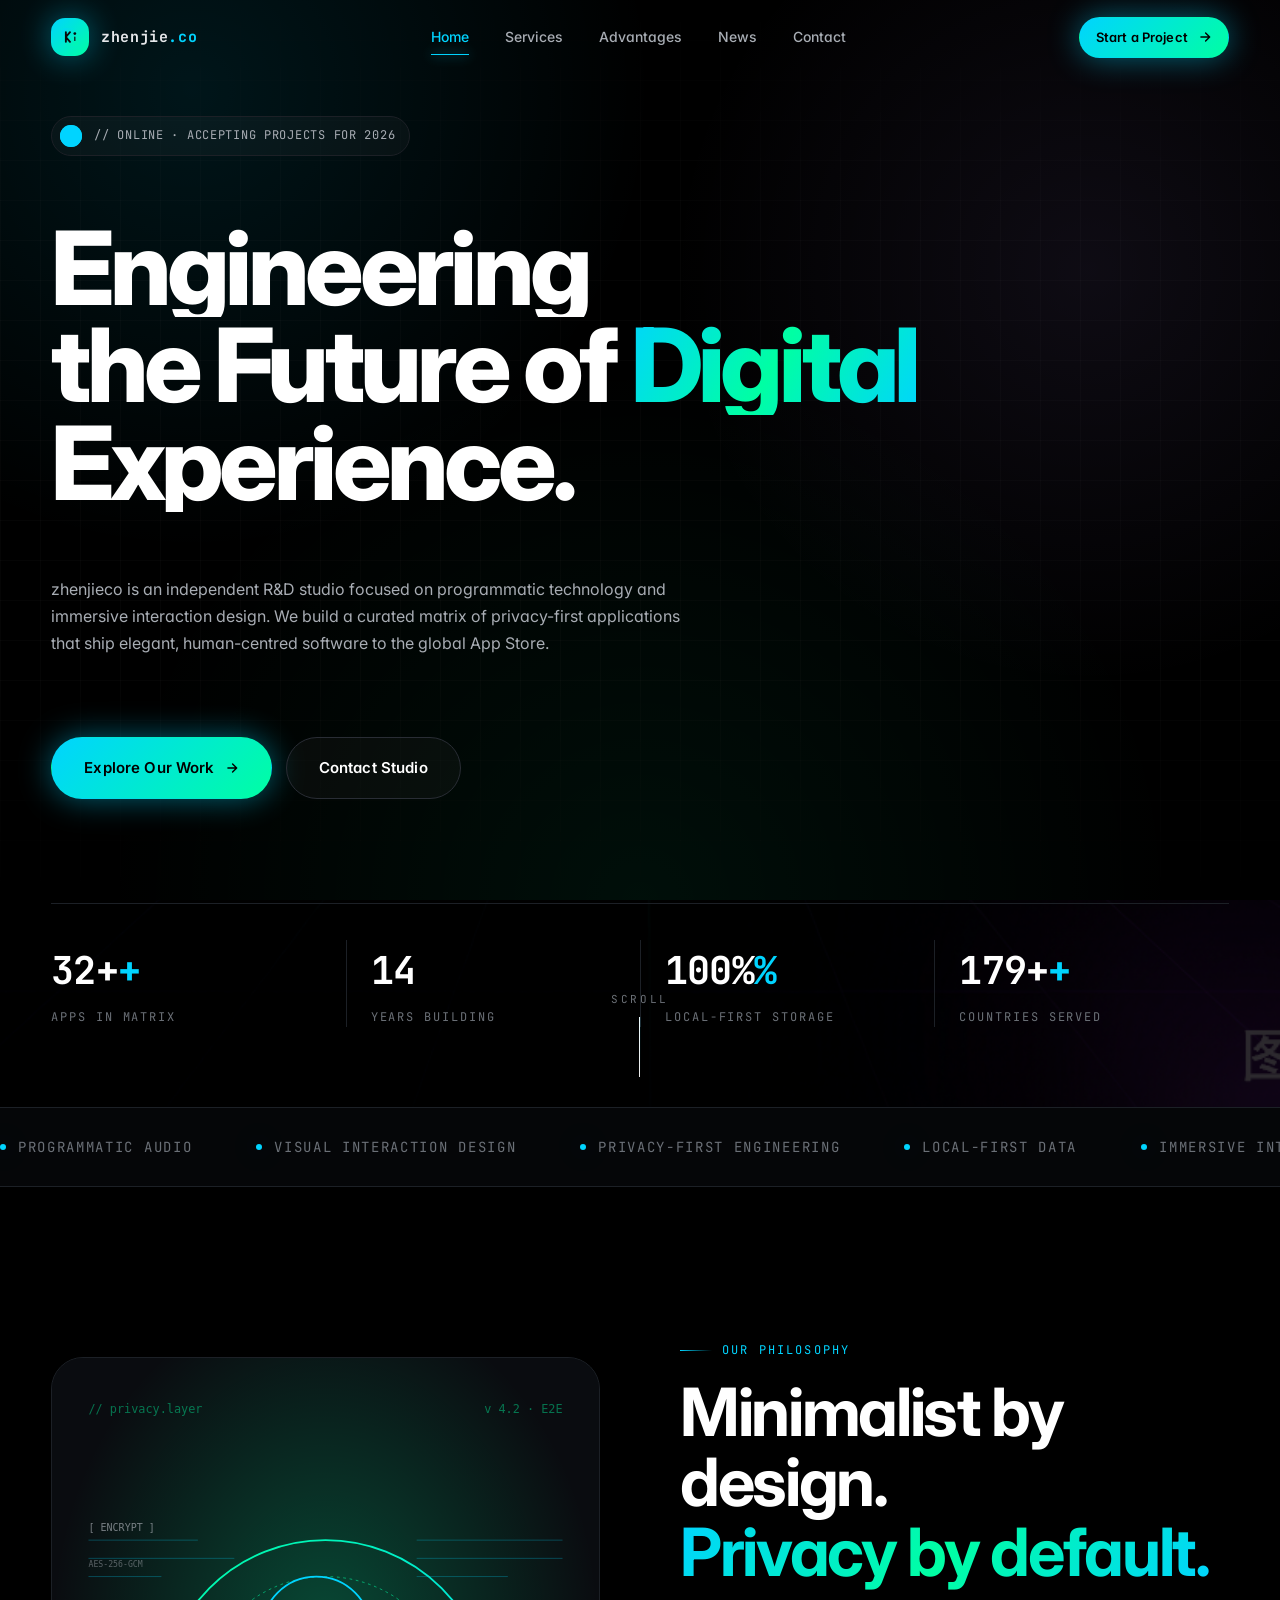
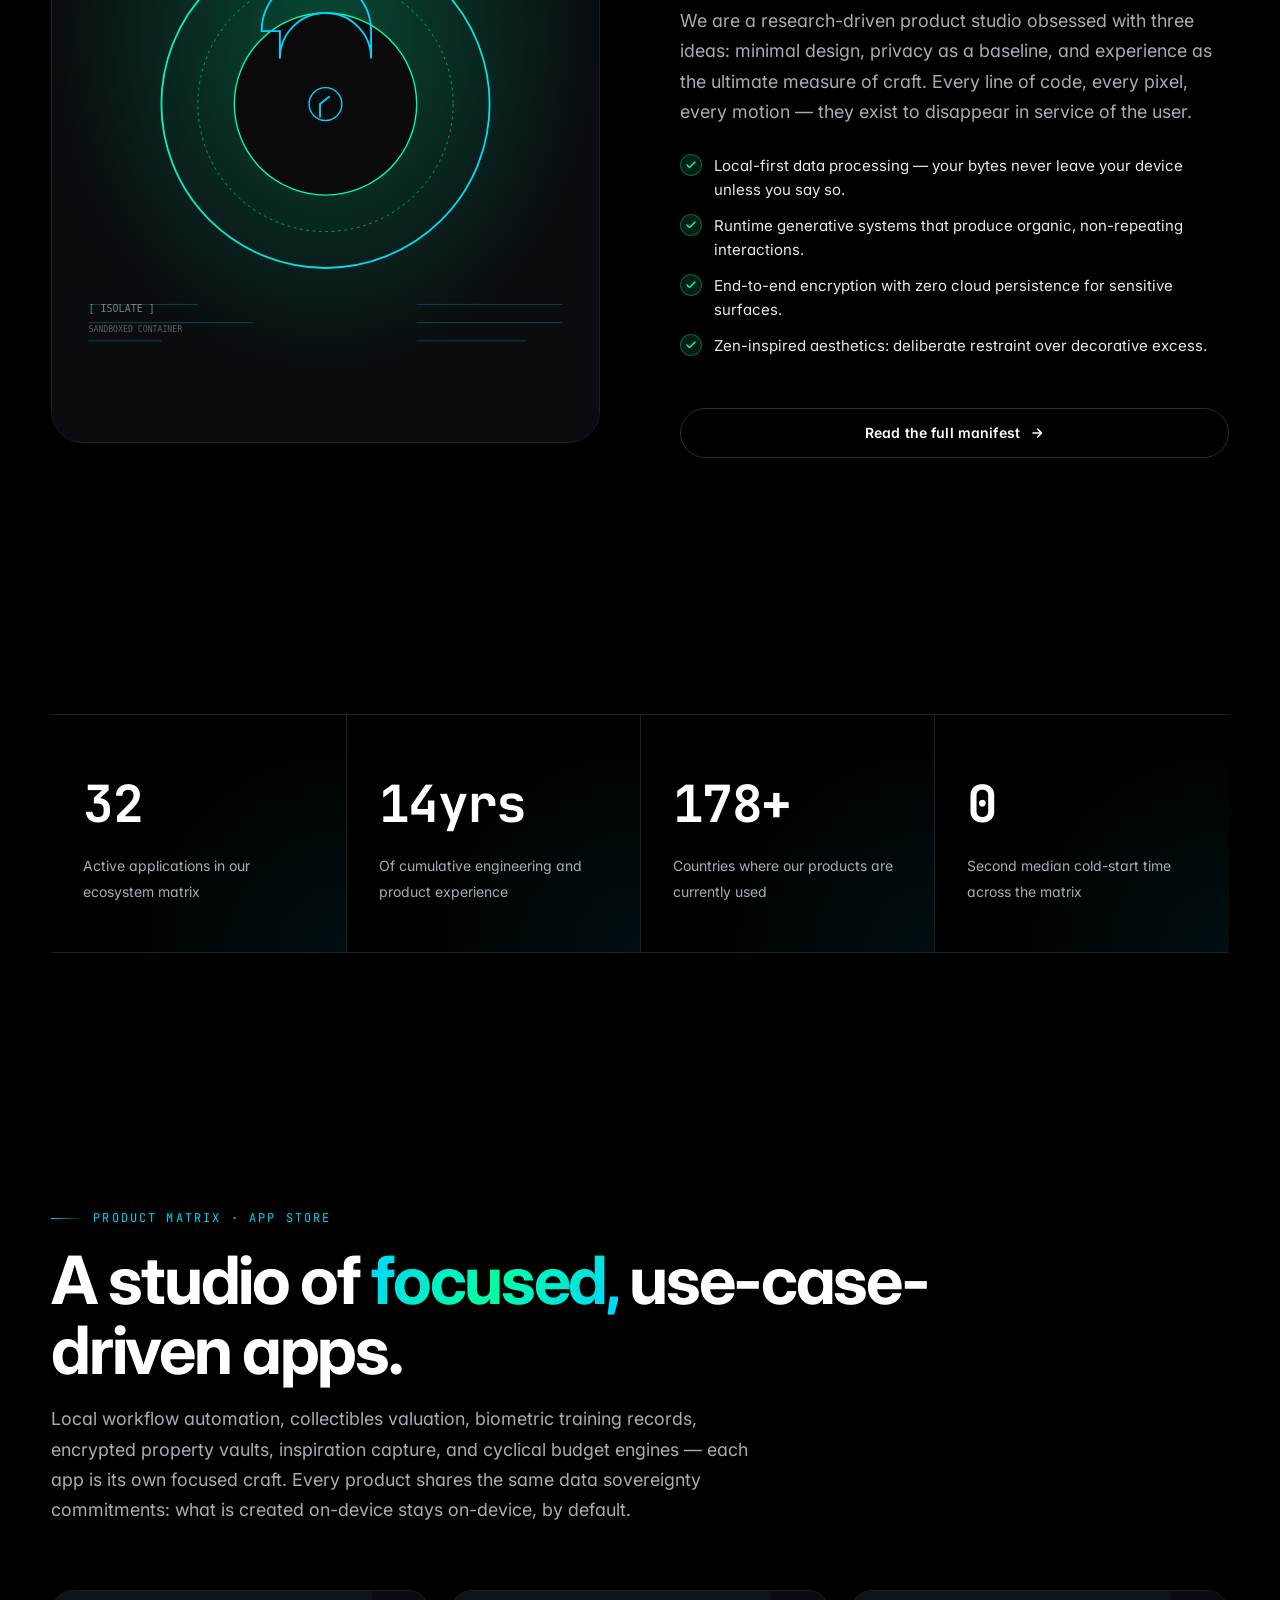
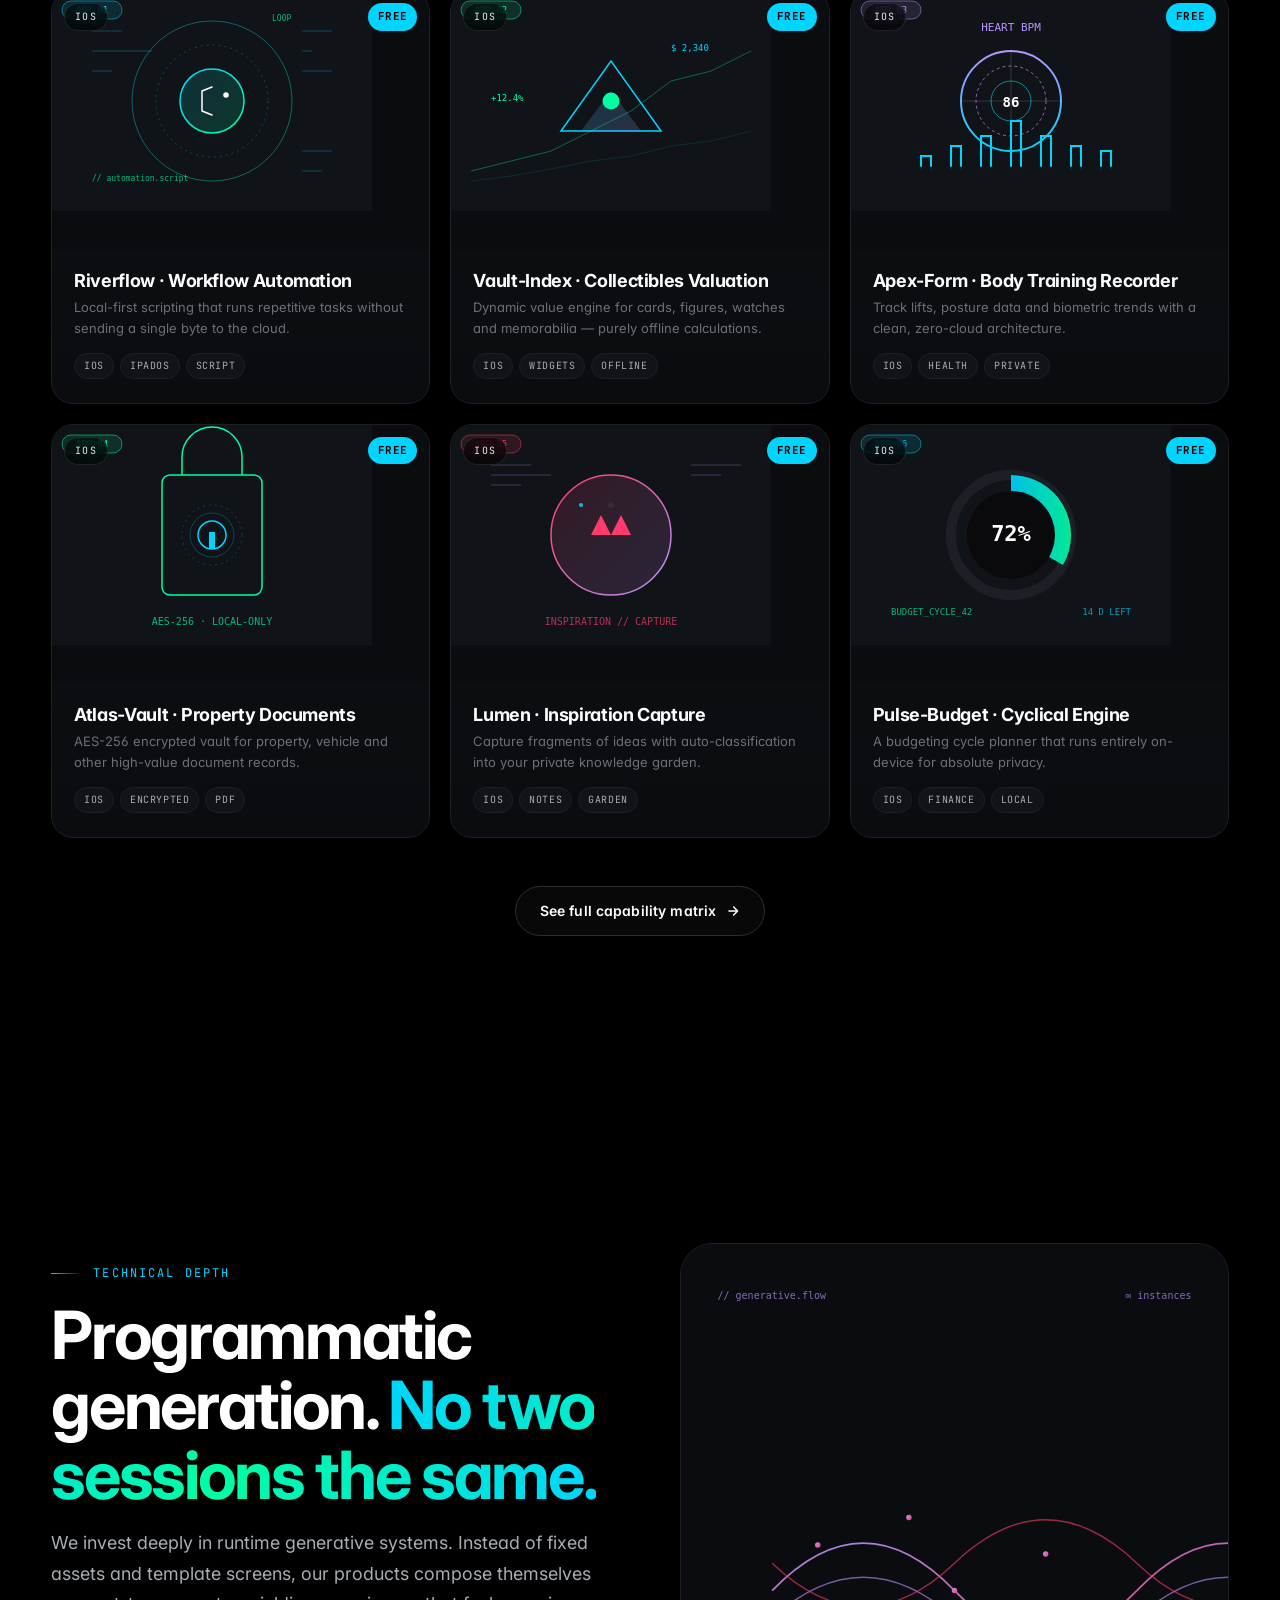
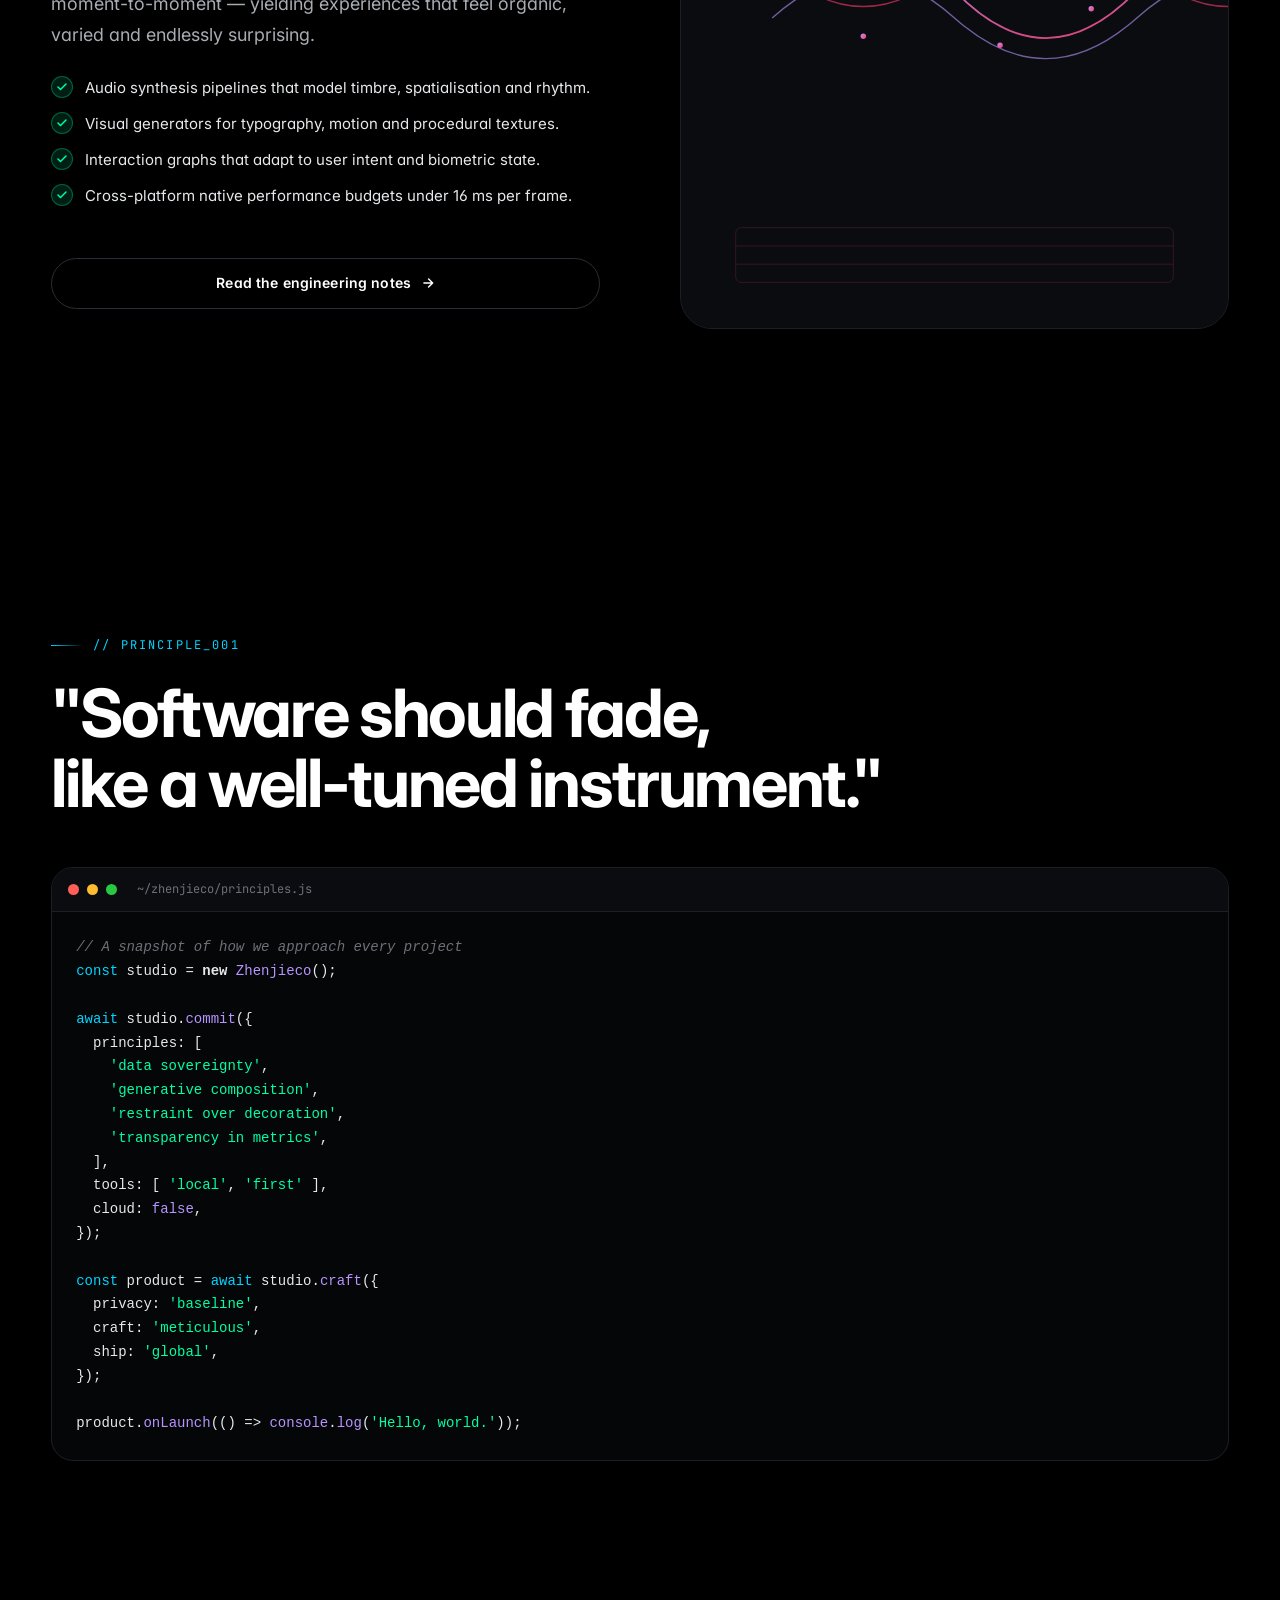
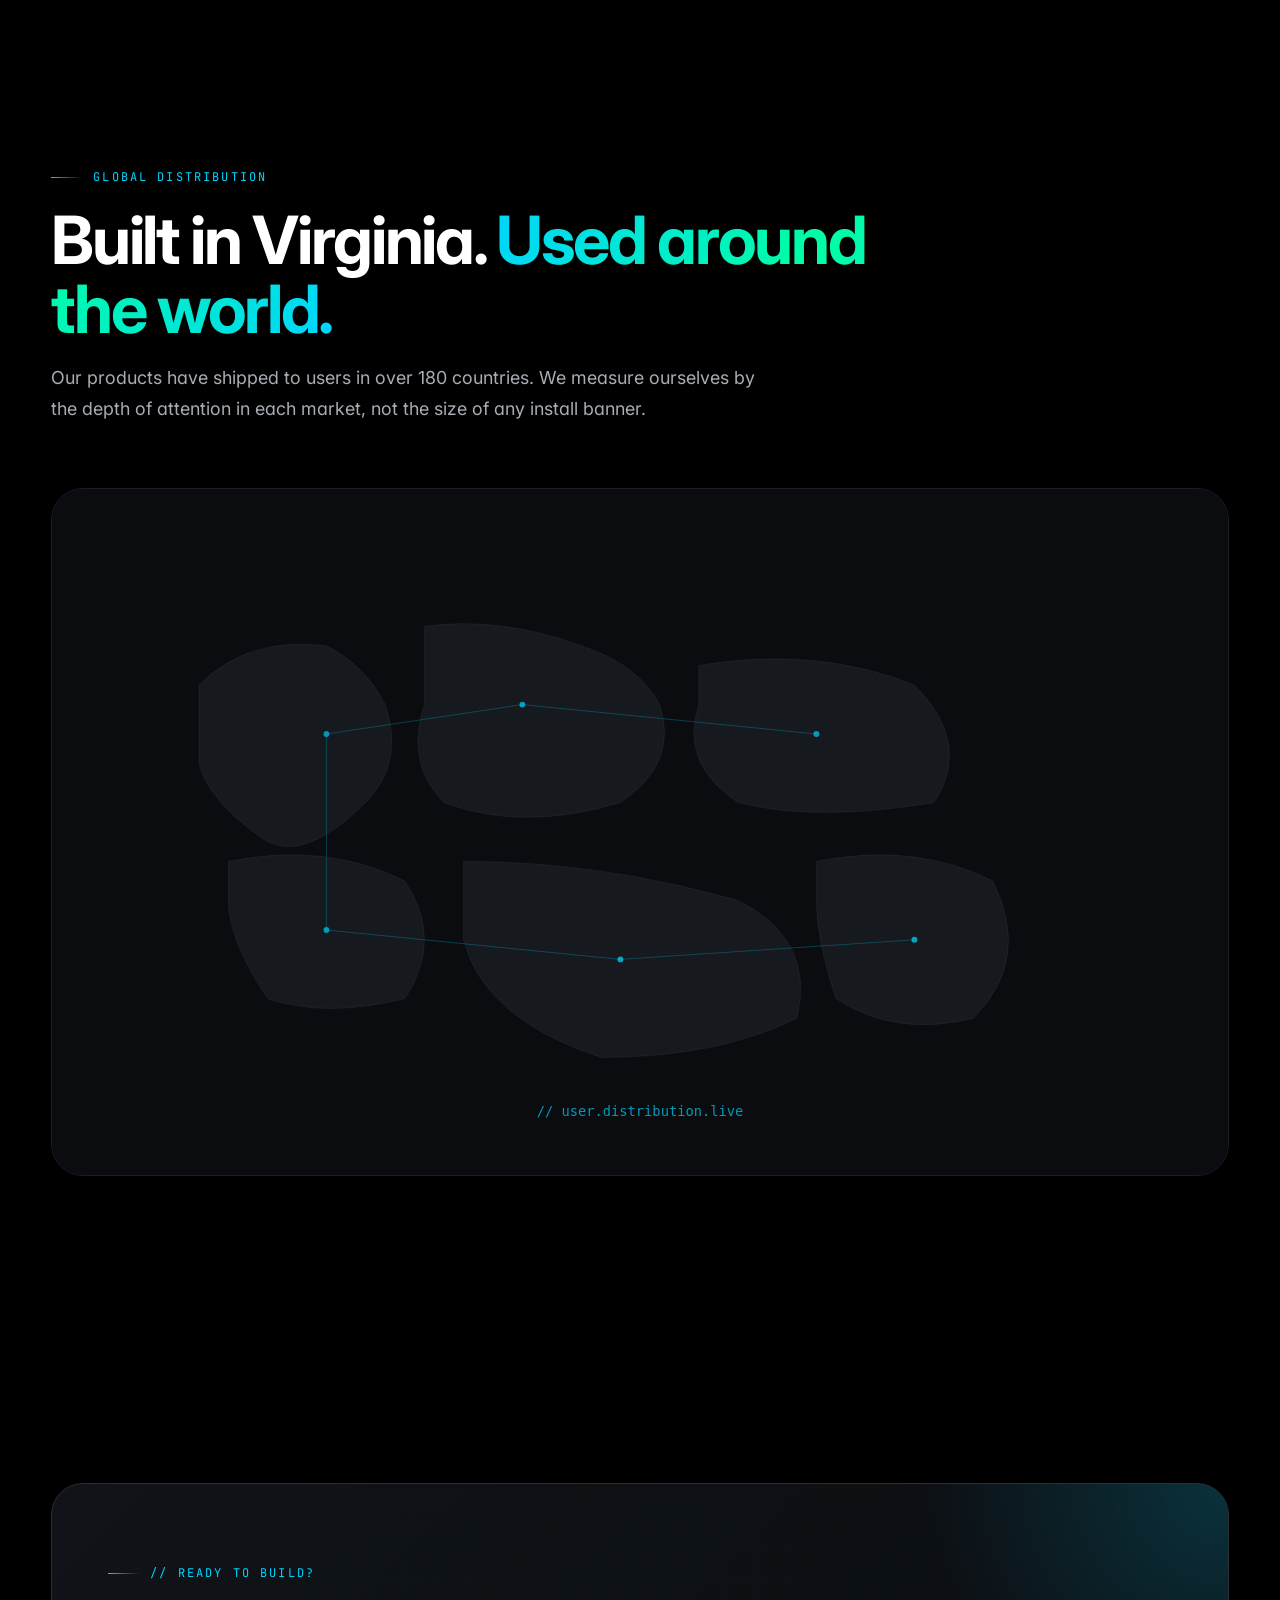
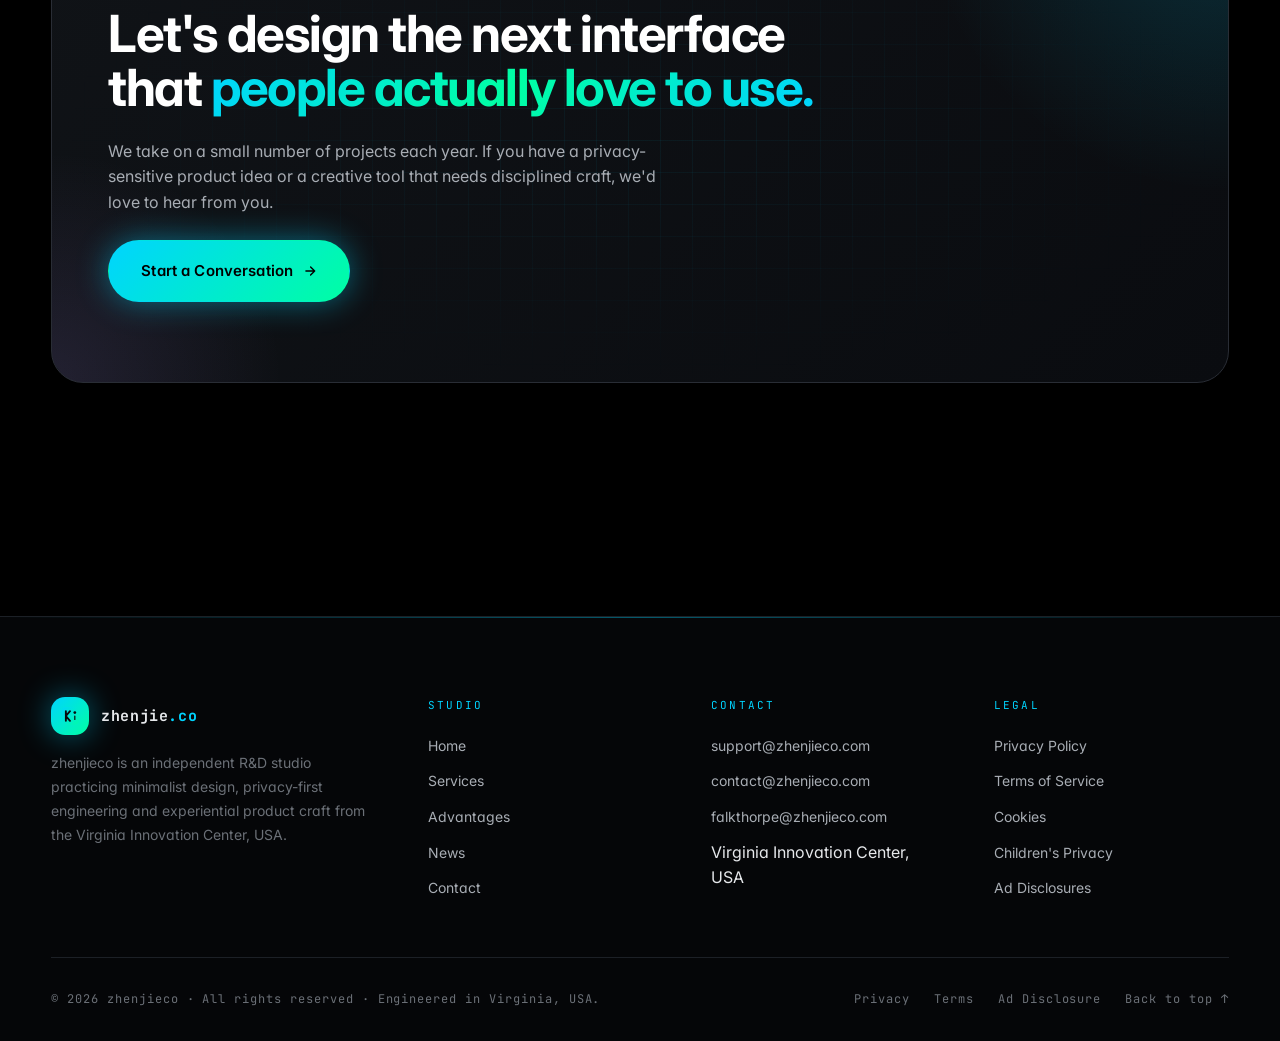
<file: index.html>
<!DOCTYPE html>
<html lang="en">
<head>
  <meta charset="UTF-8">
  <meta name="viewport" content="width=device-width, initial-scale=1.0, viewport-fit=cover">
  <title>zhenjieco · Engineering the Future of Digital Experience</title>
  <meta name="description" content="zhenjieco is an independent R&amp;D studio focused on programmatic technology, immersive interaction design, and privacy-first product engineering. Based in the Virginia Innovation Center, USA.">
  <meta name="keywords" content="zhenjieco, R&D studio, mobile applications, programmatic generation, privacy-first, immersive design, app development, App Store, software studio">
  <meta name="robots" content="index, follow, max-image-preview:large, max-snippet:-1">
  <meta name="author" content="zhenjieco">
  <meta name="theme-color" content="#000000">
  <meta name="application-name" content="zhenjieco">
  <meta name="apple-mobile-web-app-title" content="zhenjieco">
  <meta name="format-detection" content="telephone=no">

  <link rel="canonical" href="https://zhenjieco.com/">
  <link rel="alternate" hreflang="en" href="https://zhenjieco.com/">
  <link rel="alternate" hreflang="x-default" href="https://zhenjieco.com/">

  <!-- Open Graph -->
  <meta property="og:type" content="website">
  <meta property="og:site_name" content="zhenjieco">
  <meta property="og:title" content="zhenjieco · Engineering the Future of Digital Experience">
  <meta property="og:description" content="An independent R&D studio focused on programmatic technology, immersive interaction design, and privacy-first product engineering.">
  <meta property="og:url" content="https://zhenjieco.com/">
  <meta property="og:image" content="https://zhenjieco.com/images/hero-visual.svg">
  <meta property="og:image:type" content="image/svg+xml">
  <meta property="og:locale" content="en_US">

  <!-- Twitter -->
  <meta name="twitter:card" content="summary_large_image">
  <meta name="twitter:title" content="zhenjieco · Engineering the Future of Digital Experience">
  <meta name="twitter:description" content="An independent R&D studio focused on programmatic technology, immersive interaction design, and privacy-first product engineering.">
  <meta name="twitter:image" content="https://zhenjieco.com/images/hero-visual.svg">

  <link rel="icon" type="image/svg+xml" href="images/favicon.svg">
  <link rel="apple-touch-icon" href="images/favicon.svg">

  <!-- Fonts -->
  <link rel="preconnect" href="https://fonts.googleapis.com">
  <link rel="preconnect" href="https://fonts.gstatic.com" crossorigin>
  <link href="https://fonts.googleapis.com/css2?family=Inter:wght@300;400;500;600;700;800&family=JetBrains+Mono:wght@400;500;600;700&display=swap" rel="stylesheet">

  <link rel="stylesheet" href="css/main.css">
  <link rel="stylesheet" href="css/animations.css">
  <link rel="stylesheet" href="css/responsive.css">

  <!-- Schema.org -->
  <script type="application/ld+json">
  {
    "@context": "https://schema.org",
    "@type": "Organization",
    "name": "zhenjieco",
    "alternateName": "zhenjieco.com",
    "url": "https://zhenjieco.com",
    "logo": "https://zhenjieco.com/images/logo.svg",
    "email": "support@zhenjieco.com",
    "contactPoint": [{
      "@type": "ContactPoint",
      "email": "contact@zhenjieco.com",
      "contactType": "customer support",
      "areaServed": ["US", "EU", "GB"],
      "availableLanguage": ["English"]
    }],
    "address": {
      "@type": "PostalAddress",
      "streetAddress": "Virginia Innovation Center",
      "addressCountry": "US",
      "addressRegion": "VA"
    },
    "description": "An independent R&D studio focused on programmatic technology, immersive interaction design, and privacy-first product engineering."
  }
  </script>
</head>
<body>
  <div class="ambient"></div>

  <!-- Loading screen -->
  <div class="loader" aria-hidden="true">
    <div class="loader__inner">
      <div class="loader__brand">
        <img src="images/logo.svg" alt="" width="32" height="32">
        <span style="font-family:'JetBrains Mono',monospace;color:#00d4ff;">zhenjieco.com</span>
      </div>
      <div class="loader__bar"></div>
      <div class="loader__num">// initialising system</div>
    </div>
  </div>

  <!-- ============ NAVIGATION ============ -->
  <header class="nav" role="banner">
    <div class="nav__inner">
      <a class="nav__brand" href="index.html" aria-label="zhenjieco home">
        <span class="nav__logo"><img src="images/logo.svg" alt="" width="22" height="22"></span>
        <span class="nav__wordmark">zhenjie<span style="color:#00d4ff">.co</span></span>
      </a>
      <nav class="nav__menu" aria-label="Primary">
        <a class="nav__link" href="index.html">Home</a>
        <a class="nav__link" href="services.html">Services</a>
        <a class="nav__link" href="advantages.html">Advantages</a>
        <a class="nav__link" href="news.html">News</a>
        <a class="nav__link" href="contact.html">Contact</a>
      </nav>
      <div class="nav__actions">
        <a class="btn btn--sm btn--primary" href="contact.html" data-magnet>
          <span>Start a Project</span>
          <svg class="btn__icon" viewBox="0 0 24 24" fill="none" stroke="currentColor" stroke-width="2.4" stroke-linecap="round" stroke-linejoin="round"><path d="M5 12h14M13 5l7 7-7 7"/></svg>
        </a>
        <button class="nav__toggle" aria-label="Toggle menu" aria-expanded="false">
          <svg viewBox="0 0 24 24" fill="none" stroke-width="2" stroke-linecap="round" stroke-linejoin="round"><path d="M3 6h18M3 12h18M3 18h18"/></svg>
        </button>
      </div>
    </div>
  </header>

  <!-- ============ HERO ============ -->
  <section class="hero">
    <div class="hero__bg" aria-hidden="true"></div>
    <img class="hero__img" src="images/hero-bg.png" alt="" aria-hidden="true" width="2400" height="1350" loading="eager" fetchpriority="high">
    <canvas id="hero-canvas" class="hero__canvas" aria-hidden="true"></canvas>
    <div class="container">
      <div class="hero__grid">
        <div class="hero__eyebrow reveal">
          <span class="pulse"></span>
          <span>// ONLINE · ACCEPTING PROJECTS FOR 2026</span>
        </div>
        <h1 class="hero__title h-display">
          <span class="line"><span>Engineering</span></span>
          <span class="line"><span>the Future of <span class="accent gradient-text">Digital</span></span></span>
          <span class="line"><span>Experience.</span></span>
        </h1>
        <p class="hero__subtitle reveal anim-delay-3">
          zhenjieco is an independent R&amp;D studio focused on programmatic technology and immersive interaction design. We build a curated matrix of privacy-first applications that ship elegant, human-centred software to the global App Store.
        </p>
        <div class="hero__cta reveal anim-delay-4">
          <a class="btn btn--primary btn--lg" href="services.html" data-magnet>
            <span>Explore Our Work</span>
            <svg class="btn__icon" viewBox="0 0 24 24" fill="none" stroke="currentColor" stroke-width="2.4" stroke-linecap="round" stroke-linejoin="round"><path d="M5 12h14M13 5l7 7-7 7"/></svg>
          </a>
          <a class="btn btn--lg" href="contact.html" data-magnet>
            <span>Contact Studio</span>
          </a>
        </div>
        <div class="hero__metrics reveal anim-delay-5">
          <div class="hero__metric">
            <span class="num" data-counter="32" data-suffix="+">0</span>
            <span class="label">Apps in Matrix</span>
          </div>
          <div class="hero__metric">
            <span class="num" data-counter="14" data-suffix="">0</span>
            <span class="label">Years Building</span>
          </div>
          <div class="hero__metric">
            <span class="num" data-counter="100" data-suffix="%">0</span>
            <span class="label">Local-First Storage</span>
          </div>
          <div class="hero__metric">
            <span class="num" data-counter="180" data-suffix="+">0</span>
            <span class="label">Countries Served</span>
          </div>
        </div>
      </div>
    </div>
    <div class="hero__scroll">
      <span>SCROLL</span>
      <span class="line-anim"></span>
    </div>
  </section>

  <!-- ============ MARQUEE STRIP ============ -->
  <div class="marquee" aria-hidden="true">
    <div class="marquee__track">
      <span><span class="dot"></span>PROGRAMMATIC AUDIO</span>
      <span><span class="dot"></span>VISUAL INTERACTION DESIGN</span>
      <span><span class="dot"></span>PRIVACY-FIRST ENGINEERING</span>
      <span><span class="dot"></span>LOCAL-FIRST DATA</span>
      <span><span class="dot"></span>IMMERSIVE INTERACTION</span>
      <span><span class="dot"></span>PRODUCT INNOVATION</span>
      <span><span class="dot"></span>RUNTIME GENERATION</span>
      <span><span class="dot"></span>ZEN AESTHETIC</span>
      <span><span class="dot"></span>PROGRAMMATIC AUDIO</span>
      <span><span class="dot"></span>VISUAL INTERACTION DESIGN</span>
      <span><span class="dot"></span>PRIVACY-FIRST ENGINEERING</span>
      <span><span class="dot"></span>LOCAL-FIRST DATA</span>
      <span><span class="dot"></span>IMMERSIVE INTERACTION</span>
      <span><span class="dot"></span>PRODUCT INNOVATION</span>
      <span><span class="dot"></span>RUNTIME GENERATION</span>
      <span><span class="dot"></span>ZEN AESTHETIC</span>
    </div>
  </div>

  <!-- ============ PHILOSOPHY SPLIT ============ -->
  <section class="section">
    <div class="container">
      <div class="split">
        <div class="split__art reveal reveal--left">
          <img src="images/split-1.svg" alt="Privacy architecture diagram" width="600" height="750" loading="lazy">
        </div>
        <div class="split__copy reveal reveal--right">
          <span class="eyebrow">OUR PHILOSOPHY</span>
          <h2 class="h-1">Minimalist by design.<br><span class="gradient-text">Privacy by default.</span></h2>
          <p class="lead">
            We are a research-driven product studio obsessed with three ideas: minimal design, privacy as a baseline, and experience as the ultimate measure of craft. Every line of code, every pixel, every motion — they exist to disappear in service of the user.
          </p>
          <ul class="split__list">
            <li><span class="check"><svg viewBox="0 0 24 24" fill="none" stroke="currentColor" stroke-width="3" stroke-linecap="round" stroke-linejoin="round"><polyline points="20 6 9 17 4 12"/></svg></span>Local-first data processing — your bytes never leave your device unless you say so.</li>
            <li><span class="check"><svg viewBox="0 0 24 24" fill="none" stroke="currentColor" stroke-width="3" stroke-linecap="round" stroke-linejoin="round"><polyline points="20 6 9 17 4 12"/></svg></span>Runtime generative systems that produce organic, non-repeating interactions.</li>
            <li><span class="check"><svg viewBox="0 0 24 24" fill="none" stroke="currentColor" stroke-width="3" stroke-linecap="round" stroke-linejoin="round"><polyline points="20 6 9 17 4 12"/></svg></span>End-to-end encryption with zero cloud persistence for sensitive surfaces.</li>
            <li><span class="check"><svg viewBox="0 0 24 24" fill="none" stroke="currentColor" stroke-width="3" stroke-linecap="round" stroke-linejoin="round"><polyline points="20 6 9 17 4 12"/></svg></span>Zen-inspired aesthetics: deliberate restraint over decorative excess.</li>
          </ul>
          <a class="btn btn--ghost mt-8" href="advantages.html" data-magnet>
            <span>Read the full manifest</span>
            <svg class="btn__icon" viewBox="0 0 24 24" fill="none" stroke="currentColor" stroke-width="2.4" stroke-linecap="round" stroke-linejoin="round"><path d="M5 12h14M13 5l7 7-7 7"/></svg>
          </a>
        </div>
      </div>
    </div>
  </section>

  <!-- ============ STATS BAR ============ -->
  <section class="section--tight">
    <div class="container">
      <div class="stats reveal">
        <div class="stat">
          <span class="stat__num" data-counter="32" data-suffix="">0</span>
          <span class="stat__label">Active applications in our ecosystem matrix</span>
          <div class="stat__bg"></div>
        </div>
        <div class="stat">
          <span class="stat__num" data-counter="14" data-suffix="yrs">0</span>
          <span class="stat__label">Of cumulative engineering and product experience</span>
          <div class="stat__bg"></div>
        </div>
        <div class="stat">
          <span class="stat__num" data-counter="180" data-suffix="+">0</span>
          <span class="stat__label">Countries where our products are currently used</span>
          <div class="stat__bg"></div>
        </div>
        <div class="stat">
          <span class="stat__num" data-counter="0" data-suffix="">0<span style="color:var(--accent)">.</span>3</span>
          <span class="stat__label">Second median cold-start time across the matrix</span>
          <div class="stat__bg"></div>
        </div>
      </div>
    </div>
  </section>

  <!-- ============ APP MATRIX ============ -->
  <section class="section" id="matrix">
    <div class="container">
      <div class="section-head reveal">
        <span class="eyebrow">PRODUCT MATRIX · APP STORE</span>
        <h2 class="h-1">A studio of <span class="gradient-text">focused,</span> use-case-driven apps.</h2>
        <p class="lead">Local workflow automation, collectibles valuation, biometric training records, encrypted property vaults, inspiration capture, and cyclical budget engines — each app is its own focused craft. Every product shares the same data sovereignty commitments: what is created on-device stays on-device, by default.</p>
      </div>
      <div class="apps stagger">
        <article class="app" data-tilt>
          <div class="app__visual">
            <img src="images/app-1.svg" alt="Workflow automation app icon" width="320" height="220" loading="lazy">
            <span class="app__platform">iOS</span>
            <span class="app__price">FREE</span>
          </div>
          <div class="app__body">
            <h3 class="app__title">Riverflow · Workflow Automation</h3>
            <p class="app__desc">Local-first scripting that runs repetitive tasks without sending a single byte to the cloud.</p>
            <div class="app__tags"><span class="app__tag">iOS</span><span class="app__tag">iPadOS</span><span class="app__tag">SCRIPT</span></div>
          </div>
        </article>
        <article class="app" data-tilt>
          <div class="app__visual">
            <img src="images/app-2.svg" alt="Collectibles valuation app icon" width="320" height="220" loading="lazy">
            <span class="app__platform">iOS</span>
            <span class="app__price">FREE</span>
          </div>
          <div class="app__body">
            <h3 class="app__title">Vault-Index · Collectibles Valuation</h3>
            <p class="app__desc">Dynamic value engine for cards, figures, watches and memorabilia — purely offline calculations.</p>
            <div class="app__tags"><span class="app__tag">iOS</span><span class="app__tag">WIDGETS</span><span class="app__tag">OFFLINE</span></div>
          </div>
        </article>
        <article class="app" data-tilt>
          <div class="app__visual">
            <img src="images/app-3.svg" alt="Body training recorder app icon" width="320" height="220" loading="lazy">
            <span class="app__platform">iOS</span>
            <span class="app__price">FREE</span>
          </div>
          <div class="app__body">
            <h3 class="app__title">Apex-Form · Body Training Recorder</h3>
            <p class="app__desc">Track lifts, posture data and biometric trends with a clean, zero-cloud architecture.</p>
            <div class="app__tags"><span class="app__tag">iOS</span><span class="app__tag">HEALTH</span><span class="app__tag">PRIVATE</span></div>
          </div>
        </article>
        <article class="app" data-tilt>
          <div class="app__visual">
            <img src="images/app-4.svg" alt="Encrypted property vault app icon" width="320" height="220" loading="lazy">
            <span class="app__platform">iOS</span>
            <span class="app__price">FREE</span>
          </div>
          <div class="app__body">
            <h3 class="app__title">Atlas-Vault · Property Documents</h3>
            <p class="app__desc">AES-256 encrypted vault for property, vehicle and other high-value document records.</p>
            <div class="app__tags"><span class="app__tag">iOS</span><span class="app__tag">ENCRYPTED</span><span class="app__tag">PDF</span></div>
          </div>
        </article>
        <article class="app" data-tilt>
          <div class="app__visual">
            <img src="images/app-5.svg" alt="Inspiration capture app icon" width="320" height="220" loading="lazy">
            <span class="app__platform">iOS</span>
            <span class="app__price">FREE</span>
          </div>
          <div class="app__body">
            <h3 class="app__title">Lumen · Inspiration Capture</h3>
            <p class="app__desc">Capture fragments of ideas with auto-classification into your private knowledge garden.</p>
            <div class="app__tags"><span class="app__tag">iOS</span><span class="app__tag">NOTES</span><span class="app__tag">GARDEN</span></div>
          </div>
        </article>
        <article class="app" data-tilt>
          <div class="app__visual">
            <img src="images/app-6.svg" alt="Cyclical budget engine app icon" width="320" height="220" loading="lazy">
            <span class="app__platform">iOS</span>
            <span class="app__price">FREE</span>
          </div>
          <div class="app__body">
            <h3 class="app__title">Pulse-Budget · Cyclical Engine</h3>
            <p class="app__desc">A budgeting cycle planner that runs entirely on-device for absolute privacy.</p>
            <div class="app__tags"><span class="app__tag">iOS</span><span class="app__tag">FINANCE</span><span class="app__tag">LOCAL</span></div>
          </div>
        </article>
      </div>
      <div class="text-center mt-12 reveal">
        <a class="btn" href="services.html" data-magnet>
          <span>See full capability matrix</span>
          <svg class="btn__icon" viewBox="0 0 24 24" fill="none" stroke="currentColor" stroke-width="2.4" stroke-linecap="round" stroke-linejoin="round"><path d="M5 12h14M13 5l7 7-7 7"/></svg>
        </a>
      </div>
    </div>
  </section>

  <!-- ============ TECH DEPTH SPLIT ============ -->
  <section class="section">
    <div class="container">
      <div class="split split--reverse">
        <div class="split__art reveal reveal--left">
          <img src="images/split-2.svg" alt="Generative design illustration" width="600" height="750" loading="lazy">
        </div>
        <div class="split__copy reveal reveal--right">
          <span class="eyebrow">TECHNICAL DEPTH</span>
          <h2 class="h-1">Programmatic generation. <span class="gradient-text">No two sessions the same.</span></h2>
          <p class="lead">We invest deeply in runtime generative systems. Instead of fixed assets and template screens, our products compose themselves moment-to-moment — yielding experiences that feel organic, varied and endlessly surprising.</p>
          <ul class="split__list">
            <li><span class="check"><svg viewBox="0 0 24 24" fill="none" stroke="currentColor" stroke-width="3" stroke-linecap="round" stroke-linejoin="round"><polyline points="20 6 9 17 4 12"/></svg></span>Audio synthesis pipelines that model timbre, spatialisation and rhythm.</li>
            <li><span class="check"><svg viewBox="0 0 24 24" fill="none" stroke="currentColor" stroke-width="3" stroke-linecap="round" stroke-linejoin="round"><polyline points="20 6 9 17 4 12"/></svg></span>Visual generators for typography, motion and procedural textures.</li>
            <li><span class="check"><svg viewBox="0 0 24 24" fill="none" stroke="currentColor" stroke-width="3" stroke-linecap="round" stroke-linejoin="round"><polyline points="20 6 9 17 4 12"/></svg></span>Interaction graphs that adapt to user intent and biometric state.</li>
            <li><span class="check"><svg viewBox="0 0 24 24" fill="none" stroke="currentColor" stroke-width="3" stroke-linecap="round" stroke-linejoin="round"><polyline points="20 6 9 17 4 12"/></svg></span>Cross-platform native performance budgets under 16 ms per frame.</li>
          </ul>
          <a class="btn btn--ghost mt-8" href="advantages.html" data-magnet>
            <span>Read the engineering notes</span>
            <svg class="btn__icon" viewBox="0 0 24 24" fill="none" stroke="currentColor" stroke-width="2.4" stroke-linecap="round" stroke-linejoin="round"><path d="M5 12h14M13 5l7 7-7 7"/></svg>
          </a>
        </div>
      </div>
    </div>
  </section>

  <!-- ============ TERMINAL SECTION ============ -->
  <section class="section">
    <div class="container">
      <div class="reveal" style="display: grid; grid-template-columns: 1fr; gap: 24px;">
        <span class="eyebrow">// PRINCIPLE_001</span>
        <h2 class="h-1">"Software should fade,<br>like a well-tuned instrument."</h2>
      </div>
      <div class="terminal mt-12 reveal" data-tilt>
        <div class="terminal__bar">
          <span class="dot r"></span><span class="dot y"></span><span class="dot g"></span>
          <span class="title">~/zhenjieco/principles.js</span>
        </div>
        <pre class="terminal__body"><span class="c">// A snapshot of how we approach every project</span>
<span class="k">const</span> studio = <span class="b">new</span> <span class="n">Zhenjieco</span>();

<span class="k">await</span> studio.<span class="n">commit</span>({
  principles: [
    <span class="s">'data sovereignty'</span>,
    <span class="s">'generative composition'</span>,
    <span class="s">'restraint over decoration'</span>,
    <span class="s">'transparency in metrics'</span>,
  ],
  tools: [ <span class="s">'local'</span>, <span class="s">'first'</span> ],
  cloud: <span class="n">false</span>,
});

<span class="k">const</span> product = <span class="k">await</span> studio.<span class="n">craft</span>({
  privacy: <span class="s">'baseline'</span>,
  craft: <span class="s">'meticulous'</span>,
  ship: <span class="s">'global'</span>,
});

product.<span class="n">onLaunch</span>(() =&gt; <span class="n">console</span>.<span class="n">log</span>(<span class="s">'Hello, world.'</span>));</pre>
      </div>
    </div>
  </section>

  <!-- ============ WORLD MAP ============ -->
  <section class="section">
    <div class="container">
      <div class="section-head reveal">
        <span class="eyebrow">GLOBAL DISTRIBUTION</span>
        <h2 class="h-1">Built in Virginia. <span class="gradient-text">Used around the world.</span></h2>
        <p class="lead">Our products have shipped to users in over 180 countries. We measure ourselves by the depth of attention in each market, not the size of any install banner.</p>
      </div>
      <div class="reveal">
        <img src="images/world-map.svg" alt="Worldwide distribution map" width="1200" height="700" loading="lazy" style="width:100%; height:auto; border-radius: var(--r-xl); border: 1px solid var(--line);">
      </div>
    </div>
  </section>

  <!-- ============ CTA ============ -->
  <section class="section">
    <div class="container">
      <div class="cta reveal">
        <div class="cta__inner">
          <span class="eyebrow">// READY TO BUILD?</span>
          <h2 class="cta__title">Let's design the next interface that <span class="gradient-text">people actually love to use.</span></h2>
          <p class="cta__desc">We take on a small number of projects each year. If you have a privacy-sensitive product idea or a creative tool that needs disciplined craft, we'd love to hear from you.</p>
          <a class="btn btn--primary btn--lg" href="contact.html" data-magnet>
            <span>Start a Conversation</span>
            <svg class="btn__icon" viewBox="0 0 24 24" fill="none" stroke="currentColor" stroke-width="2.4" stroke-linecap="round" stroke-linejoin="round"><path d="M5 12h14M13 5l7 7-7 7"/></svg>
          </a>
        </div>
      </div>
    </div>
  </section>

  <!-- ============ FOOTER ============ -->
  <footer class="footer" role="contentinfo">
    <div class="container">
      <div class="footer__top">
        <div class="footer__brand">
          <a class="nav__brand" href="index.html" aria-label="zhenjieco home">
            <span class="nav__logo"><img src="images/logo.svg" alt="" width="22" height="22"></span>
            <span class="nav__wordmark">zhenjie<span style="color:#00d4ff">.co</span></span>
          </a>
          <p>zhenjieco is an independent R&amp;D studio practicing minimalist design, privacy-first engineering and experiential product craft from the Virginia Innovation Center, USA.</p>
        </div>
        <div>
          <div class="footer__heading">STUDIO</div>
          <ul class="footer__list">
            <li><a href="index.html">Home</a></li>
            <li><a href="services.html">Services</a></li>
            <li><a href="advantages.html">Advantages</a></li>
            <li><a href="news.html">News</a></li>
            <li><a href="contact.html">Contact</a></li>
          </ul>
        </div>
        <div>
          <div class="footer__heading">CONTACT</div>
          <ul class="footer__list">
            <li><a href="mailto:support@zhenjieco.com">support@zhenjieco.com</a></li>
            <li><a href="mailto:contact@zhenjieco.com">contact@zhenjieco.com</a></li>
            <li><a href="mailto:falkthorpe@zhenjieco.com">falkthorpe@zhenjieco.com</a></li>
            <li>Virginia Innovation Center, USA</li>
          </ul>
        </div>
        <div>
          <div class="footer__heading">LEGAL</div>
          <ul class="footer__list">
            <li><a href="privacy.html">Privacy Policy</a></li>
            <li><a href="terms.html">Terms of Service</a></li>
            <li><a href="privacy.html#cookies">Cookies</a></li>
            <li><a href="privacy.html#children">Children's Privacy</a></li>
            <li><a href="privacy.html#ads">Ad Disclosures</a></li>
          </ul>
        </div>
      </div>
      <div class="footer__bottom">
        <span>© <span data-year>2026</span> zhenjieco · All rights reserved · Engineered in Virginia, USA.</span>
        <div class="footer__legal">
          <a href="privacy.html">Privacy</a>
          <a href="terms.html">Terms</a>
          <a href="privacy.html#ads">Ad Disclosure</a>
          <a href="#top">Back to top ↑</a>
        </div>
      </div>
    </div>
  </footer>

  <script src="js/main.js" defer></script>
  <script src="js/animations.js" defer></script>
  <script src="js/effects.js" defer></script>
</body>
</html>
</file>
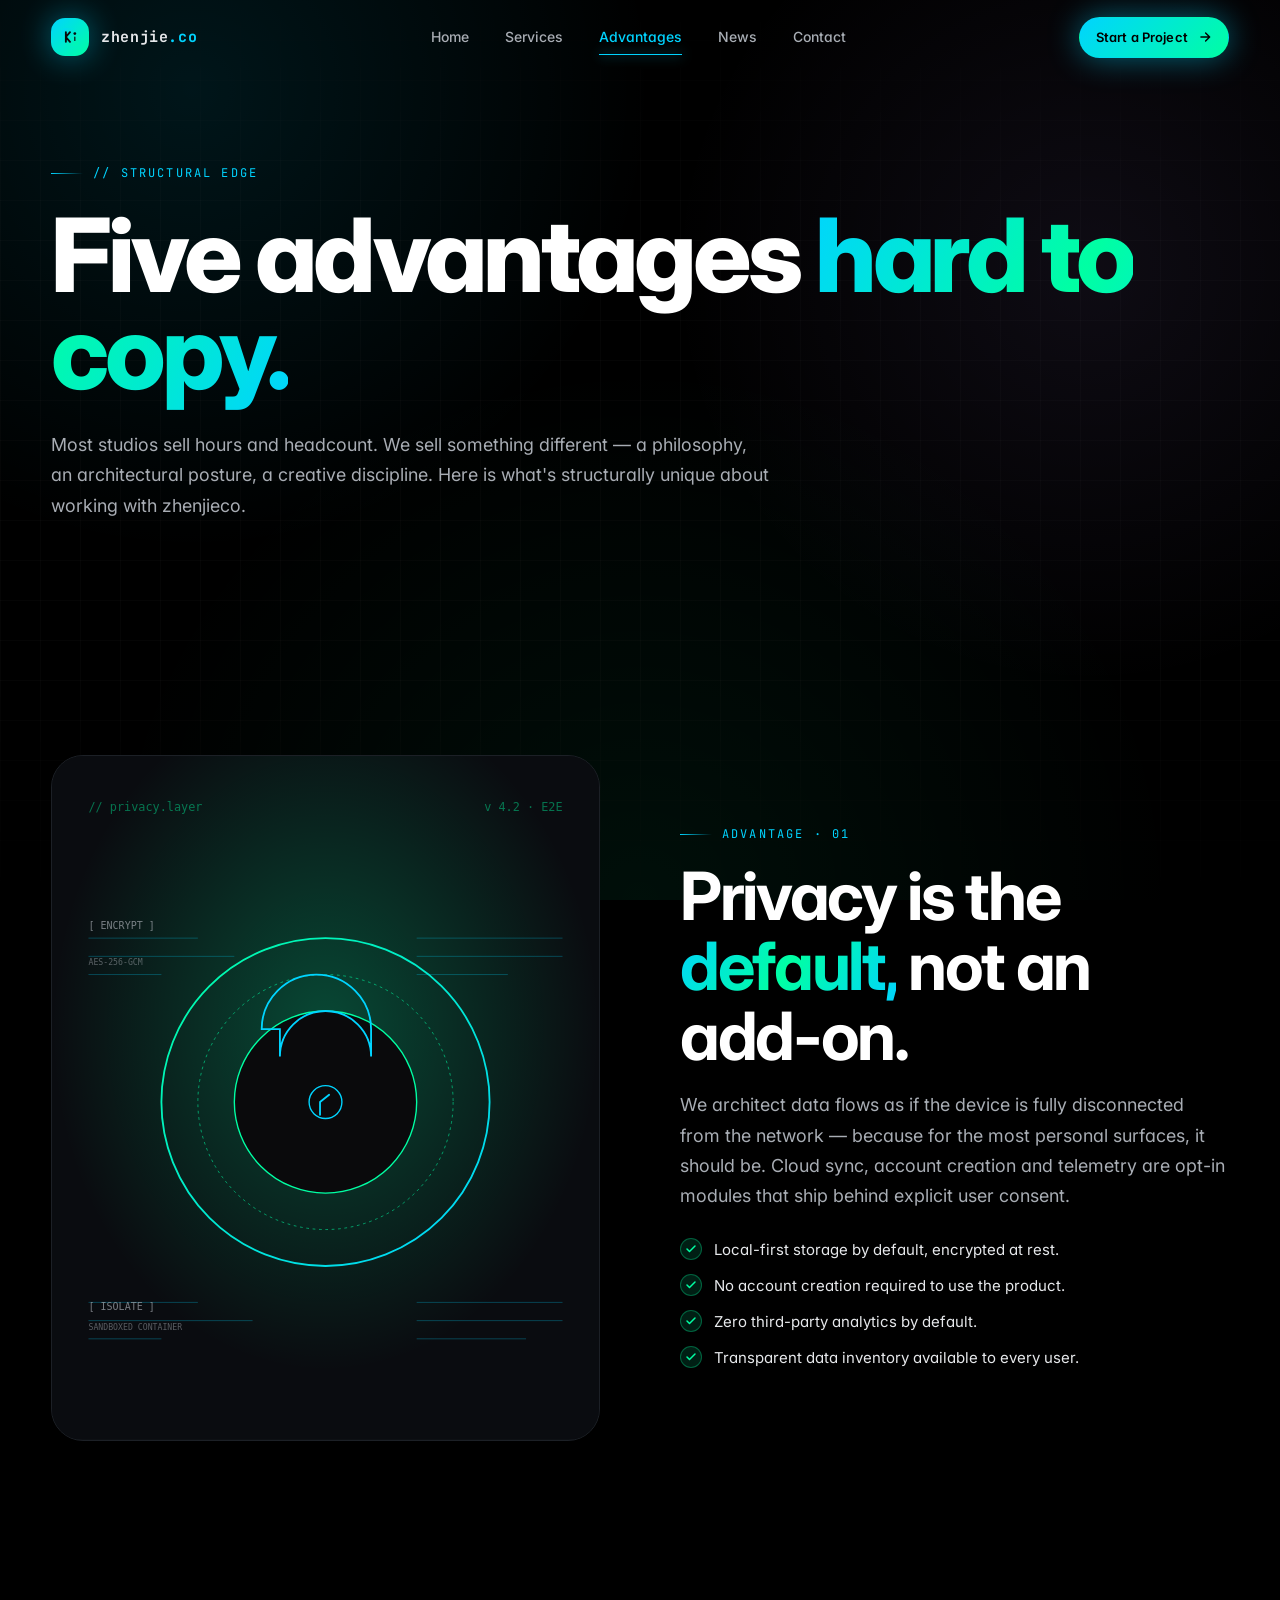
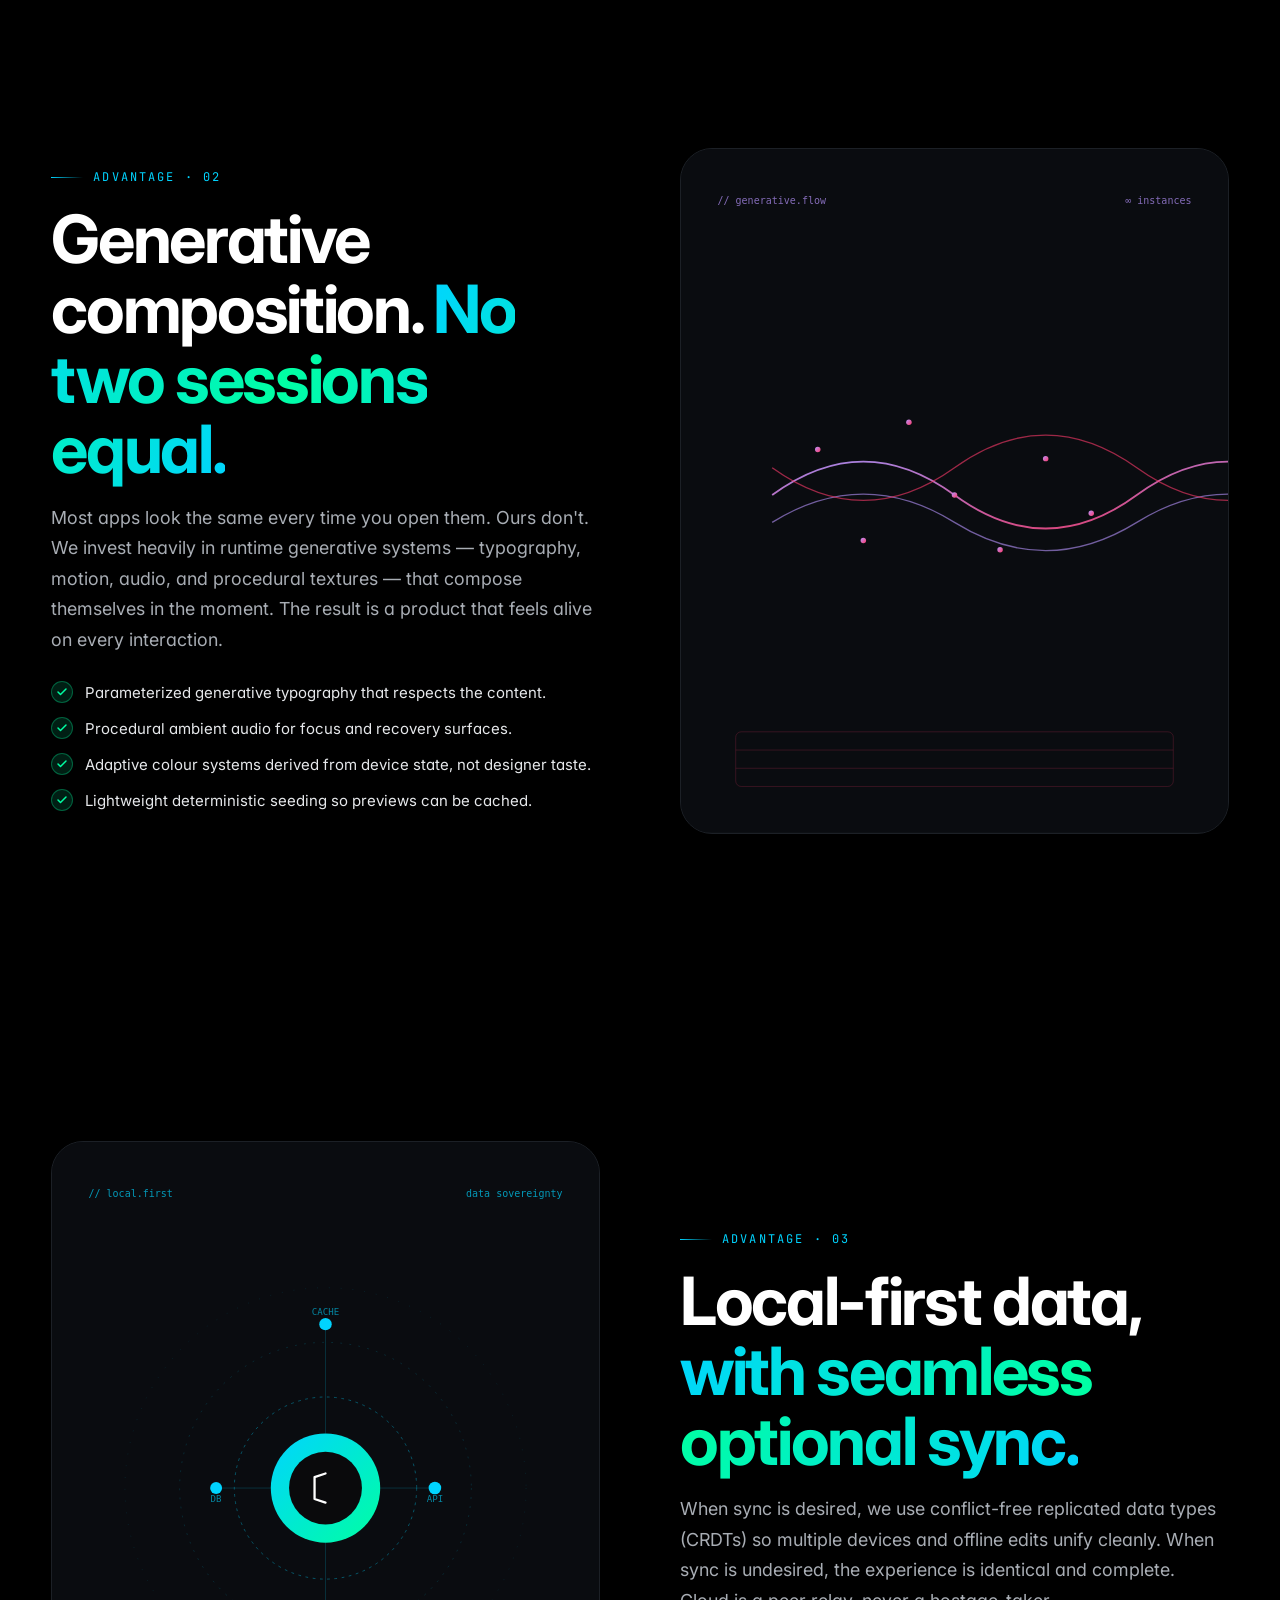
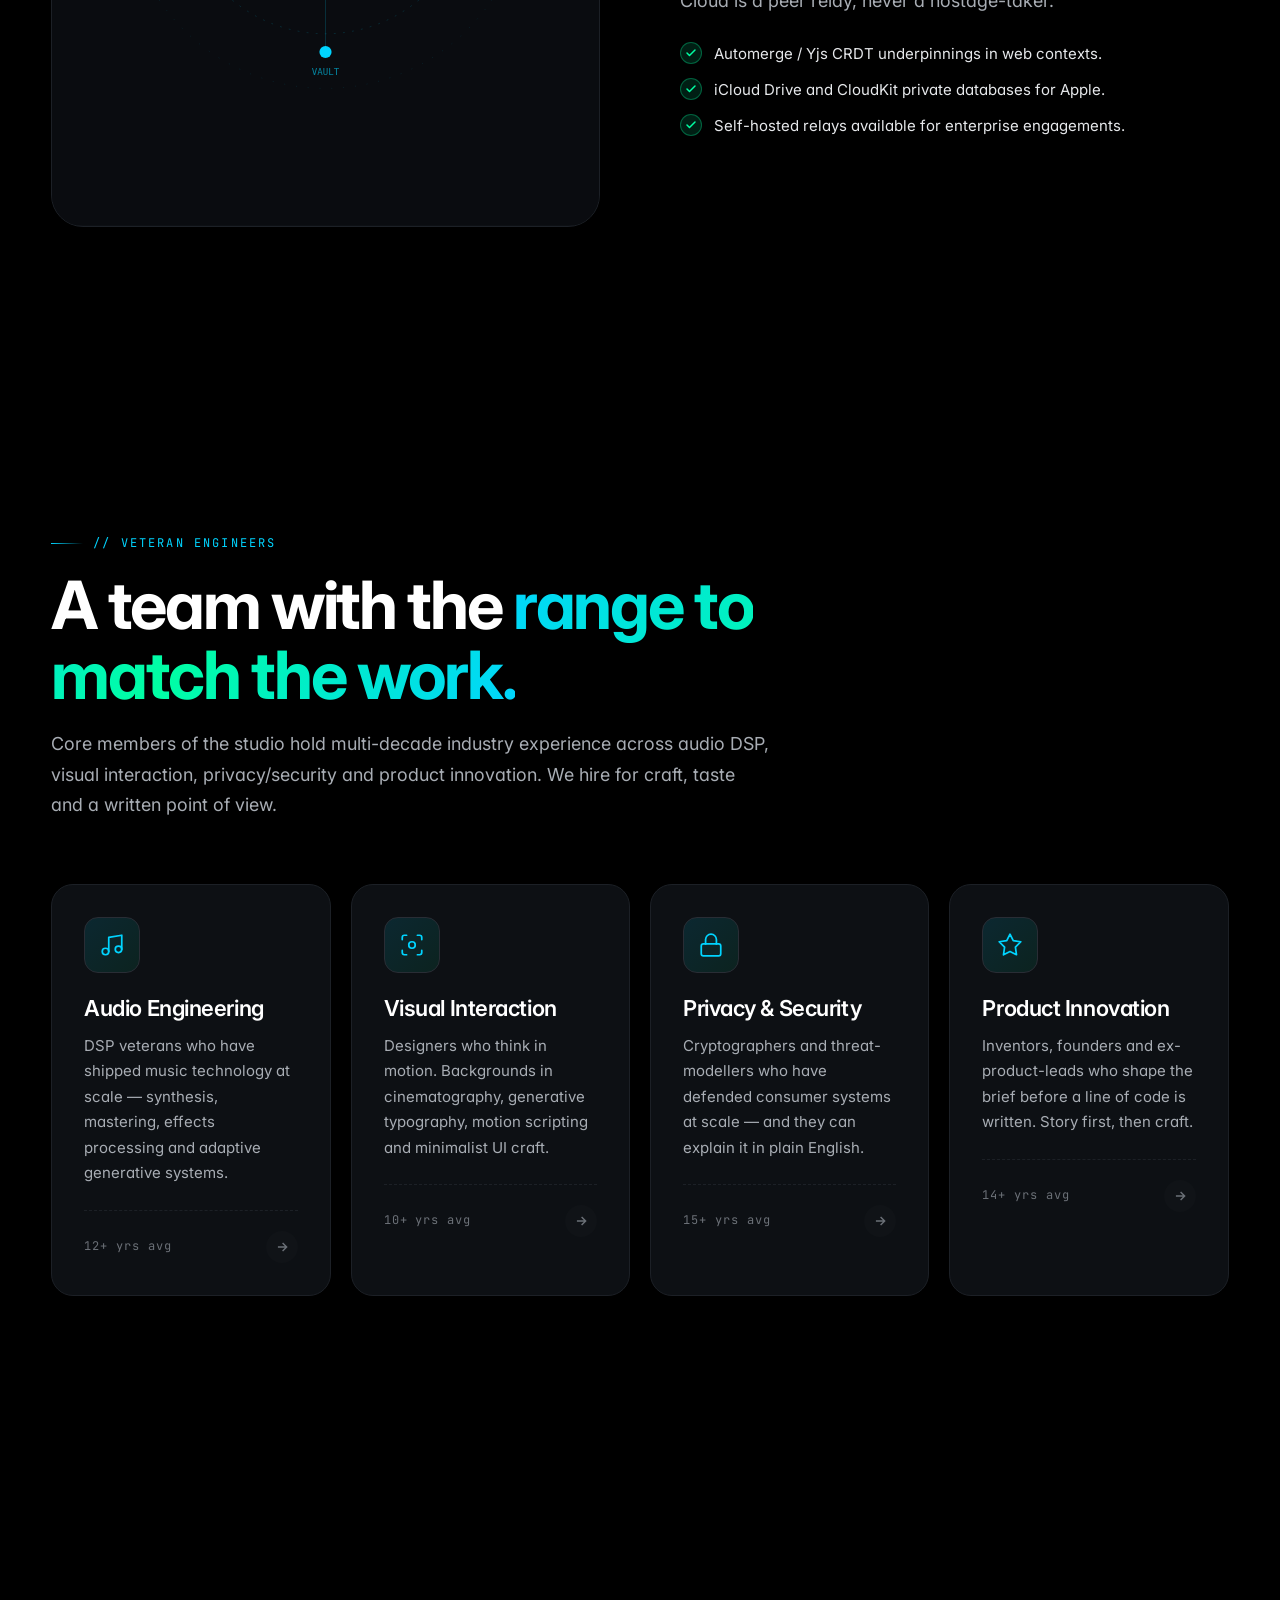
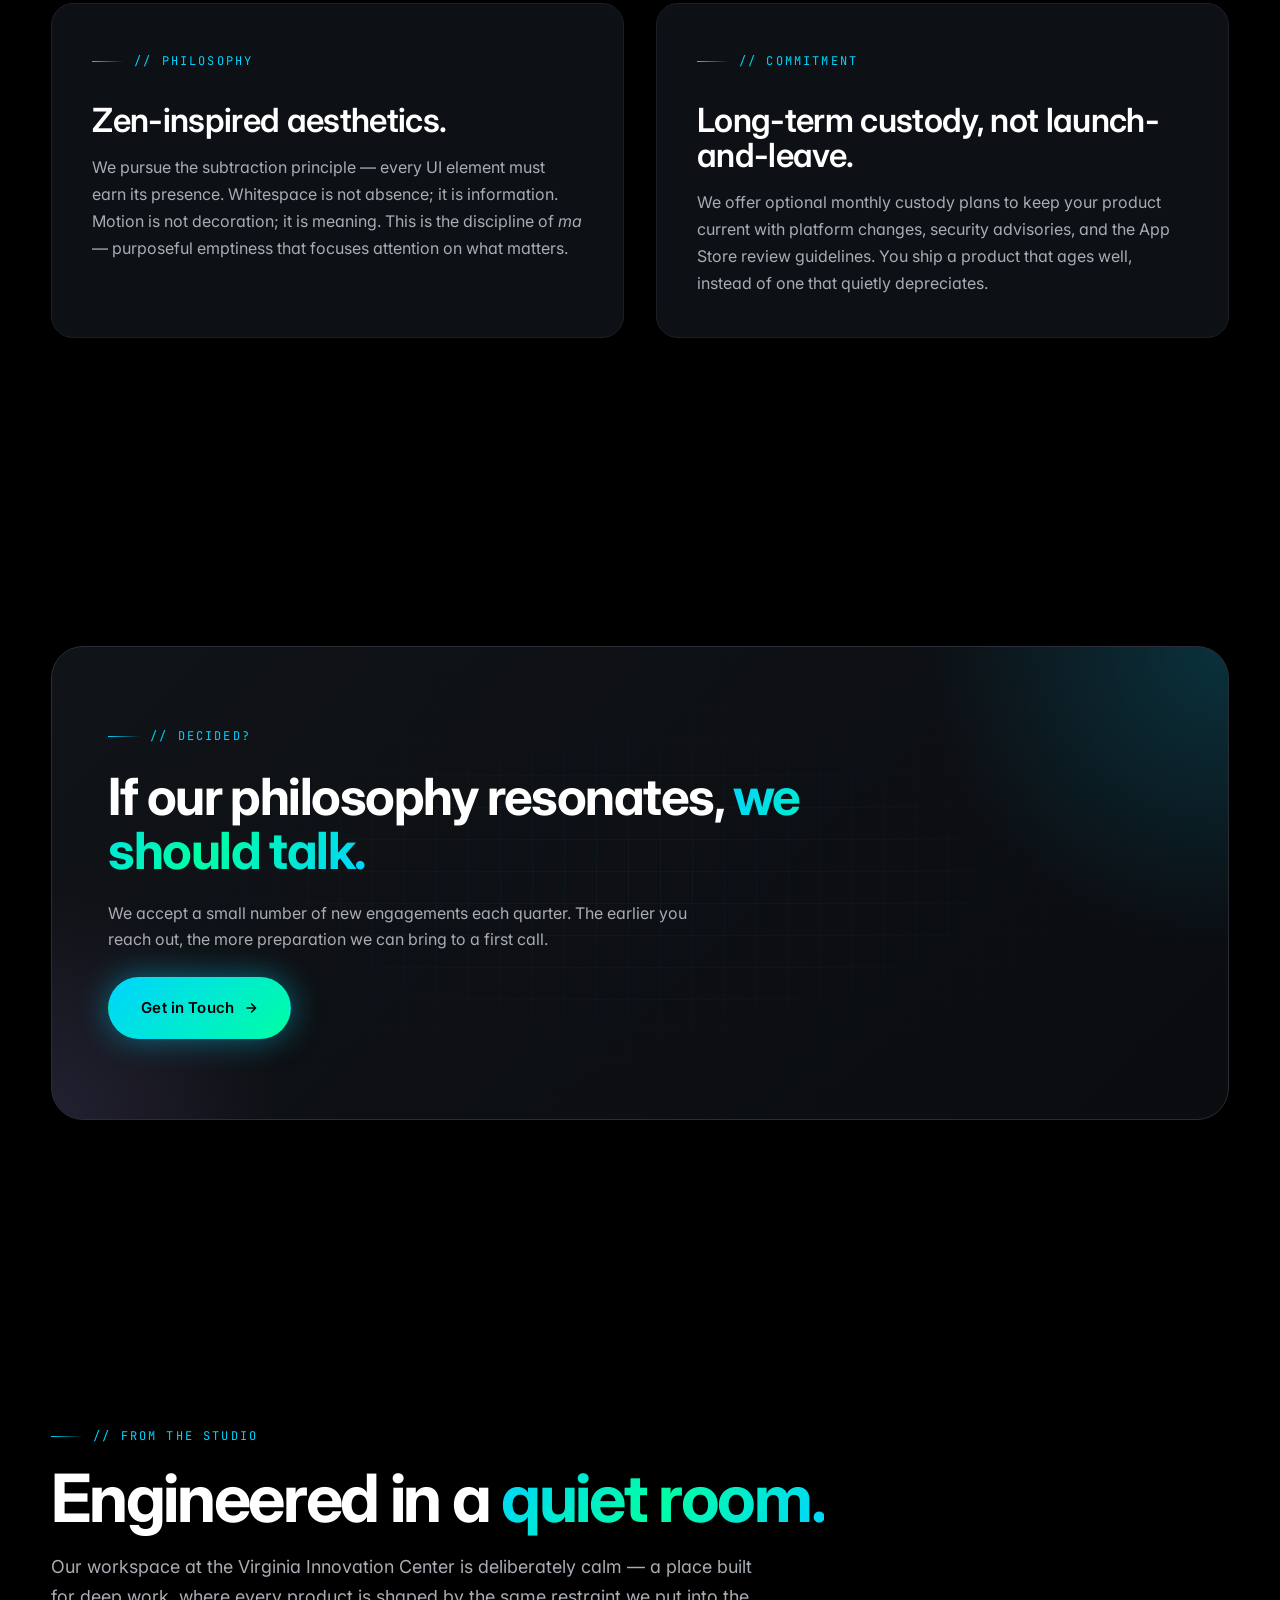
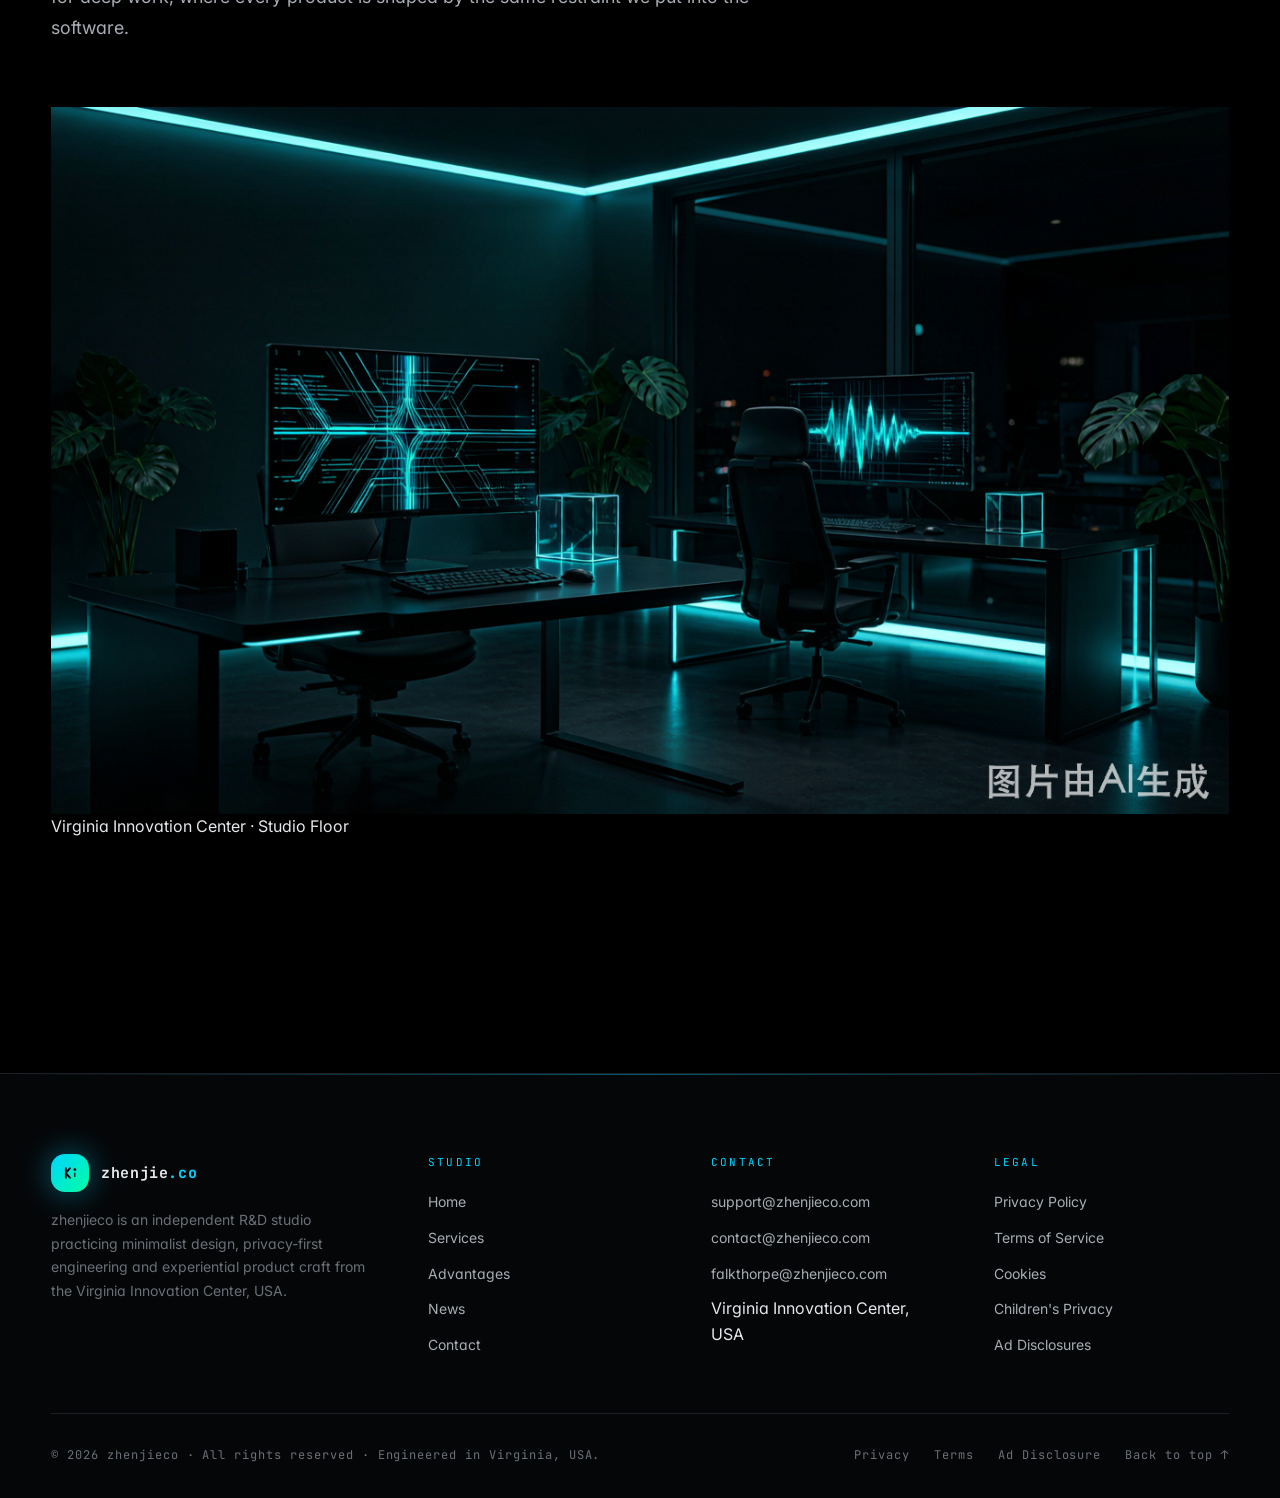
<file: advantages.html>
<!DOCTYPE html>
<html lang="en">
<head>
  <meta charset="UTF-8">
  <meta name="viewport" content="width=device-width, initial-scale=1.0, viewport-fit=cover">
  <title>Advantages · zhenjieco · Why Our Approach Is Different</title>
  <meta name="description" content="A detailed look at the structural advantages of working with zhenjieco: minimalist design philosophy, privacy-first architecture, generative composition, veteran engineering team, and disciplined execution.">
  <meta name="keywords" content="zhenjieco advantages, why zhenjieco, minimalist design studio, privacy-first apps, generative design, app development team, local-first engineering">
  <meta name="robots" content="index, follow, max-image-preview:large">
  <meta name="theme-color" content="#000000">
  <link rel="canonical" href="https://zhenjieco.com/advantages.html">
  <link rel="alternate" hreflang="en" href="https://zhenjieco.com/advantages.html">
  <meta property="og:type" content="website">
  <meta property="og:site_name" content="zhenjieco">
  <meta property="og:title" content="Advantages · zhenjieco · Why Our Approach Is Different">
  <meta property="og:description" content="A detailed look at the structural advantages of working with zhenjieco: minimalist design, privacy-first architecture, generative composition, veteran engineering team.">
  <meta property="og:url" content="https://zhenjieco.com/advantages.html">
  <meta property="og:locale" content="en_US">
  <meta name="twitter:card" content="summary_large_image">
  <meta name="twitter:title" content="Advantages · zhenjieco">
  <meta name="twitter:description" content="A detailed look at the structural advantages of working with zhenjieco.">
  <link rel="icon" type="image/svg+xml" href="images/favicon.svg">
  <link rel="preconnect" href="https://fonts.googleapis.com">
  <link rel="preconnect" href="https://fonts.gstatic.com" crossorigin>
  <link href="https://fonts.googleapis.com/css2?family=Inter:wght@300;400;500;600;700;800&family=JetBrains+Mono:wght@400;500;600;700&display=swap" rel="stylesheet">
  <link rel="stylesheet" href="css/main.css">
  <link rel="stylesheet" href="css/animations.css">
  <link rel="stylesheet" href="css/responsive.css">
</head>
<body>
  <div class="ambient"></div>
  <div class="loader" aria-hidden="true">
    <div class="loader__inner">
      <div class="loader__brand"><img src="images/logo.svg" alt="" width="32" height="32"><span style="font-family:'JetBrains Mono',monospace;color:#00d4ff;">zhenjieco.com</span></div>
      <div class="loader__bar"></div>
      <div class="loader__num">// loading.advantages()</div>
    </div>
  </div>

  <header class="nav" role="banner">
    <div class="nav__inner">
      <a class="nav__brand" href="index.html" aria-label="zhenjieco home"><span class="nav__logo"><img src="images/logo.svg" alt="" width="22" height="22"></span><span class="nav__wordmark">zhenjie<span style="color:#00d4ff">.co</span></span></a>
      <nav class="nav__menu" aria-label="Primary">
        <a class="nav__link" href="index.html">Home</a><a class="nav__link" href="services.html">Services</a><a class="nav__link" href="advantages.html">Advantages</a><a class="nav__link" href="news.html">News</a><a class="nav__link" href="contact.html">Contact</a>
      </nav>
      <div class="nav__actions">
        <a class="btn btn--sm btn--primary" href="contact.html" data-magnet><span>Start a Project</span><svg class="btn__icon" viewBox="0 0 24 24" fill="none" stroke="currentColor" stroke-width="2.4" stroke-linecap="round" stroke-linejoin="round"><path d="M5 12h14M13 5l7 7-7 7"/></svg></a>
        <button class="nav__toggle" aria-label="Toggle menu" aria-expanded="false"><svg viewBox="0 0 24 24" fill="none" stroke-width="2" stroke-linecap="round" stroke-linejoin="round"><path d="M3 6h18M3 12h18M3 18h18"/></svg></button>
      </div>
    </div>
  </header>

  <section class="section" style="padding-top: calc(var(--nav-h) + 80px); padding-bottom: 80px;">
    <div class="container">
      <span class="eyebrow reveal">// STRUCTURAL EDGE</span>
      <h1 class="h-display reveal" style="margin-top: 24px;">Five advantages <span class="gradient-text">hard to copy.</span></h1>
      <p class="lead reveal anim-delay-3" style="margin-top: 28px;">Most studios sell hours and headcount. We sell something different — a philosophy, an architectural posture, a creative discipline. Here is what's structurally unique about working with zhenjieco.</p>
    </div>
  </section>

  <section class="section">
    <div class="container">
      <div class="split reveal">
        <div class="split__art"><img src="images/split-1.svg" alt="Privacy first illustration" width="600" height="750" loading="lazy"></div>
        <div class="split__copy">
          <span class="eyebrow">ADVANTAGE · 01</span>
          <h2 class="h-1">Privacy is the <span class="gradient-text">default,</span> not an add-on.</h2>
          <p class="lead">We architect data flows as if the device is fully disconnected from the network — because for the most personal surfaces, it should be. Cloud sync, account creation and telemetry are opt-in modules that ship behind explicit user consent.</p>
          <ul class="split__list">
            <li><span class="check"><svg viewBox="0 0 24 24" fill="none" stroke="currentColor" stroke-width="3" stroke-linecap="round" stroke-linejoin="round"><polyline points="20 6 9 17 4 12"/></svg></span>Local-first storage by default, encrypted at rest.</li>
            <li><span class="check"><svg viewBox="0 0 24 24" fill="none" stroke="currentColor" stroke-width="3" stroke-linecap="round" stroke-linejoin="round"><polyline points="20 6 9 17 4 12"/></svg></span>No account creation required to use the product.</li>
            <li><span class="check"><svg viewBox="0 0 24 24" fill="none" stroke="currentColor" stroke-width="3" stroke-linecap="round" stroke-linejoin="round"><polyline points="20 6 9 17 4 12"/></svg></span>Zero third-party analytics by default.</li>
            <li><span class="check"><svg viewBox="0 0 24 24" fill="none" stroke="currentColor" stroke-width="3" stroke-linecap="round" stroke-linejoin="round"><polyline points="20 6 9 17 4 12"/></svg></span>Transparent data inventory available to every user.</li>
          </ul>
        </div>
      </div>
    </div>
  </section>

  <section class="section">
    <div class="container">
      <div class="split split--reverse reveal">
        <div class="split__art"><img src="images/split-2.svg" alt="Generative composition illustration" width="600" height="750" loading="lazy"></div>
        <div class="split__copy">
          <span class="eyebrow">ADVANTAGE · 02</span>
          <h2 class="h-1">Generative composition. <span class="gradient-text">No two sessions equal.</span></h2>
          <p class="lead">Most apps look the same every time you open them. Ours don't. We invest heavily in runtime generative systems — typography, motion, audio, and procedural textures — that compose themselves in the moment. The result is a product that feels alive on every interaction.</p>
          <ul class="split__list">
            <li><span class="check"><svg viewBox="0 0 24 24" fill="none" stroke="currentColor" stroke-width="3" stroke-linecap="round" stroke-linejoin="round"><polyline points="20 6 9 17 4 12"/></svg></span>Parameterized generative typography that respects the content.</li>
            <li><span class="check"><svg viewBox="0 0 24 24" fill="none" stroke="currentColor" stroke-width="3" stroke-linecap="round" stroke-linejoin="round"><polyline points="20 6 9 17 4 12"/></svg></span>Procedural ambient audio for focus and recovery surfaces.</li>
            <li><span class="check"><svg viewBox="0 0 24 24" fill="none" stroke="currentColor" stroke-width="3" stroke-linecap="round" stroke-linejoin="round"><polyline points="20 6 9 17 4 12"/></svg></span>Adaptive colour systems derived from device state, not designer taste.</li>
            <li><span class="check"><svg viewBox="0 0 24 24" fill="none" stroke="currentColor" stroke-width="3" stroke-linecap="round" stroke-linejoin="round"><polyline points="20 6 9 17 4 12"/></svg></span>Lightweight deterministic seeding so previews can be cached.</li>
          </ul>
        </div>
      </div>
    </div>
  </section>

  <section class="section">
    <div class="container">
      <div class="split reveal">
        <div class="split__art"><img src="images/split-3.svg" alt="Local first illustration" width="600" height="750" loading="lazy"></div>
        <div class="split__copy">
          <span class="eyebrow">ADVANTAGE · 03</span>
          <h2 class="h-1">Local-first data, <span class="gradient-text">with seamless optional sync.</span></h2>
          <p class="lead">When sync is desired, we use conflict-free replicated data types (CRDTs) so multiple devices and offline edits unify cleanly. When sync is undesired, the experience is identical and complete. Cloud is a peer relay, never a hostage-taker.</p>
          <ul class="split__list">
            <li><span class="check"><svg viewBox="0 0 24 24" fill="none" stroke="currentColor" stroke-width="3" stroke-linecap="round" stroke-linejoin="round"><polyline points="20 6 9 17 4 12"/></svg></span>Automerge / Yjs CRDT underpinnings in web contexts.</li>
            <li><span class="check"><svg viewBox="0 0 24 24" fill="none" stroke="currentColor" stroke-width="3" stroke-linecap="round" stroke-linejoin="round"><polyline points="20 6 9 17 4 12"/></svg></span>iCloud Drive and CloudKit private databases for Apple.</li>
            <li><span class="check"><svg viewBox="0 0 24 24" fill="none" stroke="currentColor" stroke-width="3" stroke-linecap="round" stroke-linejoin="round"><polyline points="20 6 9 17 4 12"/></svg></span>Self-hosted relays available for enterprise engagements.</li>
          </ul>
        </div>
      </div>
    </div>
  </section>

  <section class="section">
    <div class="container">
      <div class="section-head reveal">
        <span class="eyebrow">// VETERAN ENGINEERS</span>
        <h2 class="h-1">A team with the <span class="gradient-text">range to match the work.</span></h2>
        <p class="lead">Core members of the studio hold multi-decade industry experience across audio DSP, visual interaction, privacy/security and product innovation. We hire for craft, taste and a written point of view.</p>
      </div>
      <div class="grid grid-4 stagger">
        <div class="card" data-tilt>
          <div class="card__icon"><svg viewBox="0 0 24 24" fill="none" stroke="currentColor" stroke-width="1.6" stroke-linecap="round" stroke-linejoin="round"><path d="M9 18V5l12-2v13"/><circle cx="6" cy="18" r="3"/><circle cx="18" cy="16" r="3"/></svg></div>
          <h3 class="card__title">Audio Engineering</h3>
          <p class="card__text">DSP veterans who have shipped music technology at scale — synthesis, mastering, effects processing and adaptive generative systems.</p>
          <div class="card__meta"><span>12+ yrs avg</span><span class="arrow"><svg viewBox="0 0 24 24" fill="none" stroke="currentColor" stroke-width="2.4"><path d="M5 12h14M13 5l7 7-7 7"/></svg></span></div>
        </div>
        <div class="card" data-tilt>
          <div class="card__icon"><svg viewBox="0 0 24 24" fill="none" stroke="currentColor" stroke-width="1.6" stroke-linecap="round" stroke-linejoin="round"><circle cx="12" cy="12" r="3"/><path d="M3 7V5a2 2 0 0 1 2-2h2M21 7V5a2 2 0 0 0-2-2h-2M3 17v2a2 2 0 0 0 2 2h2M21 17v2a2 2 0 0 1-2 2h-2"/></svg></div>
          <h3 class="card__title">Visual Interaction</h3>
          <p class="card__text">Designers who think in motion. Backgrounds in cinematography, generative typography, motion scripting and minimalist UI craft.</p>
          <div class="card__meta"><span>10+ yrs avg</span><span class="arrow"><svg viewBox="0 0 24 24" fill="none" stroke="currentColor" stroke-width="2.4"><path d="M5 12h14M13 5l7 7-7 7"/></svg></span></div>
        </div>
        <div class="card" data-tilt>
          <div class="card__icon"><svg viewBox="0 0 24 24" fill="none" stroke="currentColor" stroke-width="1.6" stroke-linecap="round" stroke-linejoin="round"><rect x="3" y="11" width="18" height="11" rx="2"/><path d="M7 11V7a5 5 0 0 1 10 0v4"/></svg></div>
          <h3 class="card__title">Privacy &amp; Security</h3>
          <p class="card__text">Cryptographers and threat-modellers who have defended consumer systems at scale — and they can explain it in plain English.</p>
          <div class="card__meta"><span>15+ yrs avg</span><span class="arrow"><svg viewBox="0 0 24 24" fill="none" stroke="currentColor" stroke-width="2.4"><path d="M5 12h14M13 5l7 7-7 7"/></svg></span></div>
        </div>
        <div class="card" data-tilt>
          <div class="card__icon"><svg viewBox="0 0 24 24" fill="none" stroke="currentColor" stroke-width="1.6" stroke-linecap="round" stroke-linejoin="round"><polygon points="12 2 15 8 22 9 17 14 18 21 12 18 6 21 7 14 2 9 9 8"/></svg></div>
          <h3 class="card__title">Product Innovation</h3>
          <p class="card__text">Inventors, founders and ex-product-leads who shape the brief before a line of code is written. Story first, then craft.</p>
          <div class="card__meta"><span>14+ yrs avg</span><span class="arrow"><svg viewBox="0 0 24 24" fill="none" stroke="currentColor" stroke-width="2.4"><path d="M5 12h14M13 5l7 7-7 7"/></svg></span></div>
        </div>
      </div>
    </div>
  </section>

  <section class="section">
    <div class="container">
      <div class="grid grid-2 gap-8">
        <div class="card reveal" style="padding: 40px;">
          <span class="eyebrow">// PHILOSOPHY</span>
          <h3 class="h-3 mt-8">Zen-inspired aesthetics.</h3>
          <p class="lead" style="margin-top: 16px; font-size: 16px;">We pursue the subtraction principle — every UI element must earn its presence. Whitespace is not absence; it is information. Motion is not decoration; it is meaning. This is the discipline of <em>ma</em> — purposeful emptiness that focuses attention on what matters.</p>
        </div>
        <div class="card reveal" style="padding: 40px;">
          <span class="eyebrow">// COMMITMENT</span>
          <h3 class="h-3 mt-8">Long-term custody, not launch-and-leave.</h3>
          <p class="lead" style="margin-top: 16px; font-size: 16px;">We offer optional monthly custody plans to keep your product current with platform changes, security advisories, and the App Store review guidelines. You ship a product that ages well, instead of one that quietly depreciates.</p>
        </div>
      </div>
    </div>
  </section>

  <section class="section">
    <div class="container">
      <div class="cta reveal">
        <div class="cta__inner">
          <span class="eyebrow">// DECIDED?</span>
          <h2 class="cta__title">If our philosophy resonates, <span class="gradient-text">we should talk.</span></h2>
          <p class="cta__desc">We accept a small number of new engagements each quarter. The earlier you reach out, the more preparation we can bring to a first call.</p>
          <a class="btn btn--primary btn--lg" href="contact.html" data-magnet><span>Get in Touch</span><svg class="btn__icon" viewBox="0 0 24 24" fill="none" stroke="currentColor" stroke-width="2.4" stroke-linecap="round" stroke-linejoin="round"><path d="M5 12h14M13 5l7 7-7 7"/></svg></a>
        </div>
      </div>
    </div>
  </section>

  <section class="section">
    <div class="container">
      <div class="section-head reveal">
        <span class="eyebrow">// FROM THE STUDIO</span>
        <h2 class="h-1">Engineered in a <span class="gradient-text">quiet room.</span></h2>
        <p class="lead">Our workspace at the Virginia Innovation Center is deliberately calm — a place built for deep work, where every product is shaped by the same restraint we put into the software.</p>
      </div>
      <div class="media-band reveal">
        <img src="images/studio.png" alt="The zhenjieco studio workspace at the Virginia Innovation Center" width="1600" height="1000" loading="lazy">
        <div class="media-band__cap">Virginia Innovation Center · Studio Floor</div>
      </div>
    </div>
  </section>

  <footer class="footer" role="contentinfo">
    <div class="container">
      <div class="footer__top">
        <div class="footer__brand"><a class="nav__brand" href="index.html" aria-label="zhenjieco home"><span class="nav__logo"><img src="images/logo.svg" alt="" width="22" height="22"></span><span class="nav__wordmark">zhenjie<span style="color:#00d4ff">.co</span></span></a><p>zhenjieco is an independent R&amp;D studio practicing minimalist design, privacy-first engineering and experiential product craft from the Virginia Innovation Center, USA.</p></div>
        <div><div class="footer__heading">STUDIO</div><ul class="footer__list"><li><a href="index.html">Home</a></li><li><a href="services.html">Services</a></li><li><a href="advantages.html">Advantages</a></li><li><a href="news.html">News</a></li><li><a href="contact.html">Contact</a></li></ul></div>
        <div><div class="footer__heading">CONTACT</div><ul class="footer__list"><li><a href="mailto:support@zhenjieco.com">support@zhenjieco.com</a></li><li><a href="mailto:contact@zhenjieco.com">contact@zhenjieco.com</a></li><li><a href="mailto:falkthorpe@zhenjieco.com">falkthorpe@zhenjieco.com</a></li><li>Virginia Innovation Center, USA</li></ul></div>
        <div><div class="footer__heading">LEGAL</div><ul class="footer__list"><li><a href="privacy.html">Privacy Policy</a></li><li><a href="terms.html">Terms of Service</a></li><li><a href="privacy.html#cookies">Cookies</a></li><li><a href="privacy.html#children">Children's Privacy</a></li><li><a href="privacy.html#ads">Ad Disclosures</a></li></ul></div>
      </div>
      <div class="footer__bottom"><span>© <span data-year>2026</span> zhenjieco · All rights reserved · Engineered in Virginia, USA.</span><div class="footer__legal"><a href="privacy.html">Privacy</a><a href="terms.html">Terms</a><a href="privacy.html#ads">Ad Disclosure</a><a href="#top">Back to top ↑</a></div></div>
    </div>
  </footer>

  <script src="js/main.js" defer></script>
  <script src="js/animations.js" defer></script>
  <script src="js/effects.js" defer></script>
</body>
</html>
</file>
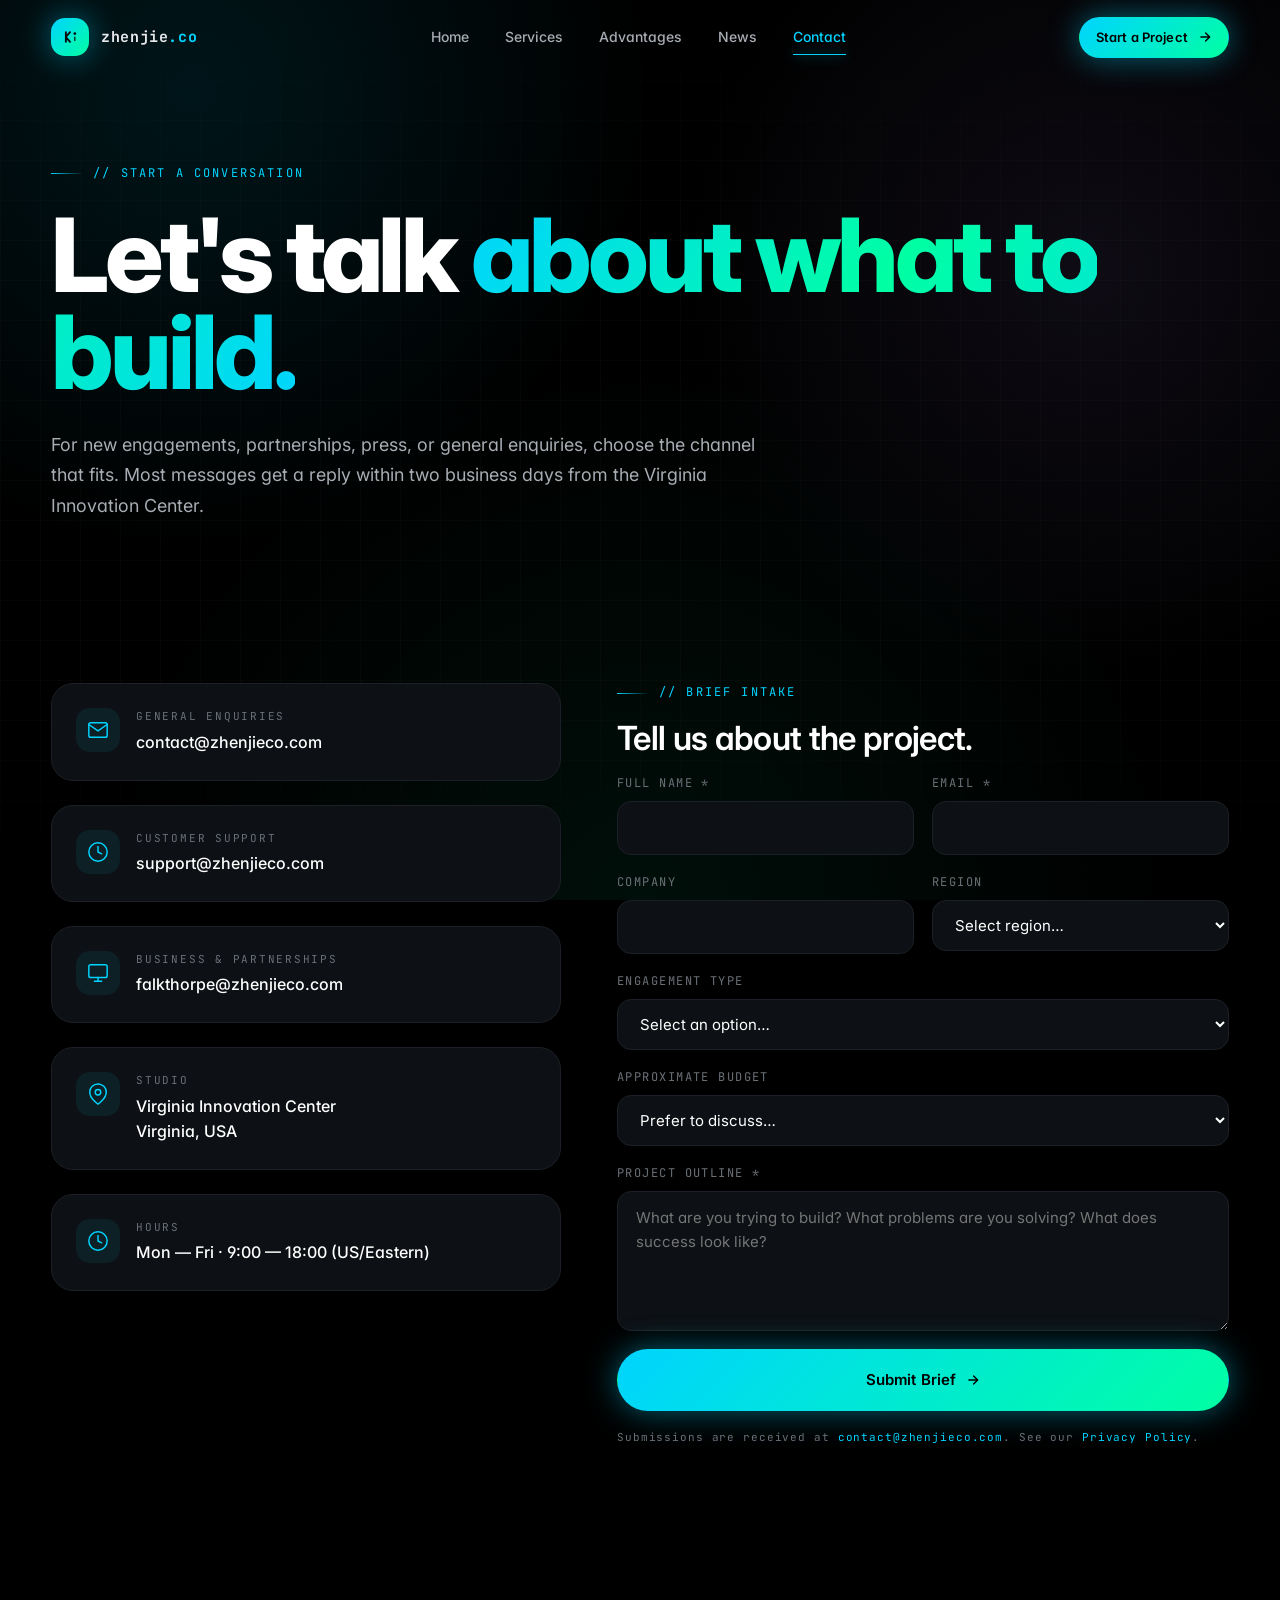
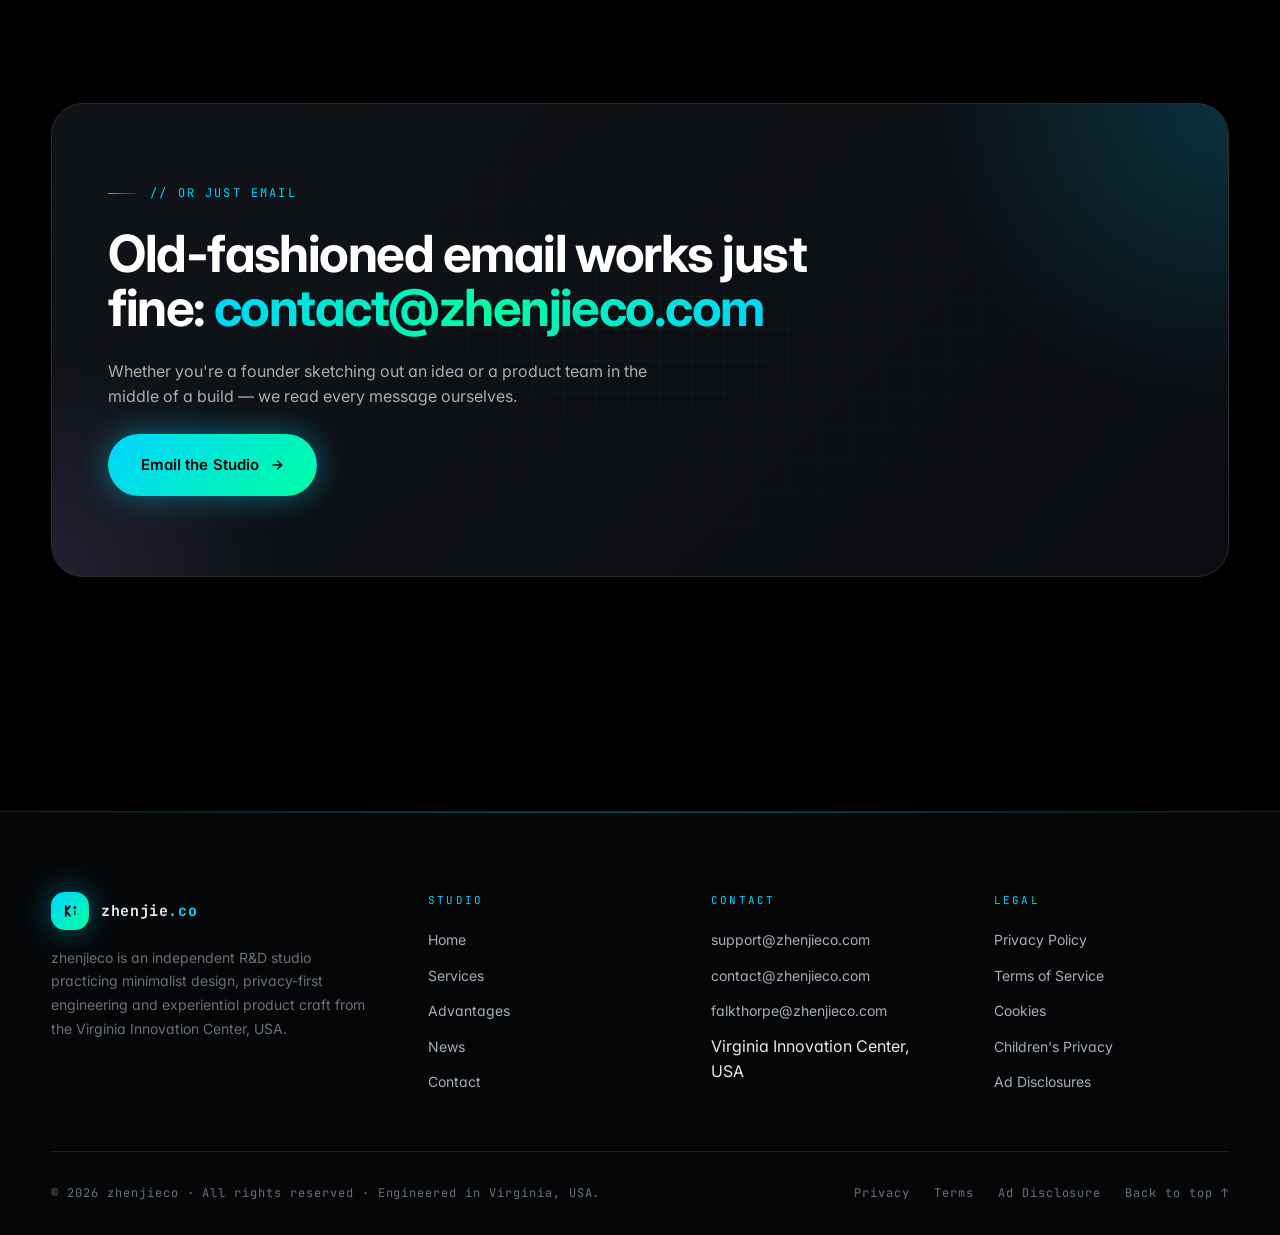
<file: contact.html>
<!DOCTYPE html>
<html lang="en">
<head>
  <meta charset="UTF-8">
  <meta name="viewport" content="width=device-width, initial-scale=1.0, viewport-fit=cover">
  <title>Contact · zhenjieco · Start a Studio Conversation</title>
  <meta name="description" content="Contact zhenjieco: business and partnership enquiries reach contact@zhenjieco.com. Customer support reaches support@zhenjieco.com. Studio address: Virginia Innovation Center, USA.">
  <meta name="keywords" content="zhenjieco contact, app development contact, software studio USA, Virginia Innovation Center, zhenjieco support, zhenjieco business">
  <meta name="robots" content="index, follow, max-image-preview:large">
  <meta name="theme-color" content="#000000">
  <link rel="canonical" href="https://zhenjieco.com/contact.html">
  <link rel="alternate" hreflang="en" href="https://zhenjieco.com/contact.html">
  <meta property="og:type" content="website">
  <meta property="og:site_name" content="zhenjieco">
  <meta property="og:title" content="Contact · zhenjieco · Start a Studio Conversation">
  <meta property="og:description" content="Business, partnership, support and media contact details for the zhenjieco studio.">
  <meta property="og:url" content="https://zhenjieco.com/contact.html">
  <meta property="og:locale" content="en_US">
  <meta name="twitter:card" content="summary_large_image">
  <meta name="twitter:title" content="Contact · zhenjieco">
  <meta name="twitter:description" content="Business, partnership, support and media contact details for zhenjieco.">
  <link rel="icon" type="image/svg+xml" href="images/favicon.svg">
  <link rel="preconnect" href="https://fonts.googleapis.com">
  <link rel="preconnect" href="https://fonts.gstatic.com" crossorigin>
  <link href="https://fonts.googleapis.com/css2?family=Inter:wght@300;400;500;600;700;800&family=JetBrains+Mono:wght@400;500;600;700&display=swap" rel="stylesheet">
  <link rel="stylesheet" href="css/main.css">
  <link rel="stylesheet" href="css/animations.css">
  <link rel="stylesheet" href="css/responsive.css">
</head>
<body>
  <div class="ambient"></div>
  <div class="loader" aria-hidden="true">
    <div class="loader__inner">
      <div class="loader__brand"><img src="images/logo.svg" alt="" width="32" height="32"><span style="font-family:'JetBrains Mono',monospace;color:#00d4ff;">zhenjieco.com</span></div>
      <div class="loader__bar"></div>
      <div class="loader__num">// loading.contact()</div>
    </div>
  </div>

  <header class="nav" role="banner">
    <div class="nav__inner">
      <a class="nav__brand" href="index.html" aria-label="zhenjieco home"><span class="nav__logo"><img src="images/logo.svg" alt="" width="22" height="22"></span><span class="nav__wordmark">zhenjie<span style="color:#00d4ff">.co</span></span></a>
      <nav class="nav__menu" aria-label="Primary">
        <a class="nav__link" href="index.html">Home</a><a class="nav__link" href="services.html">Services</a><a class="nav__link" href="advantages.html">Advantages</a><a class="nav__link" href="news.html">News</a><a class="nav__link" href="contact.html">Contact</a>
      </nav>
      <div class="nav__actions">
        <a class="btn btn--sm btn--primary" href="contact.html" data-magnet><span>Start a Project</span><svg class="btn__icon" viewBox="0 0 24 24" fill="none" stroke="currentColor" stroke-width="2.4" stroke-linecap="round" stroke-linejoin="round"><path d="M5 12h14M13 5l7 7-7 7"/></svg></a>
        <button class="nav__toggle" aria-label="Toggle menu" aria-expanded="false"><svg viewBox="0 0 24 24" fill="none" stroke-width="2" stroke-linecap="round" stroke-linejoin="round"><path d="M3 6h18M3 12h18M3 18h18"/></svg></button>
      </div>
    </div>
  </header>

  <section class="section" style="padding-top: calc(var(--nav-h) + 80px); padding-bottom: 60px;">
    <div class="container">
      <span class="eyebrow reveal">// START A CONVERSATION</span>
      <h1 class="h-display reveal" style="margin-top: 24px;">Let's talk <span class="gradient-text">about what to build.</span></h1>
      <p class="lead reveal anim-delay-3" style="margin-top: 28px;">For new engagements, partnerships, press, or general enquiries, choose the channel that fits. Most messages get a reply within two business days from the Virginia Innovation Center.</p>
    </div>
  </section>

  <section class="section--tight">
    <div class="container">
      <div class="contact-grid">
        <div class="contact-info reveal">
          <article class="contact-card">
            <div class="contact-card__icon"><svg viewBox="0 0 24 24" fill="none" stroke="currentColor" stroke-width="1.6" stroke-linecap="round" stroke-linejoin="round"><path d="M4 4h16c1.1 0 2 .9 2 2v12c0 1.1-.9 2-2 2H4c-1.1 0-2-.9-2-2V6c0-1.1.9-2 2-2z"/><polyline points="22,6 12,13 2,6"/></svg></div>
            <div>
              <div class="contact-card__label">General Enquiries</div>
              <div class="contact-card__val"><a href="mailto:contact@zhenjieco.com">contact@zhenjieco.com</a></div>
            </div>
          </article>
          <article class="contact-card">
            <div class="contact-card__icon"><svg viewBox="0 0 24 24" fill="none" stroke="currentColor" stroke-width="1.6" stroke-linecap="round" stroke-linejoin="round"><circle cx="12" cy="12" r="10"/><path d="M12 6v6l4 2"/></svg></div>
            <div>
              <div class="contact-card__label">Customer Support</div>
              <div class="contact-card__val"><a href="mailto:support@zhenjieco.com">support@zhenjieco.com</a></div>
            </div>
          </article>
          <article class="contact-card">
            <div class="contact-card__icon"><svg viewBox="0 0 24 24" fill="none" stroke="currentColor" stroke-width="1.6" stroke-linecap="round" stroke-linejoin="round"><rect x="2" y="3" width="20" height="14" rx="2"/><line x1="8" y1="21" x2="16" y2="21"/><line x1="12" y1="17" x2="12" y2="21"/></svg></div>
            <div>
              <div class="contact-card__label">Business &amp; Partnerships</div>
              <div class="contact-card__val"><a href="mailto:falkthorpe@zhenjieco.com">falkthorpe@zhenjieco.com</a></div>
            </div>
          </article>
          <article class="contact-card">
            <div class="contact-card__icon"><svg viewBox="0 0 24 24" fill="none" stroke="currentColor" stroke-width="1.6" stroke-linecap="round" stroke-linejoin="round"><path d="M21 10c0 7-9 13-9 13s-9-6-9-13a9 9 0 0 1 18 0z"/><circle cx="12" cy="10" r="3"/></svg></div>
            <div>
              <div class="contact-card__label">Studio</div>
              <div class="contact-card__val">Virginia Innovation Center<br>Virginia, USA</div>
            </div>
          </article>
          <article class="contact-card">
            <div class="contact-card__icon"><svg viewBox="0 0 24 24" fill="none" stroke="currentColor" stroke-width="1.6" stroke-linecap="round" stroke-linejoin="round"><circle cx="12" cy="12" r="10"/><polyline points="12 6 12 12 16 14"/></svg></div>
            <div>
              <div class="contact-card__label">Hours</div>
              <div class="contact-card__val">Mon — Fri · 9:00 — 18:00 (US/Eastern)</div>
            </div>
          </article>
        </div>

        <form class="form reveal" data-form>
          <span class="eyebrow">// BRIEF INTAKE</span>
          <h3 class="h-3">Tell us about the project.</h3>
          <div class="field--row">
            <div class="field">
              <label for="c-name">Full name *</label>
              <input type="text" id="c-name" name="name" required>
            </div>
            <div class="field">
              <label for="c-email">Email *</label>
              <input type="email" id="c-email" name="email" required>
            </div>
          </div>
          <div class="field--row">
            <div class="field">
              <label for="c-company">Company</label>
              <input type="text" id="c-company" name="company">
            </div>
            <div class="field">
              <label for="c-locale">Region</label>
              <select id="c-locale" name="locale">
                <option value="">Select region…</option>
                <option>United States</option>
                <option>Canada</option>
                <option>United Kingdom</option>
                <option>European Union</option>
                <option>Asia-Pacific</option>
                <option>Other</option>
              </select>
            </div>
          </div>
          <div class="field">
            <label for="c-engagement">Engagement type</label>
            <select id="c-engagement" name="type">
              <option value="">Select an option…</option>
              <option>Mobile Application Development</option>
              <option>Programmatic Audio Synthesis</option>
              <option>Visual Interaction Design</option>
              <option>Privacy &amp; Security Engineering</option>
              <option>Local-First Data Solutions</option>
              <option>Creative Tech Consulting</option>
              <option>Other / Not sure yet</option>
            </select>
          </div>
          <div class="field">
            <label for="c-budget">Approximate budget</label>
            <select id="c-budget" name="budget">
              <option value="">Prefer to discuss…</option>
              <option>USD 10K — 25K</option>
              <option>USD 25K — 75K</option>
              <option>USD 75K — 200K</option>
              <option>USD 200K+</option>
            </select>
          </div>
          <div class="field">
            <label for="c-message">Project outline *</label>
            <textarea id="c-message" name="message" required placeholder="What are you trying to build? What problems are you solving? What does success look like?"></textarea>
          </div>
          <button class="btn btn--primary btn--lg" type="submit" data-magnet><span>Submit Brief</span><svg class="btn__icon" viewBox="0 0 24 24" fill="none" stroke="currentColor" stroke-width="2.4" stroke-linecap="round" stroke-linejoin="round"><path d="M5 12h14M13 5l7 7-7 7"/></svg></button>
          <p class="text-mono" style="font-size: 11px; color: var(--fg-3); letter-spacing: 0.08em;">Submissions are received at <a href="mailto:contact@zhenjieco.com" style="color: var(--accent);">contact@zhenjieco.com</a>. See our <a href="privacy.html" style="color: var(--accent);">Privacy Policy</a>.</p>
        </form>
      </div>
    </div>
  </section>

  <section class="section">
    <div class="container">
      <div class="cta reveal">
        <div class="cta__inner">
          <span class="eyebrow">// OR JUST EMAIL</span>
          <h2 class="cta__title">Old-fashioned email works just fine: <span class="gradient-text">contact@zhenjieco.com</span></h2>
          <p class="cta__desc">Whether you're a founder sketching out an idea or a product team in the middle of a build — we read every message ourselves.</p>
          <a class="btn btn--primary btn--lg" href="mailto:contact@zhenjieco.com" data-magnet><span>Email the Studio</span><svg class="btn__icon" viewBox="0 0 24 24" fill="none" stroke="currentColor" stroke-width="2.4" stroke-linecap="round" stroke-linejoin="round"><path d="M5 12h14M13 5l7 7-7 7"/></svg></a>
        </div>
      </div>
    </div>
  </section>

  <footer class="footer" role="contentinfo">
    <div class="container">
      <div class="footer__top">
        <div class="footer__brand"><a class="nav__brand" href="index.html" aria-label="zhenjieco home"><span class="nav__logo"><img src="images/logo.svg" alt="" width="22" height="22"></span><span class="nav__wordmark">zhenjie<span style="color:#00d4ff">.co</span></span></a><p>zhenjieco is an independent R&amp;D studio practicing minimalist design, privacy-first engineering and experiential product craft from the Virginia Innovation Center, USA.</p></div>
        <div><div class="footer__heading">STUDIO</div><ul class="footer__list"><li><a href="index.html">Home</a></li><li><a href="services.html">Services</a></li><li><a href="advantages.html">Advantages</a></li><li><a href="news.html">News</a></li><li><a href="contact.html">Contact</a></li></ul></div>
        <div><div class="footer__heading">CONTACT</div><ul class="footer__list"><li><a href="mailto:support@zhenjieco.com">support@zhenjieco.com</a></li><li><a href="mailto:contact@zhenjieco.com">contact@zhenjieco.com</a></li><li><a href="mailto:falkthorpe@zhenjieco.com">falkthorpe@zhenjieco.com</a></li><li>Virginia Innovation Center, USA</li></ul></div>
        <div><div class="footer__heading">LEGAL</div><ul class="footer__list"><li><a href="privacy.html">Privacy Policy</a></li><li><a href="terms.html">Terms of Service</a></li><li><a href="privacy.html#cookies">Cookies</a></li><li><a href="privacy.html#children">Children's Privacy</a></li><li><a href="privacy.html#ads">Ad Disclosures</a></li></ul></div>
      </div>
      <div class="footer__bottom"><span>© <span data-year>2026</span> zhenjieco · All rights reserved · Engineered in Virginia, USA.</span><div class="footer__legal"><a href="privacy.html">Privacy</a><a href="terms.html">Terms</a><a href="privacy.html#ads">Ad Disclosure</a><a href="#top">Back to top ↑</a></div></div>
    </div>
  </footer>

  <script src="js/main.js" defer></script>
  <script src="js/animations.js" defer></script>
  <script src="js/effects.js" defer></script>
</body>
</html>
</file>
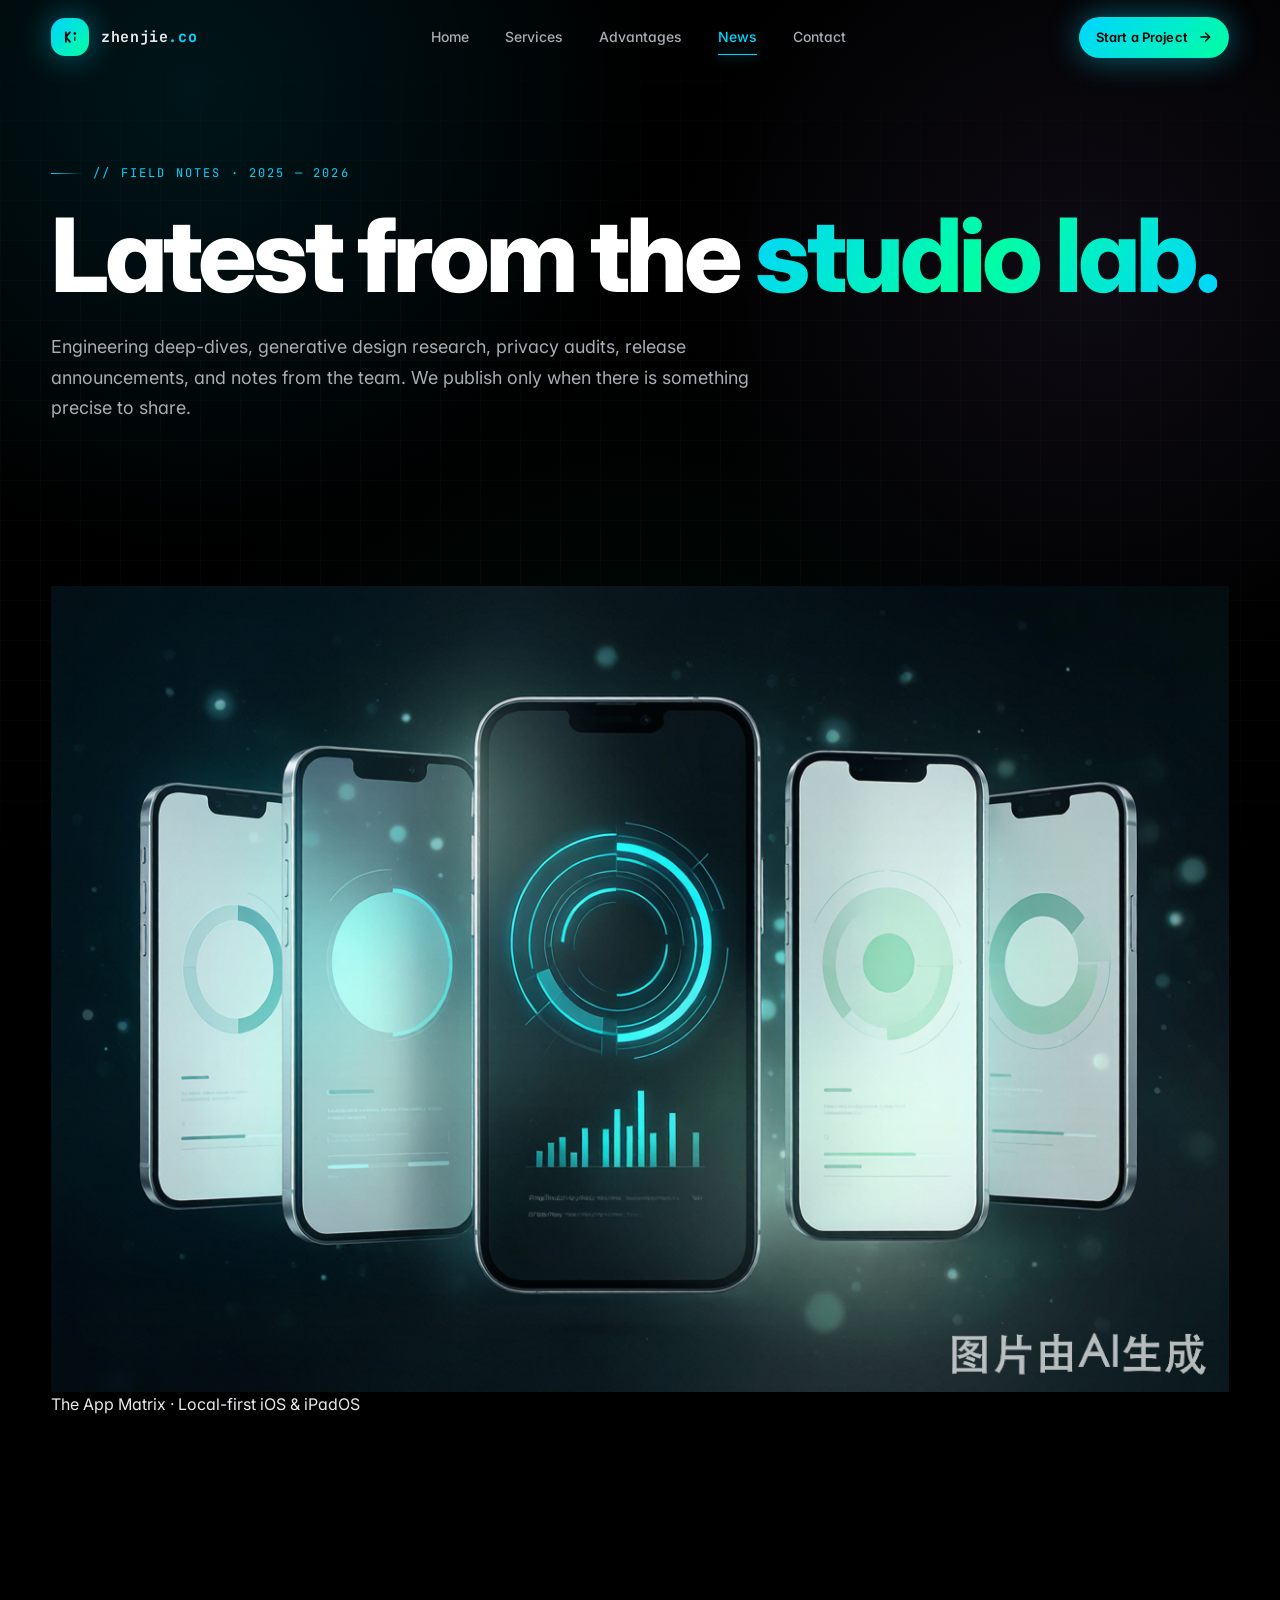
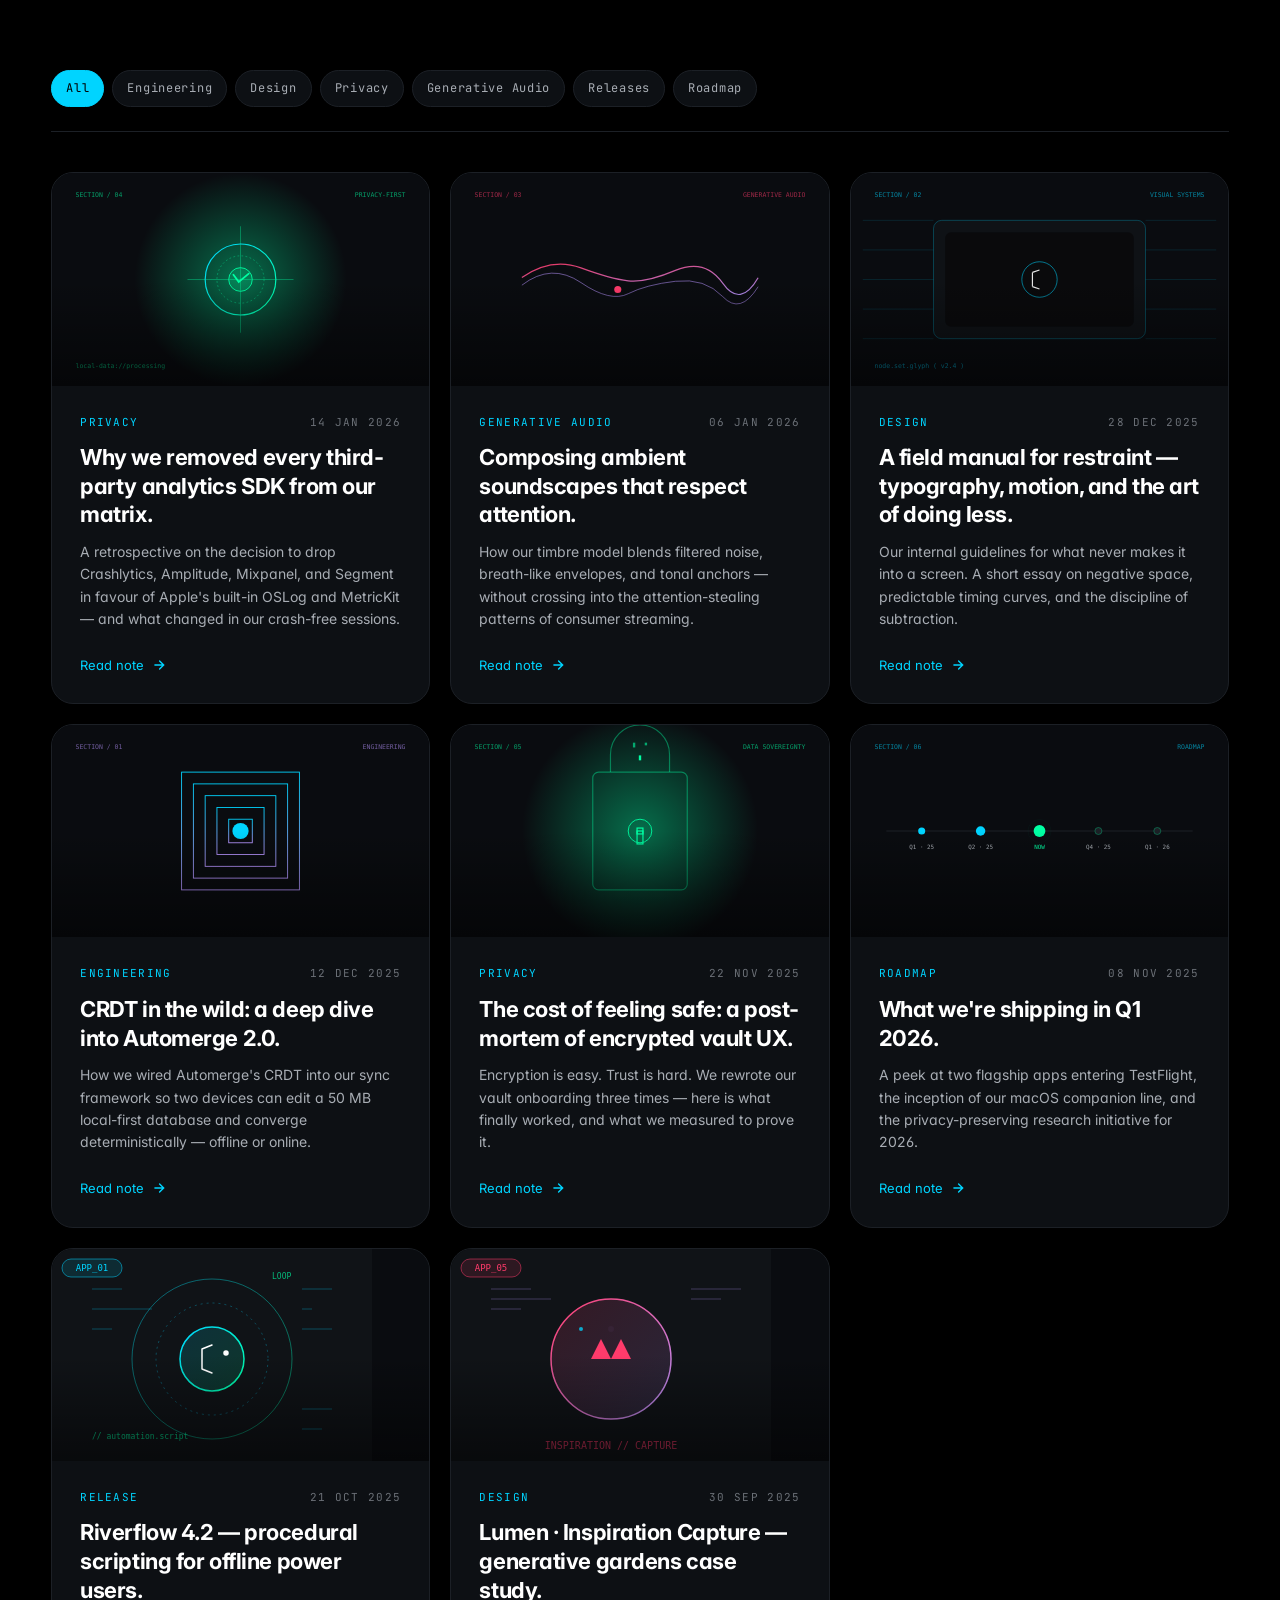
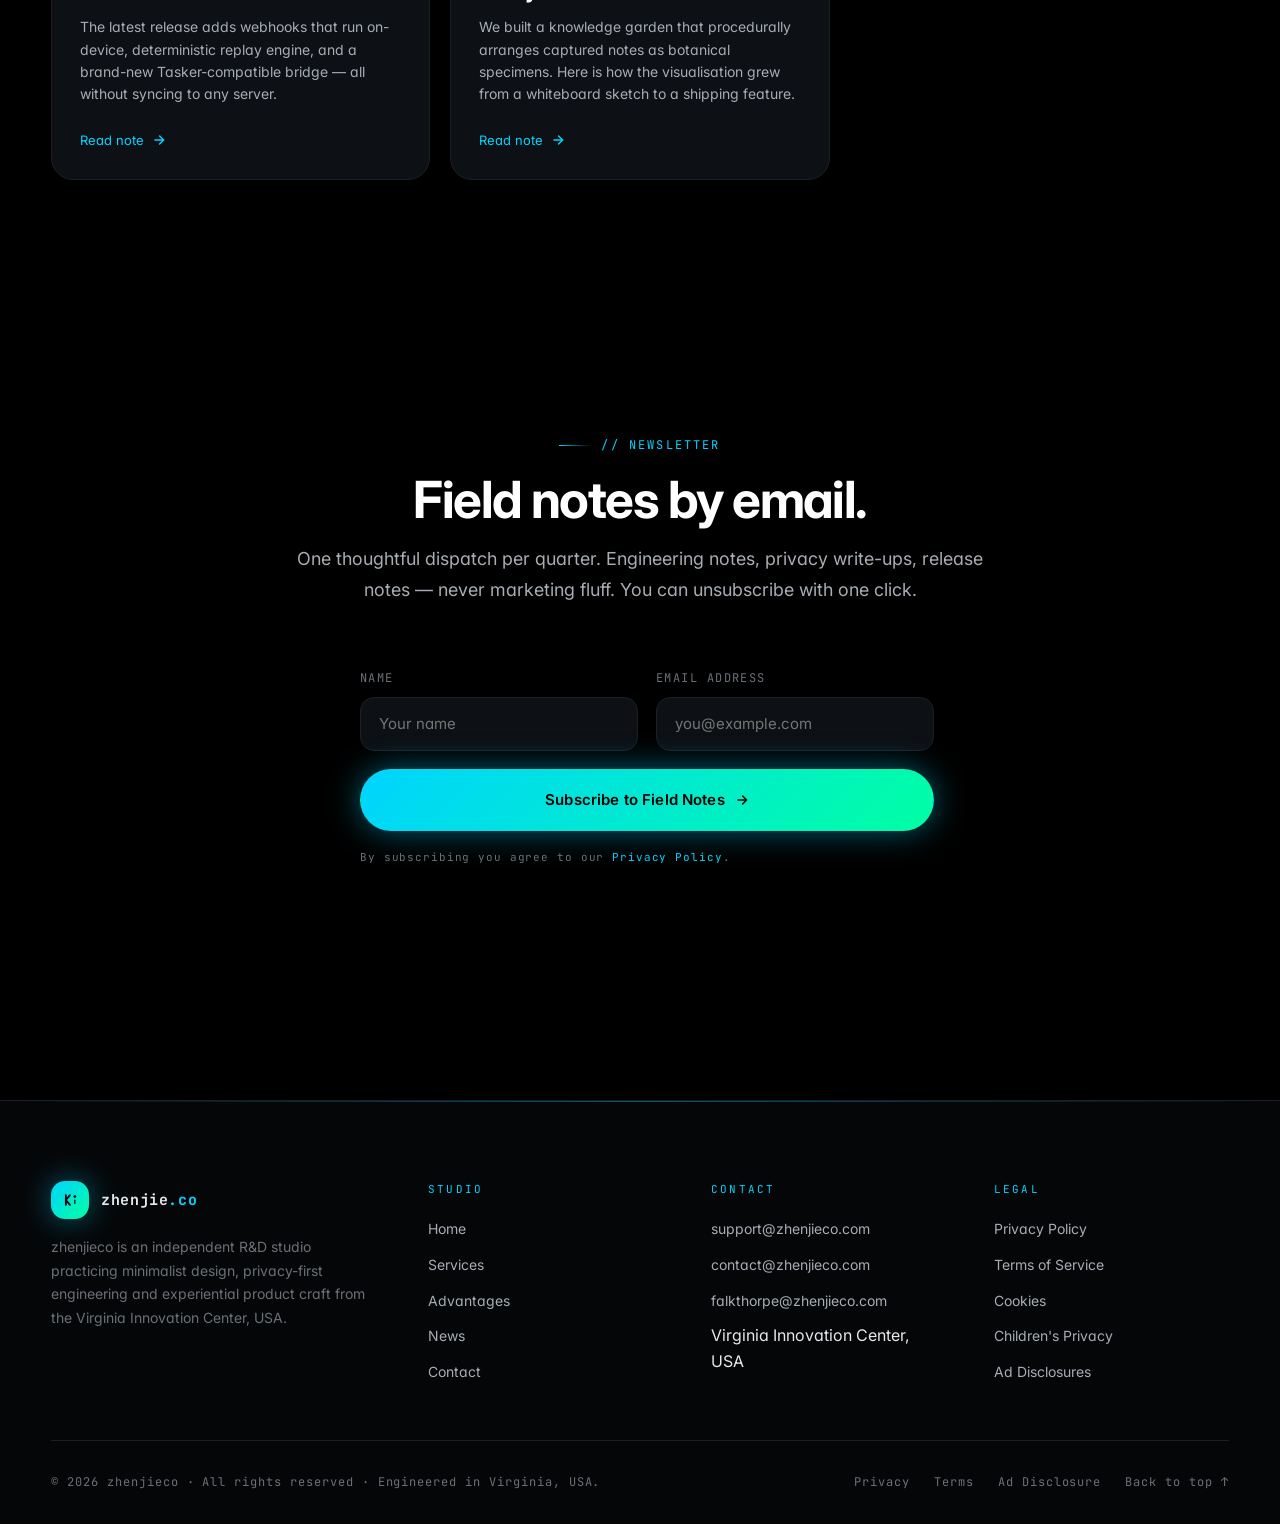
<file: news.html>
<!DOCTYPE html>
<html lang="en">
<head>
  <meta charset="UTF-8">
  <meta name="viewport" content="width=device-width, initial-scale=1.0, viewport-fit=cover">
  <title>News &amp; Engineering Notes · zhenjieco · Studio Updates, Research &amp; Releases</title>
  <meta name="description" content="Field notes from the zhenjieco studio: engineering deep-dives, generative design research, privacy audits, roadmap updates, release announcements and team perspectives.">
  <meta name="keywords" content="zhenjieco news, engineering blog, app release notes, generative design research, privacy reports, studio updates">
  <meta name="robots" content="index, follow, max-image-preview:large">
  <meta name="theme-color" content="#000000">
  <link rel="canonical" href="https://zhenjieco.com/news.html">
  <link rel="alternate" hreflang="en" href="https://zhenjieco.com/news.html">
  <meta property="og:type" content="website">
  <meta property="og:site_name" content="zhenjieco">
  <meta property="og:title" content="News &amp; Engineering Notes · zhenjieco">
  <meta property="og:description" content="Field notes from the zhenjieco studio: engineering deep-dives, generative design research, privacy audits.">
  <meta property="og:url" content="https://zhenjieco.com/news.html">
  <meta property="og:locale" content="en_US">
  <meta name="twitter:card" content="summary_large_image">
  <meta name="twitter:title" content="News · zhenjieco">
  <meta name="twitter:description" content="Field notes from the zhenjieco studio.">
  <link rel="icon" type="image/svg+xml" href="images/favicon.svg">
  <link rel="preconnect" href="https://fonts.googleapis.com">
  <link rel="preconnect" href="https://fonts.gstatic.com" crossorigin>
  <link href="https://fonts.googleapis.com/css2?family=Inter:wght@300;400;500;600;700;800&family=JetBrains+Mono:wght@400;500;600;700&display=swap" rel="stylesheet">
  <link rel="stylesheet" href="css/main.css">
  <link rel="stylesheet" href="css/animations.css">
  <link rel="stylesheet" href="css/responsive.css">
</head>
<body>
  <div class="ambient"></div>
  <div class="loader" aria-hidden="true">
    <div class="loader__inner">
      <div class="loader__brand"><img src="images/logo.svg" alt="" width="32" height="32"><span style="font-family:'JetBrains Mono',monospace;color:#00d4ff;">zhenjieco.com</span></div>
      <div class="loader__bar"></div>
      <div class="loader__num">// loading.news()</div>
    </div>
  </div>

  <header class="nav" role="banner">
    <div class="nav__inner">
      <a class="nav__brand" href="index.html" aria-label="zhenjieco home"><span class="nav__logo"><img src="images/logo.svg" alt="" width="22" height="22"></span><span class="nav__wordmark">zhenjie<span style="color:#00d4ff">.co</span></span></a>
      <nav class="nav__menu" aria-label="Primary">
        <a class="nav__link" href="index.html">Home</a><a class="nav__link" href="services.html">Services</a><a class="nav__link" href="advantages.html">Advantages</a><a class="nav__link" href="news.html">News</a><a class="nav__link" href="contact.html">Contact</a>
      </nav>
      <div class="nav__actions">
        <a class="btn btn--sm btn--primary" href="contact.html" data-magnet><span>Start a Project</span><svg class="btn__icon" viewBox="0 0 24 24" fill="none" stroke="currentColor" stroke-width="2.4" stroke-linecap="round" stroke-linejoin="round"><path d="M5 12h14M13 5l7 7-7 7"/></svg></a>
        <button class="nav__toggle" aria-label="Toggle menu" aria-expanded="false"><svg viewBox="0 0 24 24" fill="none" stroke-width="2" stroke-linecap="round" stroke-linejoin="round"><path d="M3 6h18M3 12h18M3 18h18"/></svg></button>
      </div>
    </div>
  </header>

  <section class="section" style="padding-top: calc(var(--nav-h) + 80px); padding-bottom: 60px;">
    <div class="container">
      <span class="eyebrow reveal">// FIELD NOTES · 2025 — 2026</span>
      <h1 class="h-display reveal" style="margin-top: 24px;">Latest from the <span class="gradient-text">studio lab.</span></h1>
      <p class="lead reveal anim-delay-3" style="margin-top: 28px;">Engineering deep-dives, generative design research, privacy audits, release announcements, and notes from the team. We publish only when there is something precise to share.</p>
    </div>
  </section>

  <section class="section--tight">
    <div class="container">
      <div class="media-band reveal" style="margin-bottom: 48px;">
        <img src="images/devices.png" alt="The zhenjieco app matrix shown on mobile devices" width="1800" height="1200" loading="lazy">
        <div class="media-band__cap">The App Matrix · Local-first iOS &amp; iPadOS</div>
      </div>
    </div>
  </section>

  <section class="section--tight">
    <div class="container">
      <div class="filterbar reveal">
        <div class="chip-row" data-group="cat">
          <button class="chip is-active" data-filter="*" data-group="cat">All</button>
          <button class="chip" data-filter="engineering" data-group="cat">Engineering</button>
          <button class="chip" data-filter="design" data-group="cat">Design</button>
          <button class="chip" data-filter="privacy" data-group="cat">Privacy</button>
          <button class="chip" data-filter="audio" data-group="cat">Generative Audio</button>
          <button class="chip" data-filter="release" data-group="cat">Releases</button>
          <button class="chip" data-filter="roadmap" data-group="cat">Roadmap</button>
        </div>
      </div>

      <div class="news stagger" id="news-grid">
        <article class="post" data-cat="privacy">
          <div class="post__cover"><img src="images/news-1.svg" alt="Privacy-first architecture" loading="lazy"></div>
          <div class="post__body">
            <div class="post__meta"><span class="post__category">Privacy</span><time>14 Jan 2026</time></div>
            <h2 class="post__title">Why we removed every third-party analytics SDK from our matrix.</h2>
            <p class="post__excerpt">A retrospective on the decision to drop Crashlytics, Amplitude, Mixpanel, and Segment in favour of Apple's built-in OSLog and MetricKit — and what changed in our crash-free sessions.</p>
            <span class="post__more">Read note <svg viewBox="0 0 24 24" fill="none" stroke="currentColor" stroke-width="2.4" stroke-linecap="round"><path d="M5 12h14M13 5l7 7-7 7"/></svg></span>
          </div>
        </article>

        <article class="post" data-cat="audio">
          <div class="post__cover"><img src="images/news-2.svg" alt="Generative audio research" loading="lazy"></div>
          <div class="post__body">
            <div class="post__meta"><span class="post__category">Generative Audio</span><time>06 Jan 2026</time></div>
            <h2 class="post__title">Composing ambient soundscapes that respect attention.</h2>
            <p class="post__excerpt">How our timbre model blends filtered noise, breath-like envelopes, and tonal anchors — without crossing into the attention-stealing patterns of consumer streaming.</p>
            <span class="post__more">Read note <svg viewBox="0 0 24 24" fill="none" stroke="currentColor" stroke-width="2.4" stroke-linecap="round"><path d="M5 12h14M13 5l7 7-7 7"/></svg></span>
          </div>
        </article>

        <article class="post" data-cat="design">
          <div class="post__cover"><img src="images/news-3.svg" alt="Visual systems research" loading="lazy"></div>
          <div class="post__body">
            <div class="post__meta"><span class="post__category">Design</span><time>28 Dec 2025</time></div>
            <h2 class="post__title">A field manual for restraint — typography, motion, and the art of doing less.</h2>
            <p class="post__excerpt">Our internal guidelines for what never makes it into a screen. A short essay on negative space, predictable timing curves, and the discipline of subtraction.</p>
            <span class="post__more">Read note <svg viewBox="0 0 24 24" fill="none" stroke="currentColor" stroke-width="2.4" stroke-linecap="round"><path d="M5 12h14M13 5l7 7-7 7"/></svg></span>
          </div>
        </article>

        <article class="post" data-cat="engineering">
          <div class="post__cover"><img src="images/news-4.svg" alt="Engineering under the hood" loading="lazy"></div>
          <div class="post__body">
            <div class="post__meta"><span class="post__category">Engineering</span><time>12 Dec 2025</time></div>
            <h2 class="post__title">CRDT in the wild: a deep dive into Automerge 2.0.</h2>
            <p class="post__excerpt">How we wired Automerge's CRDT into our sync framework so two devices can edit a 50 MB local-first database and converge deterministically — offline or online.</p>
            <span class="post__more">Read note <svg viewBox="0 0 24 24" fill="none" stroke="currentColor" stroke-width="2.4" stroke-linecap="round"><path d="M5 12h14M13 5l7 7-7 7"/></svg></span>
          </div>
        </article>

        <article class="post" data-cat="privacy">
          <div class="post__cover"><img src="images/news-5.svg" alt="Data sovereignty" loading="lazy"></div>
          <div class="post__body">
            <div class="post__meta"><span class="post__category">Privacy</span><time>22 Nov 2025</time></div>
            <h2 class="post__title">The cost of feeling safe: a post-mortem of encrypted vault UX.</h2>
            <p class="post__excerpt">Encryption is easy. Trust is hard. We rewrote our vault onboarding three times — here is what finally worked, and what we measured to prove it.</p>
            <span class="post__more">Read note <svg viewBox="0 0 24 24" fill="none" stroke="currentColor" stroke-width="2.4" stroke-linecap="round"><path d="M5 12h14M13 5l7 7-7 7"/></svg></span>
          </div>
        </article>

        <article class="post" data-cat="roadmap">
          <div class="post__cover"><img src="images/news-6.svg" alt="Roadmap" loading="lazy"></div>
          <div class="post__body">
            <div class="post__meta"><span class="post__category">Roadmap</span><time>08 Nov 2025</time></div>
            <h2 class="post__title">What we're shipping in Q1 2026.</h2>
            <p class="post__excerpt">A peek at two flagship apps entering TestFlight, the inception of our macOS companion line, and the privacy-preserving research initiative for 2026.</p>
            <span class="post__more">Read note <svg viewBox="0 0 24 24" fill="none" stroke="currentColor" stroke-width="2.4" stroke-linecap="round"><path d="M5 12h14M13 5l7 7-7 7"/></svg></span>
          </div>
        </article>

        <article class="post" data-cat="release">
          <div class="post__cover"><img src="images/app-1.svg" alt="Release notes" loading="lazy"></div>
          <div class="post__body">
            <div class="post__meta"><span class="post__category">Release</span><time>21 Oct 2025</time></div>
            <h2 class="post__title">Riverflow 4.2 — procedural scripting for offline power users.</h2>
            <p class="post__excerpt">The latest release adds webhooks that run on-device, deterministic replay engine, and a brand-new Tasker-compatible bridge — all without syncing to any server.</p>
            <span class="post__more">Read note <svg viewBox="0 0 24 24" fill="none" stroke="currentColor" stroke-width="2.4" stroke-linecap="round"><path d="M5 12h14M13 5l7 7-7 7"/></svg></span>
          </div>
        </article>

        <article class="post" data-cat="design">
          <div class="post__cover"><img src="images/app-5.svg" alt="Generative aesthetics" loading="lazy"></div>
          <div class="post__body">
            <div class="post__meta"><span class="post__category">Design</span><time>30 Sep 2025</time></div>
            <h2 class="post__title">Lumen · Inspiration Capture — generative gardens case study.</h2>
            <p class="post__excerpt">We built a knowledge garden that procedurally arranges captured notes as botanical specimens. Here is how the visualisation grew from a whiteboard sketch to a shipping feature.</p>
            <span class="post__more">Read note <svg viewBox="0 0 24 24" fill="none" stroke="currentColor" stroke-width="2.4" stroke-linecap="round"><path d="M5 12h14M13 5l7 7-7 7"/></svg></span>
          </div>
        </article>

        <article class="post" data-cat="engineering">
          <div class="post__cover"><img src="images/app-4.svg" alt="Encryption engineering" loading="lazy"></div>
          <div class="post__body">
            <div class="post__meta"><span class="post__category">Engineering</span><time>14 Sep 2025</time></div>
            <h2 class="post__title">AES-256-GCM at rest, in your pocket, on the App Store.</h2>
            <p class="post__excerpt">A practical tour of the cryptographic choices behind our encrypted document vault — including why we chose GCM over CBC, where the key comes from, and how we deal with recovery codes.</p>
            <span class="post__more">Read note <svg viewBox="0 0 24 24" fill="none" stroke="currentColor" stroke-width="2.4" stroke-linecap="round"><path d="M5 12h14M13 5l7 7-7 7"/></svg></span>
          </div>
        </article>
      </div>
    </div>
  </section>

  <section class="section">
    <div class="container">
      <div class="section-head reveal text-center" style="margin-inline: auto; align-items: center;">
        <span class="eyebrow">// NEWSLETTER</span>
        <h2 class="h-2">Field notes by email.</h2>
        <p class="lead" style="margin-inline: auto;">One thoughtful dispatch per quarter. Engineering notes, privacy write-ups, release notes — never marketing fluff. You can unsubscribe with one click.</p>
      </div>
      <form class="form reveal" style="max-width: 560px; margin-inline: auto;" data-newsletter>
        <div class="field--row">
          <div class="field">
            <label for="nl-name">Name</label>
            <input type="text" id="nl-name" name="name" placeholder="Your name">
          </div>
          <div class="field">
            <label for="nl-email">Email address</label>
            <input type="email" id="nl-email" name="email" placeholder="you@example.com" required>
          </div>
        </div>
        <button class="btn btn--primary btn--lg" type="submit" data-magnet><span>Subscribe to Field Notes</span><svg class="btn__icon" viewBox="0 0 24 24" fill="none" stroke="currentColor" stroke-width="2.4" stroke-linecap="round" stroke-linejoin="round"><path d="M5 12h14M13 5l7 7-7 7"/></svg></button>
        <p class="text-mono" style="font-size: 11px; color: var(--fg-3); letter-spacing: 0.08em;">By subscribing you agree to our <a href="privacy.html" style="color: var(--accent);">Privacy Policy</a>.</p>
      </form>
    </div>
  </section>

  <footer class="footer" role="contentinfo">
    <div class="container">
      <div class="footer__top">
        <div class="footer__brand"><a class="nav__brand" href="index.html" aria-label="zhenjieco home"><span class="nav__logo"><img src="images/logo.svg" alt="" width="22" height="22"></span><span class="nav__wordmark">zhenjie<span style="color:#00d4ff">.co</span></span></a><p>zhenjieco is an independent R&amp;D studio practicing minimalist design, privacy-first engineering and experiential product craft from the Virginia Innovation Center, USA.</p></div>
        <div><div class="footer__heading">STUDIO</div><ul class="footer__list"><li><a href="index.html">Home</a></li><li><a href="services.html">Services</a></li><li><a href="advantages.html">Advantages</a></li><li><a href="news.html">News</a></li><li><a href="contact.html">Contact</a></li></ul></div>
        <div><div class="footer__heading">CONTACT</div><ul class="footer__list"><li><a href="mailto:support@zhenjieco.com">support@zhenjieco.com</a></li><li><a href="mailto:contact@zhenjieco.com">contact@zhenjieco.com</a></li><li><a href="mailto:falkthorpe@zhenjieco.com">falkthorpe@zhenjieco.com</a></li><li>Virginia Innovation Center, USA</li></ul></div>
        <div><div class="footer__heading">LEGAL</div><ul class="footer__list"><li><a href="privacy.html">Privacy Policy</a></li><li><a href="terms.html">Terms of Service</a></li><li><a href="privacy.html#cookies">Cookies</a></li><li><a href="privacy.html#children">Children's Privacy</a></li><li><a href="privacy.html#ads">Ad Disclosures</a></li></ul></div>
      </div>
      <div class="footer__bottom"><span>© <span data-year>2026</span> zhenjieco · All rights reserved · Engineered in Virginia, USA.</span><div class="footer__legal"><a href="privacy.html">Privacy</a><a href="terms.html">Terms</a><a href="privacy.html#ads">Ad Disclosure</a><a href="#top">Back to top ↑</a></div></div>
    </div>
  </footer>

  <script src="js/main.js" defer></script>
  <script src="js/animations.js" defer></script>
  <script src="js/effects.js" defer></script>
</body>
</html>
</file>
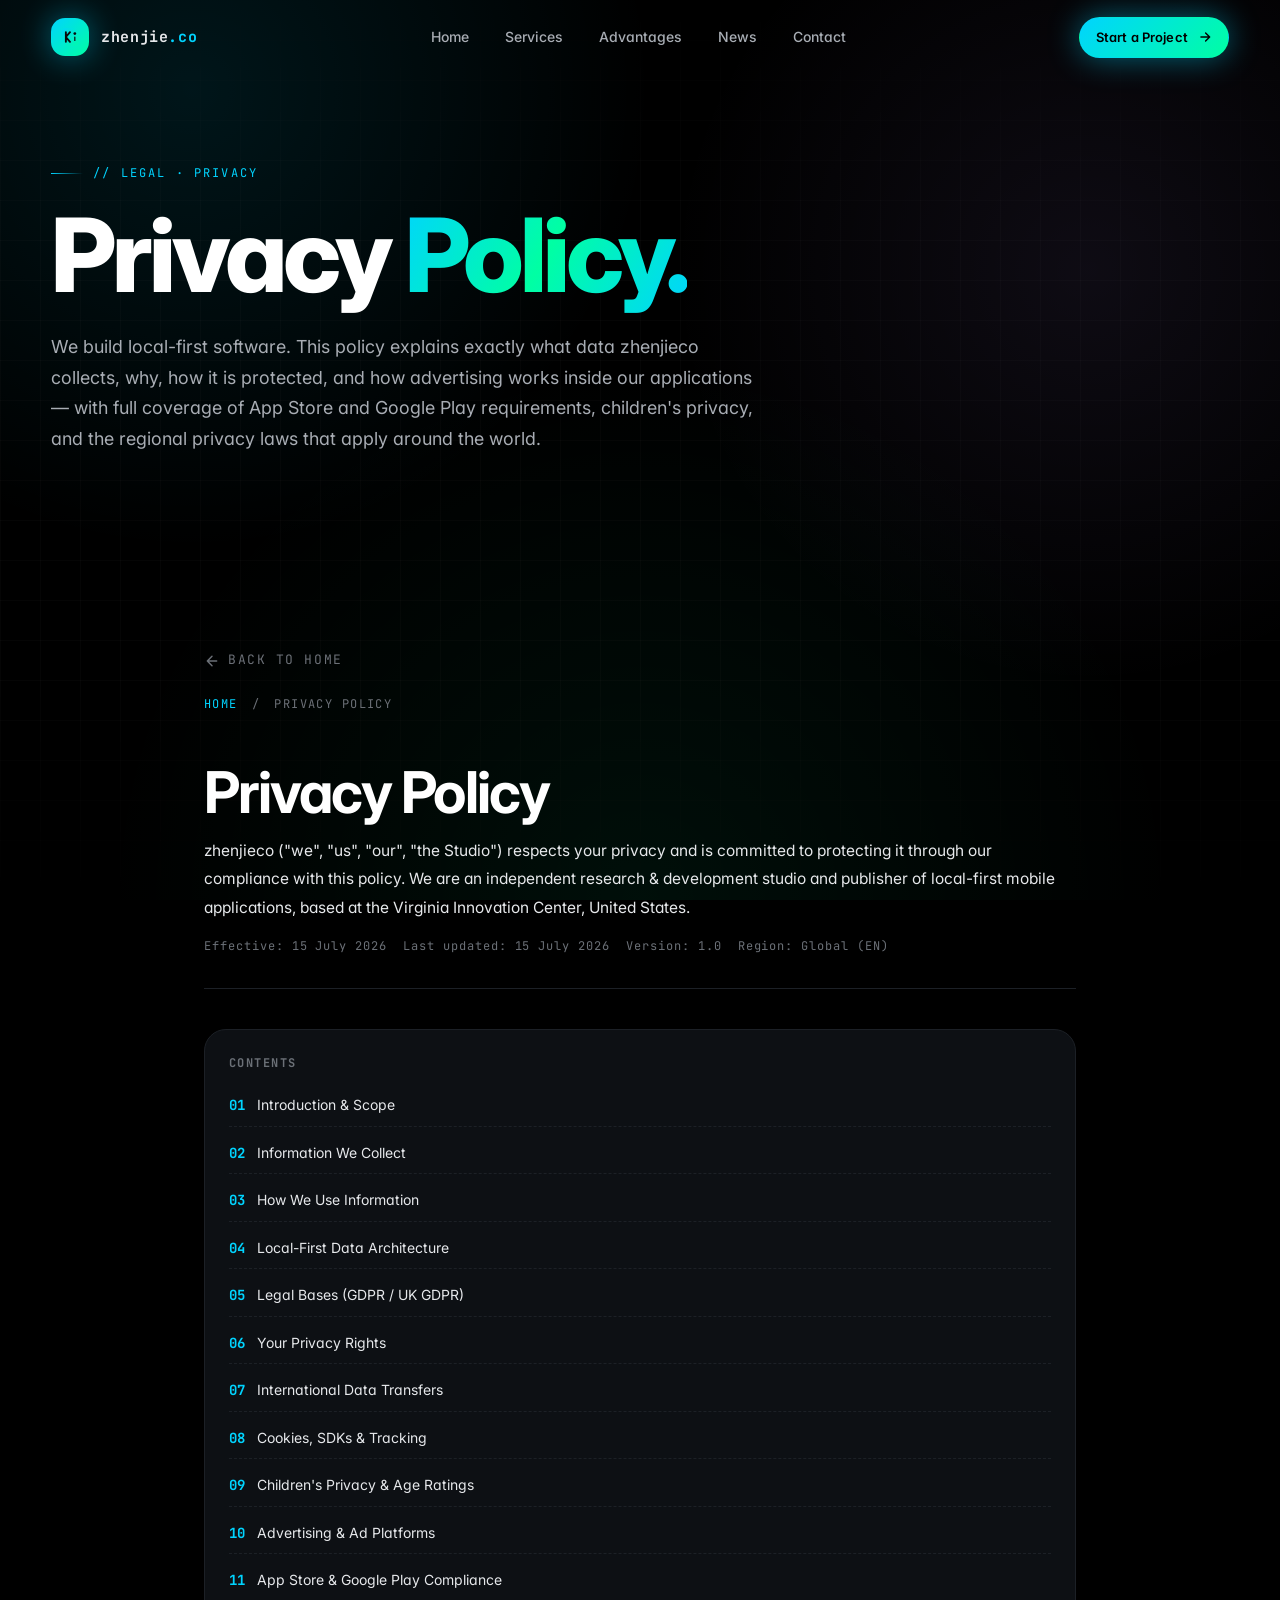
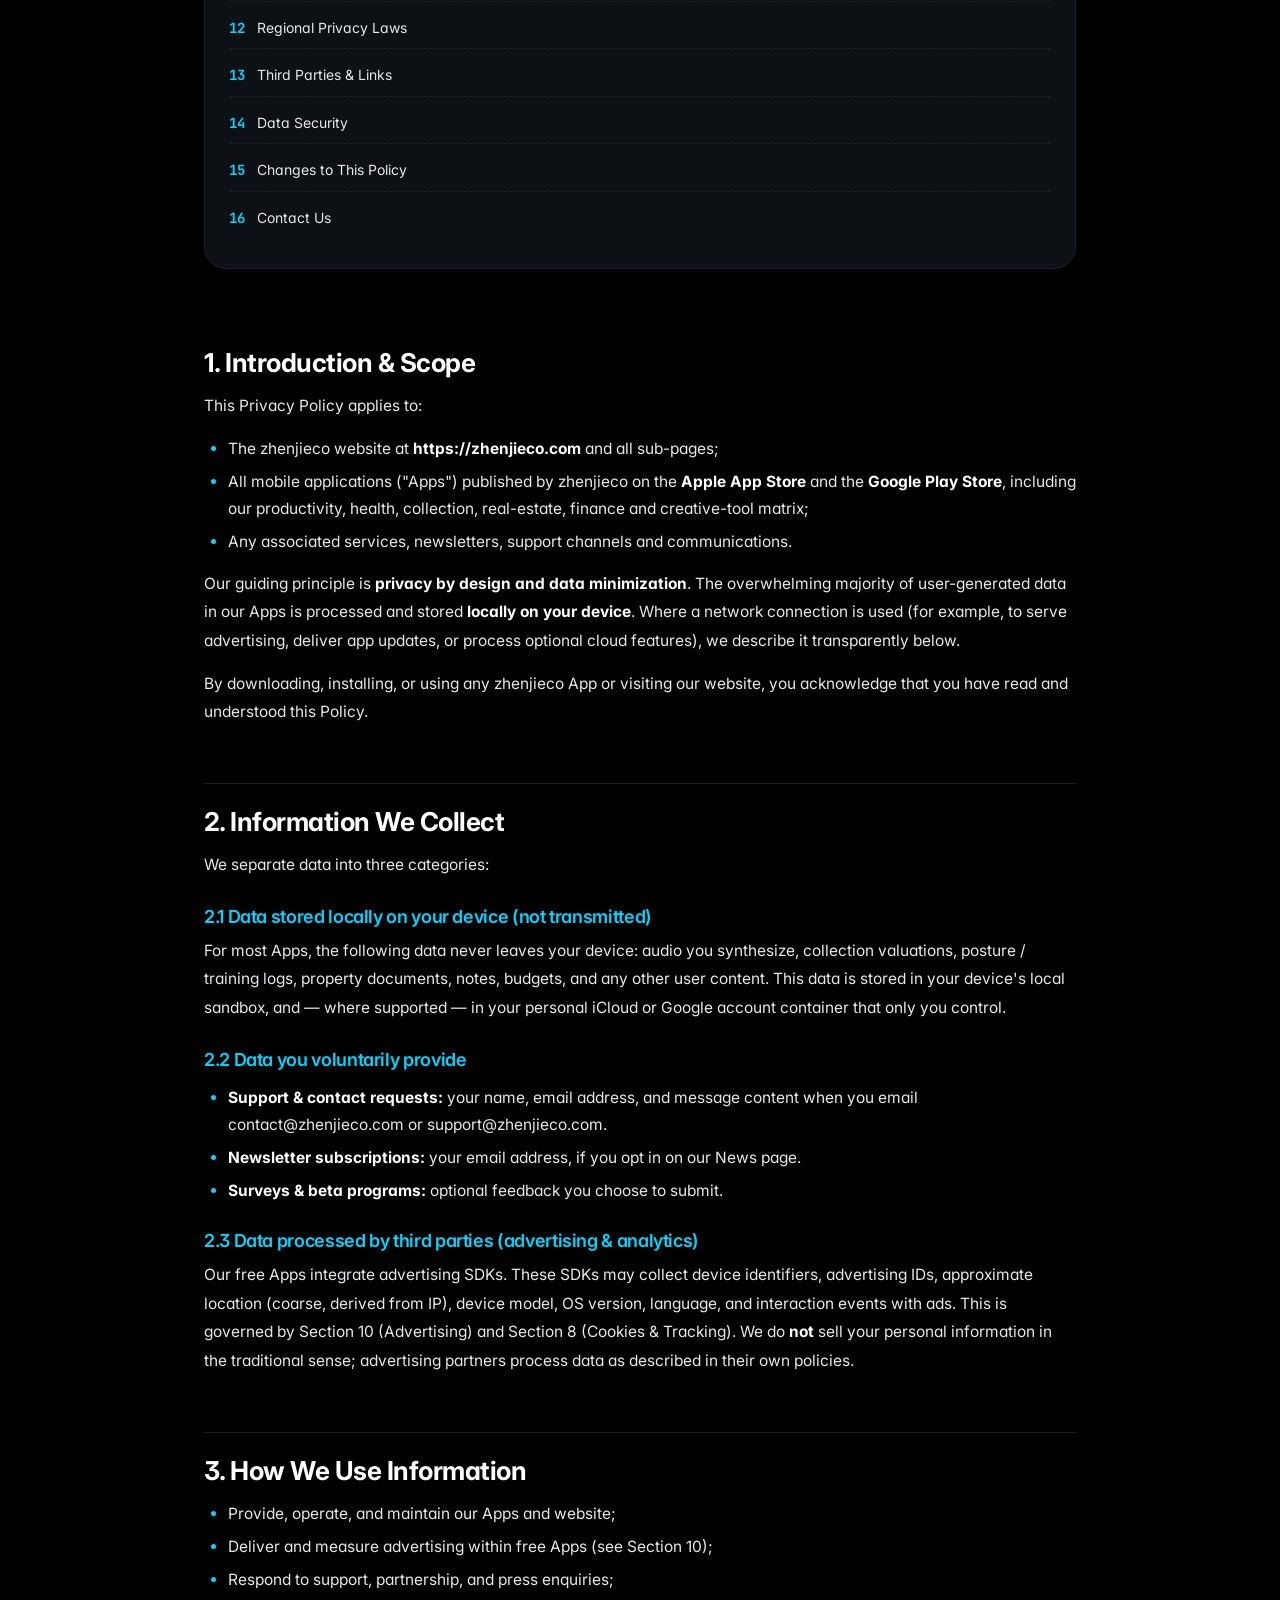
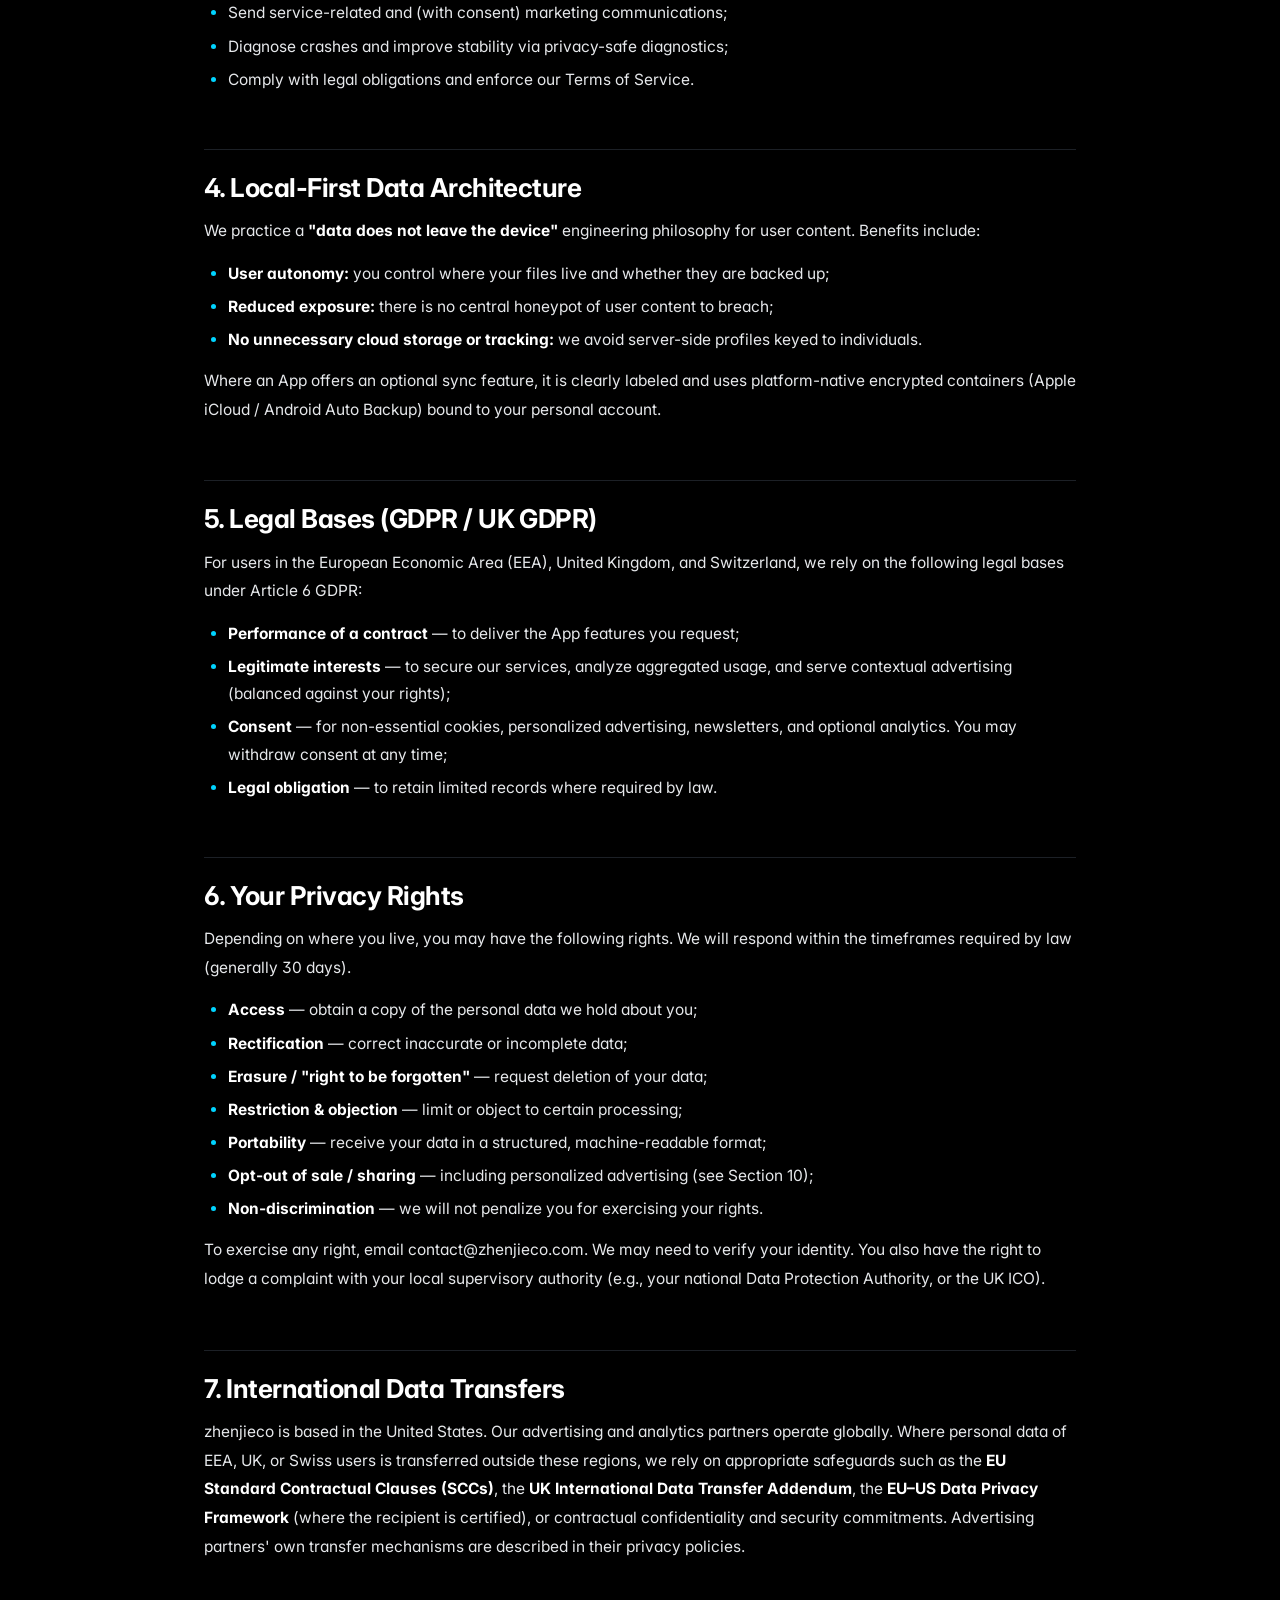
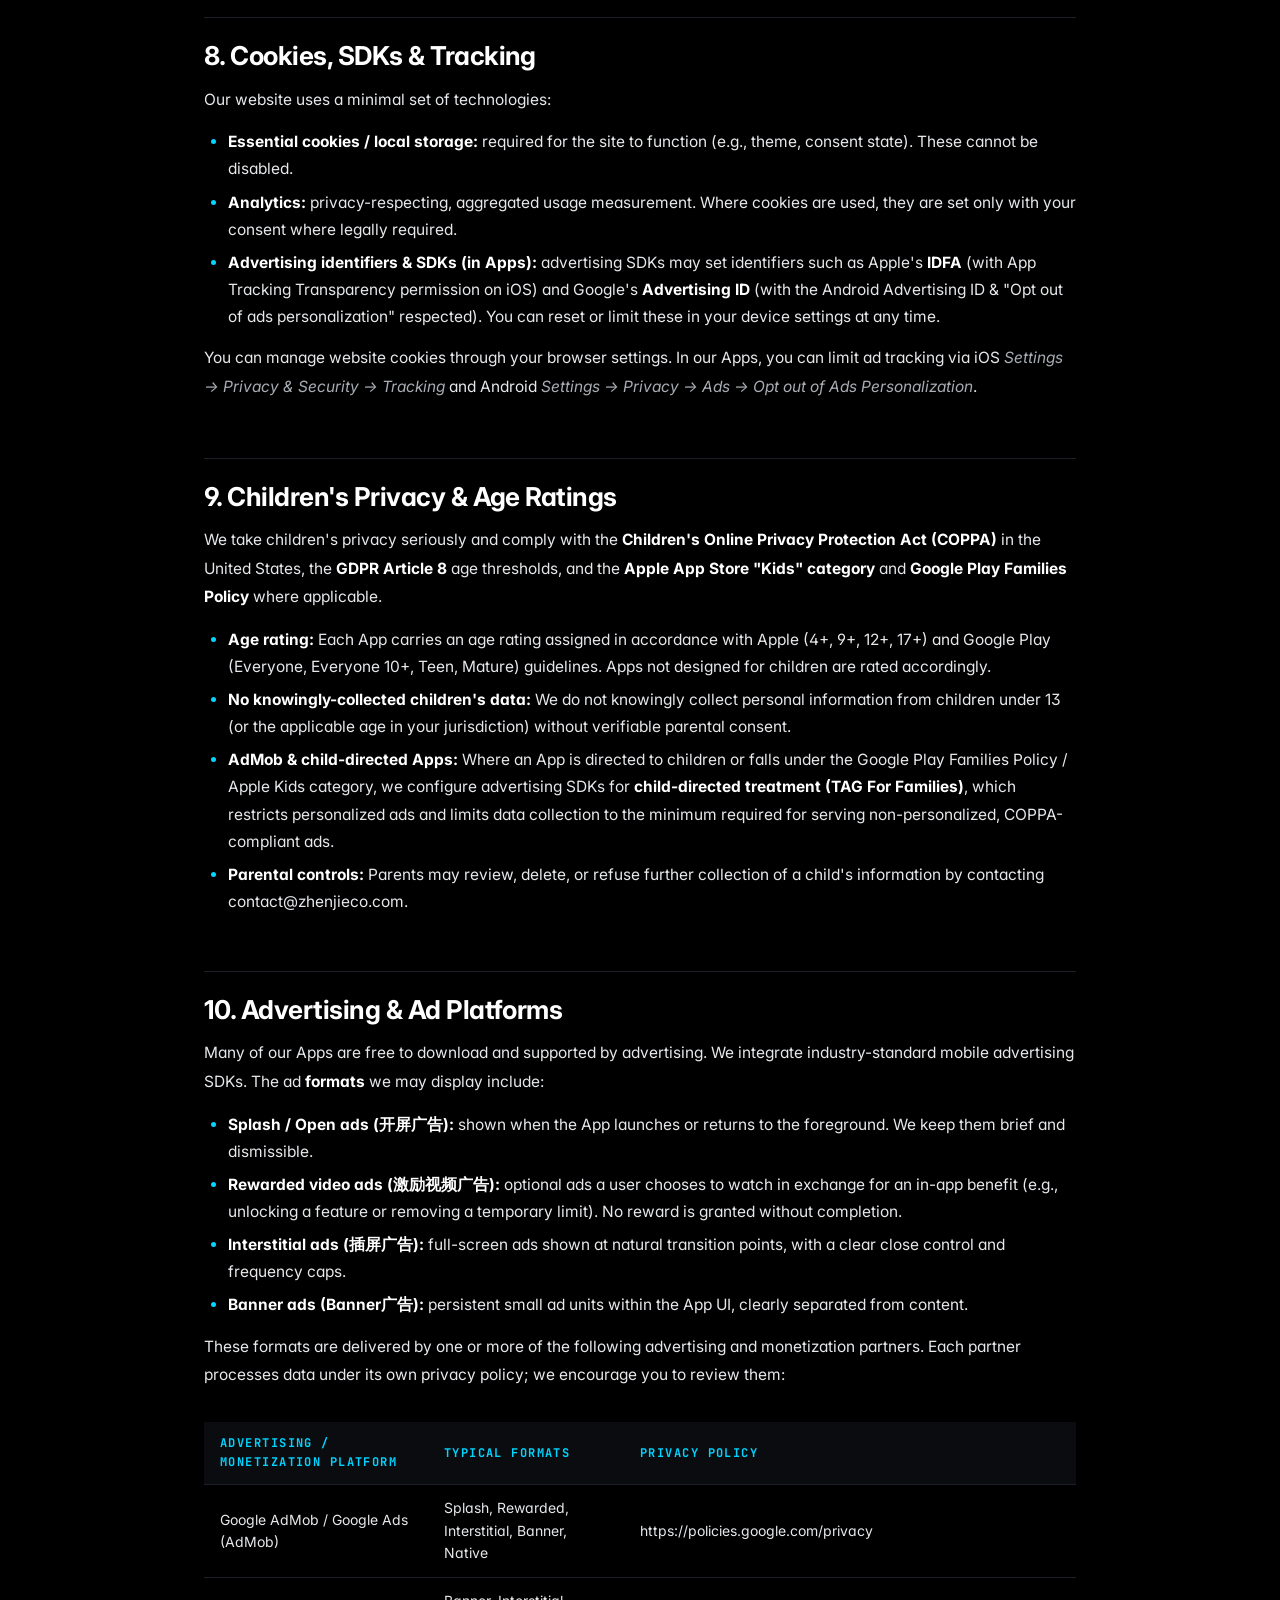
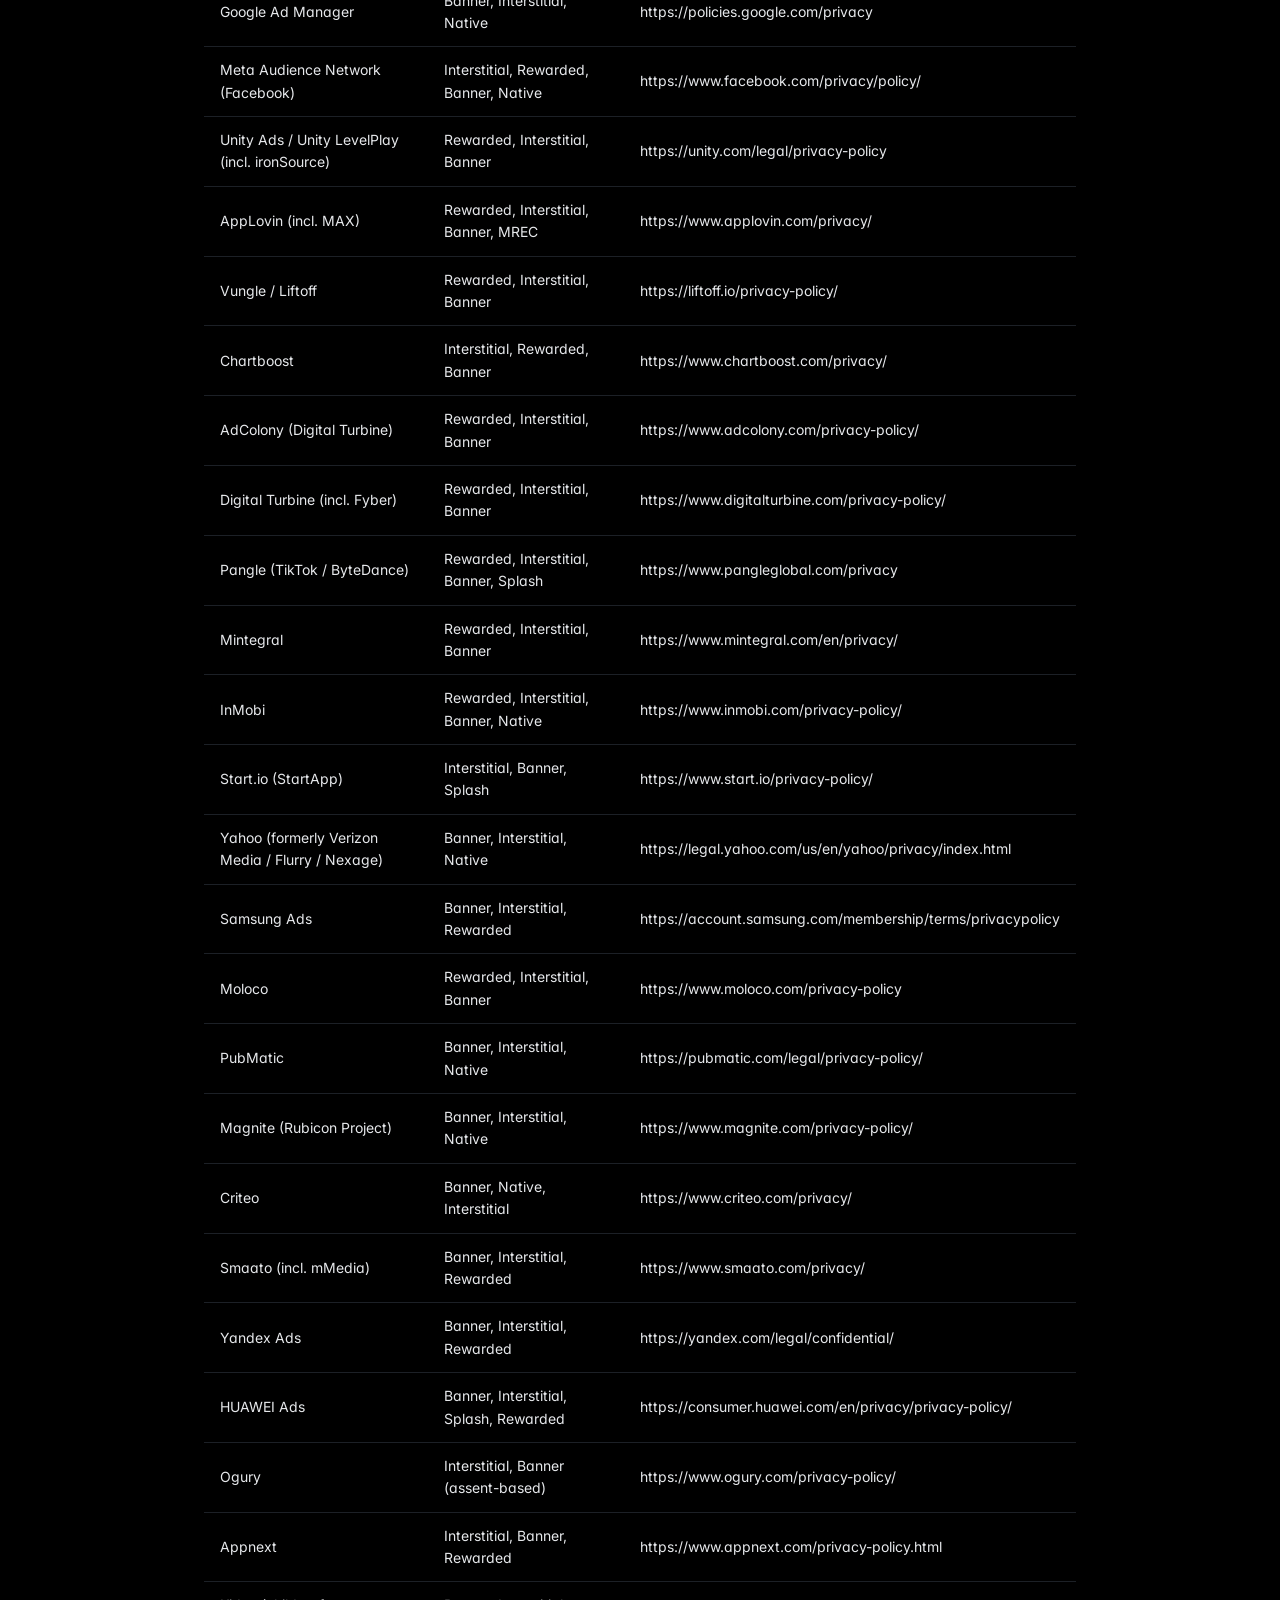
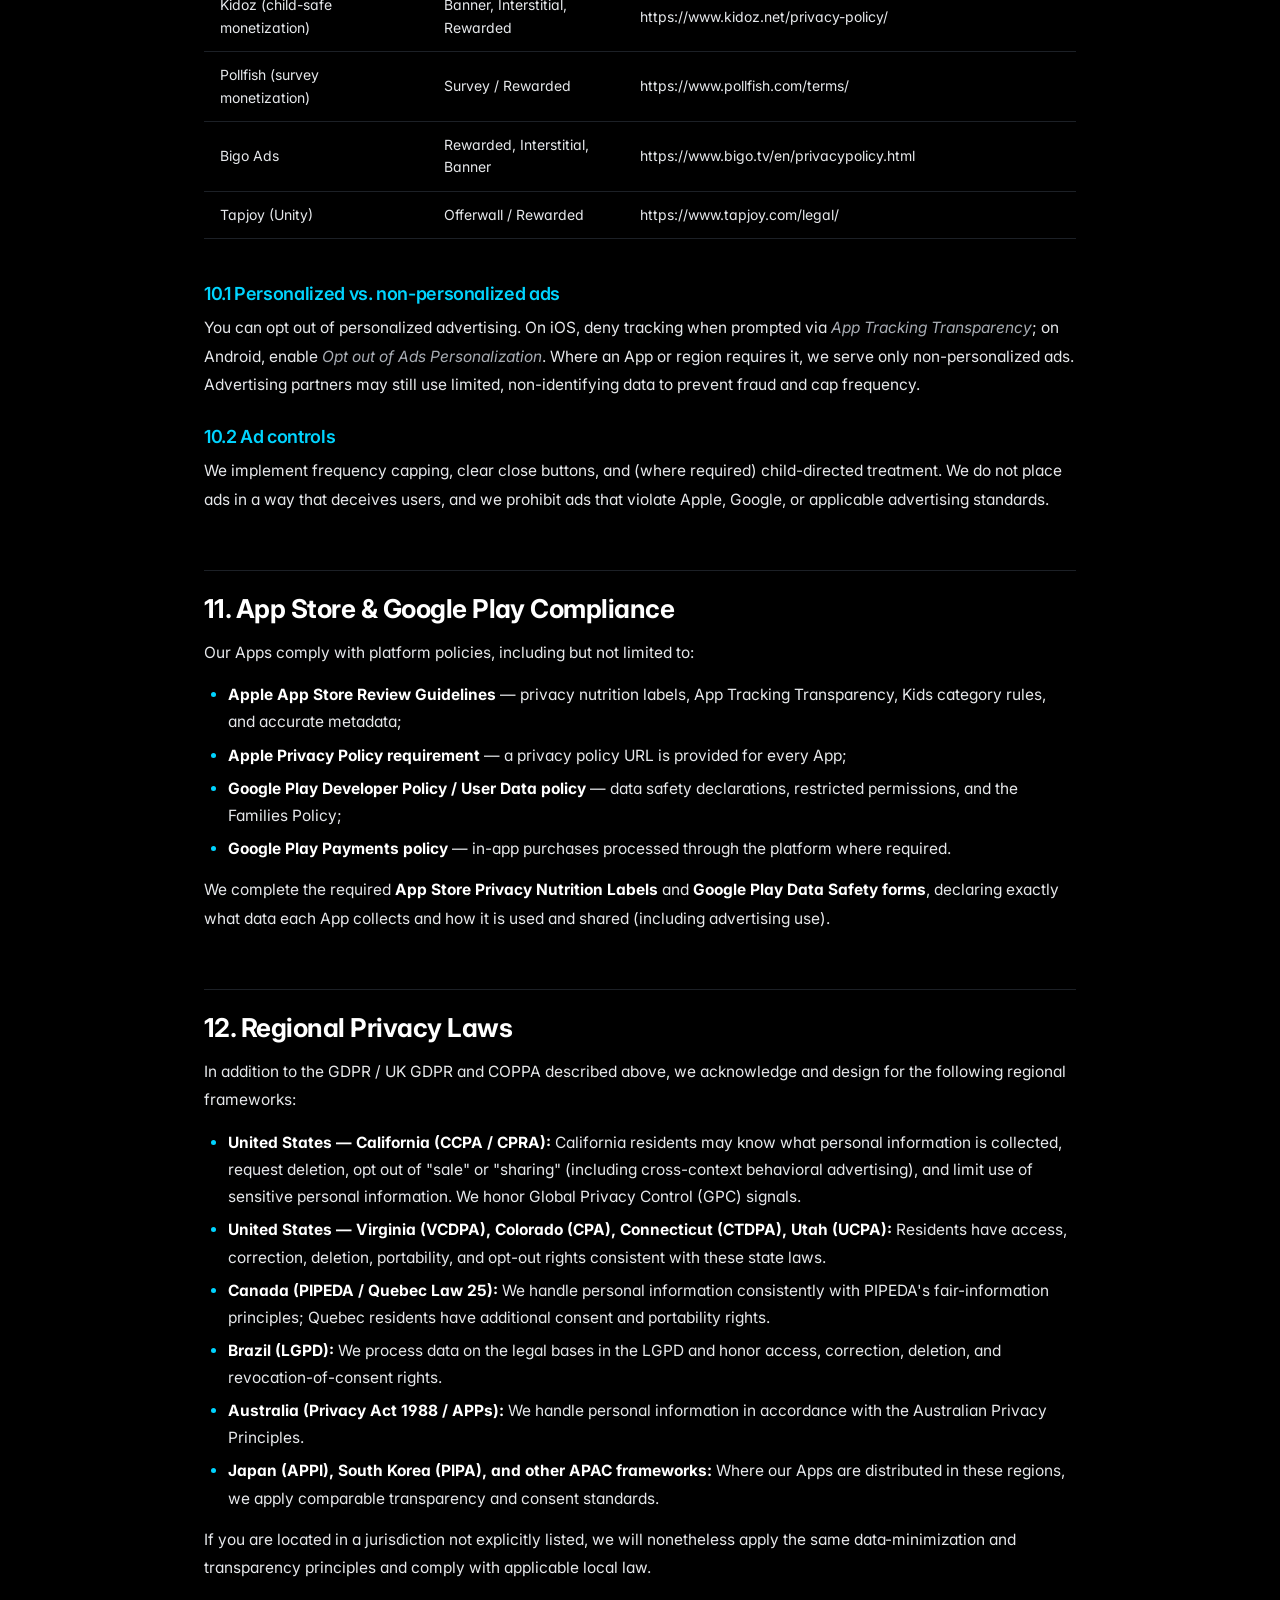
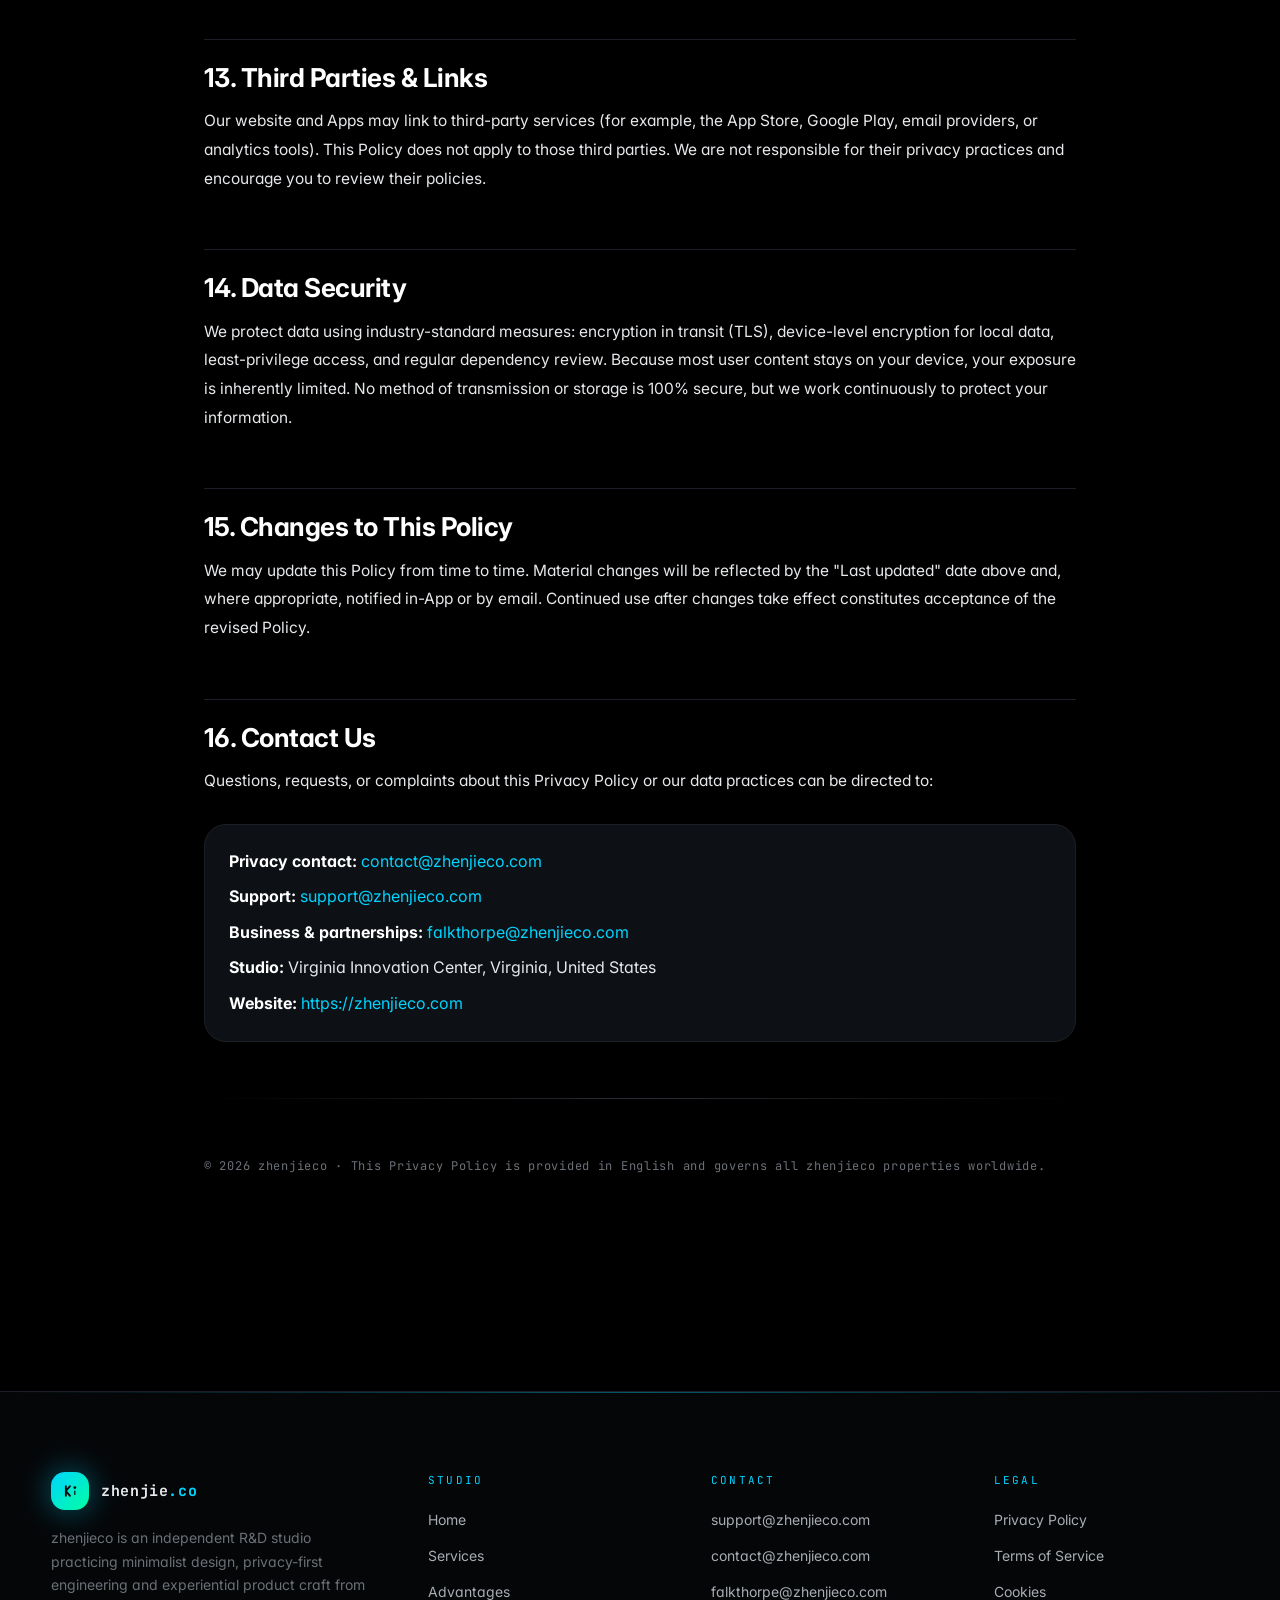
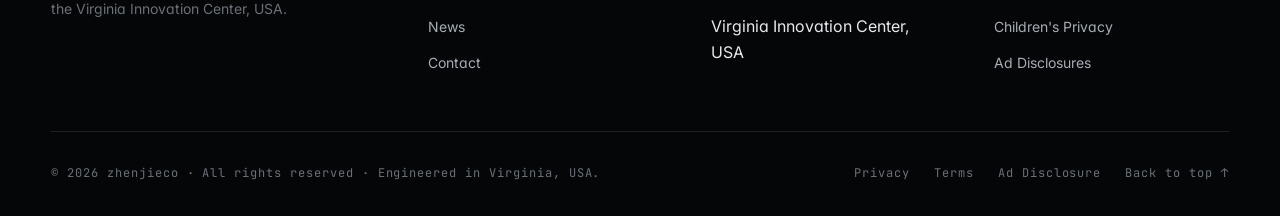
<file: privacy.html>
<!DOCTYPE html>
<html lang="en">
<head>
  <meta charset="UTF-8">
  <meta name="viewport" content="width=device-width, initial-scale=1.0, viewport-fit=cover">
  <title>Privacy Policy · zhenjieco</title>
  <meta name="description" content="The zhenjieco Privacy Policy. A privacy-first R&D studio and publisher of local-first mobile applications on the Apple App Store and Google Play. Covers data collection, cookies, children's privacy, advertising (AdMob and other networks), and regional laws including GDPR, UK GDPR, CCPA/CPRA, PIPEDA, LGPD and the Australian Privacy Act.">
  <meta name="keywords" content="zhenjieco privacy policy, app privacy, GDPR, CCPA, COPPA, children privacy, AdMob, mobile advertising, local-first, App Store, Google Play">
  <meta name="robots" content="index, follow, max-image-preview:large, max-snippet:-1">
  <meta name="author" content="zhenjieco">
  <meta name="theme-color" content="#000000">
  <meta name="application-name" content="zhenjieco">
  <meta name="apple-mobile-web-app-title" content="zhenjieco">
  <meta name="format-detection" content="telephone=no">

  <link rel="canonical" href="https://zhenjieco.com/privacy.html">
  <link rel="alternate" hreflang="en" href="https://zhenjieco.com/privacy.html">
  <link rel="alternate" hreflang="x-default" href="https://zhenjieco.com/privacy.html">

  <!-- Open Graph -->
  <meta property="og:type" content="website">
  <meta property="og:site_name" content="zhenjieco">
  <meta property="og:title" content="Privacy Policy · zhenjieco">
  <meta property="og:description" content="How zhenjieco collects, uses, and protects data across its applications and website, including advertising disclosures and regional privacy laws.">
  <meta property="og:url" content="https://zhenjieco.com/privacy.html">
  <meta property="og:image" content="https://zhenjieco.com/images/hero-visual.svg">
  <meta property="og:image:type" content="image/svg+xml">
  <meta property="og:locale" content="en_US">

  <!-- Twitter -->
  <meta name="twitter:card" content="summary_large_image">
  <meta name="twitter:title" content="Privacy Policy · zhenjieco">
  <meta name="twitter:description" content="How zhenjieco collects, uses, and protects data across its applications and website.">
  <meta name="twitter:image" content="https://zhenjieco.com/images/hero-visual.svg">

  <link rel="icon" type="image/svg+xml" href="images/favicon.svg">
  <link rel="apple-touch-icon" href="images/favicon.svg">

  <link rel="preconnect" href="https://fonts.googleapis.com">
  <link rel="preconnect" href="https://fonts.gstatic.com" crossorigin>
  <link href="https://fonts.googleapis.com/css2?family=Inter:wght@300;400;500;600;700;800&family=JetBrains+Mono:wght@400;500;600;700&display=swap" rel="stylesheet">

  <link rel="stylesheet" href="css/main.css">
  <link rel="stylesheet" href="css/animations.css">
  <link rel="stylesheet" href="css/responsive.css">

  <!-- Schema.org: legal document -->
  <script type="application/ld+json">
  {
    "@context": "https://schema.org",
    "@type": "WebPage",
    "name": "zhenjieco Privacy Policy",
    "url": "https://zhenjieco.com/privacy.html",
    "inLanguage": "en",
    "publisher": {
      "@type": "Organization",
      "name": "zhenjieco",
      "url": "https://zhenjieco.com",
      "email": "contact@zhenjieco.com",
      "address": { "@type": "PostalAddress", "streetAddress": "Virginia Innovation Center", "addressRegion": "VA", "addressCountry": "US" }
    },
    "dateModified": "2026-07-15"
  }
  </script>
</head>
<body>
  <div class="ambient"></div>

  <div class="loader" aria-hidden="true">
    <div class="loader__inner">
      <div class="loader__brand">
        <img src="images/logo.svg" alt="" width="32" height="32">
        <span style="font-family:'JetBrains Mono',monospace;color:#00d4ff;">zhenjieco.com</span>
      </div>
      <div class="loader__bar"></div>
      <div class="loader__num">// initialising system</div>
    </div>
  </div>

  <!-- ============ NAVIGATION ============ -->
  <header class="nav" role="banner">
    <div class="nav__inner">
      <a class="nav__brand" href="index.html" aria-label="zhenjieco home">
        <span class="nav__logo"><img src="images/logo.svg" alt="" width="22" height="22"></span>
        <span class="nav__wordmark">zhenjie<span style="color:#00d4ff">.co</span></span>
      </a>
      <nav class="nav__menu" aria-label="Primary">
        <a class="nav__link" href="index.html">Home</a>
        <a class="nav__link" href="services.html">Services</a>
        <a class="nav__link" href="advantages.html">Advantages</a>
        <a class="nav__link" href="news.html">News</a>
        <a class="nav__link" href="contact.html">Contact</a>
      </nav>
      <div class="nav__actions">
        <a class="btn btn--sm btn--primary" href="contact.html" data-magnet>
          <span>Start a Project</span>
          <svg class="btn__icon" viewBox="0 0 24 24" fill="none" stroke="currentColor" stroke-width="2.4" stroke-linecap="round" stroke-linejoin="round"><path d="M5 12h14M13 5l7 7-7 7"/></svg>
        </a>
        <button class="nav__toggle" aria-label="Toggle menu" aria-expanded="false">
          <svg viewBox="0 0 24 24" fill="none" stroke-width="2" stroke-linecap="round" stroke-linejoin="round"><path d="M3 6h18M3 12h18M3 18h18"/></svg>
        </button>
      </div>
    </div>
  </header>

  <!-- ============ PAGE HEADER ============ -->
  <section class="section" style="padding-top: calc(var(--nav-h) + 80px); padding-bottom: 40px;">
    <div class="container">
      <span class="eyebrow reveal">// LEGAL · PRIVACY</span>
      <h1 class="h-display reveal" style="margin-top: 24px;">Privacy <span class="gradient-text">Policy.</span></h1>
      <p class="lead reveal anim-delay-3" style="margin-top: 28px;">We build local-first software. This policy explains exactly what data zhenjieco collects, why, how it is protected, and how advertising works inside our applications — with full coverage of App Store and Google Play requirements, children's privacy, and the regional privacy laws that apply around the world.</p>
    </div>
  </section>

  <main class="doc">
    <a class="doc__back" href="index.html">
      <svg viewBox="0 0 24 24" width="16" height="16" fill="none" stroke="currentColor" stroke-width="2.2" stroke-linecap="round" stroke-linejoin="round"><path d="M19 12H5M12 19l-7-7 7-7"/></svg>
      Back to home
    </a>

    <div class="doc__nav">
      <a href="index.html">Home</a>
      <span>/</span>
      <span>Privacy Policy</span>
    </div>

    <h1>Privacy Policy</h1>
    <p class="doc__lede">zhenjieco ("we", "us", "our", "the Studio") respects your privacy and is committed to protecting it through our compliance with this policy. We are an independent research &amp; development studio and publisher of local-first mobile applications, based at the Virginia Innovation Center, United States.</p>

    <div class="doc__meta">
      <span>Effective: 15 July 2026</span>
      <span>Last updated: 15 July 2026</span>
      <span>Version: 1.0</span>
      <span>Region: Global (EN)</span>
    </div>

    <div class="doc__toc">
      <strong style="display:block; margin-bottom:12px; font-family:var(--font-mono); font-size:12px; letter-spacing:0.12em; text-transform:uppercase; color:var(--fg-3);">Contents</strong>
      <ol>
        <li><a href="#intro">Introduction &amp; Scope</a></li>
        <li><a href="#collect">Information We Collect</a></li>
        <li><a href="#use">How We Use Information</a></li>
        <li><a href="#local">Local-First Data Architecture</a></li>
        <li><a href="#legal-basis">Legal Bases (GDPR / UK GDPR)</a></li>
        <li><a href="#rights">Your Privacy Rights</a></li>
        <li><a href="#transfer">International Data Transfers</a></li>
        <li><a href="#cookies">Cookies, SDKs &amp; Tracking</a></li>
        <li><a href="#children">Children's Privacy &amp; Age Ratings</a></li>
        <li><a href="#ads">Advertising &amp; Ad Platforms</a></li>
        <li><a href="#stores">App Store &amp; Google Play Compliance</a></li>
        <li><a href="#regional">Regional Privacy Laws</a></li>
        <li><a href="#thirdparty">Third Parties &amp; Links</a></li>
        <li><a href="#security">Data Security</a></li>
        <li><a href="#changes">Changes to This Policy</a></li>
        <li><a href="#contact">Contact Us</a></li>
      </ol>
    </div>

    <h2 id="intro">1. Introduction &amp; Scope</h2>
    <p>This Privacy Policy applies to:</p>
    <ul>
      <li>The zhenjieco website at <strong>https://zhenjieco.com</strong> and all sub-pages;</li>
      <li>All mobile applications ("Apps") published by zhenjieco on the <strong>Apple App Store</strong> and the <strong>Google Play Store</strong>, including our productivity, health, collection, real-estate, finance and creative-tool matrix;</li>
      <li>Any associated services, newsletters, support channels and communications.</li>
    </ul>
    <p>Our guiding principle is <strong>privacy by design and data minimization</strong>. The overwhelming majority of user-generated data in our Apps is processed and stored <strong>locally on your device</strong>. Where a network connection is used (for example, to serve advertising, deliver app updates, or process optional cloud features), we describe it transparently below.</p>
    <p>By downloading, installing, or using any zhenjieco App or visiting our website, you acknowledge that you have read and understood this Policy.</p>

    <h2 id="collect">2. Information We Collect</h2>
    <p>We separate data into three categories:</p>
    <h3>2.1 Data stored locally on your device (not transmitted)</h3>
    <p>For most Apps, the following data never leaves your device: audio you synthesize, collection valuations, posture / training logs, property documents, notes, budgets, and any other user content. This data is stored in your device's local sandbox, and — where supported — in your personal iCloud or Google account container that only you control.</p>
    <h3>2.2 Data you voluntarily provide</h3>
    <ul>
      <li><strong>Support &amp; contact requests:</strong> your name, email address, and message content when you email <a href="mailto:contact@zhenjieco.com">contact@zhenjieco.com</a> or <a href="mailto:support@zhenjieco.com">support@zhenjieco.com</a>.</li>
      <li><strong>Newsletter subscriptions:</strong> your email address, if you opt in on our News page.</li>
      <li><strong>Surveys &amp; beta programs:</strong> optional feedback you choose to submit.</li>
    </ul>
    <h3>2.3 Data processed by third parties (advertising &amp; analytics)</h3>
    <p>Our free Apps integrate advertising SDKs. These SDKs may collect device identifiers, advertising IDs, approximate location (coarse, derived from IP), device model, OS version, language, and interaction events with ads. This is governed by Section <a href="#ads">10 (Advertising)</a> and Section <a href="#cookies">8 (Cookies &amp; Tracking)</a>. We do <strong>not</strong> sell your personal information in the traditional sense; advertising partners process data as described in their own policies.</p>

    <h2 id="use">3. How We Use Information</h2>
    <ul>
      <li>Provide, operate, and maintain our Apps and website;</li>
      <li>Deliver and measure advertising within free Apps (see Section <a href="#ads">10</a>);</li>
      <li>Respond to support, partnership, and press enquiries;</li>
      <li>Send service-related and (with consent) marketing communications;</li>
      <li>Diagnose crashes and improve stability via privacy-safe diagnostics;</li>
      <li>Comply with legal obligations and enforce our Terms of Service.</li>
    </ul>

    <h2 id="local">4. Local-First Data Architecture</h2>
    <p>We practice a <strong>"data does not leave the device"</strong> engineering philosophy for user content. Benefits include:</p>
    <ul>
      <li><strong>User autonomy:</strong> you control where your files live and whether they are backed up;</li>
      <li><strong>Reduced exposure:</strong> there is no central honeypot of user content to breach;</li>
      <li><strong>No unnecessary cloud storage or tracking:</strong> we avoid server-side profiles keyed to individuals.</li>
    </ul>
    <p>Where an App offers an optional sync feature, it is clearly labeled and uses platform-native encrypted containers (Apple iCloud / Android Auto Backup) bound to your personal account.</p>

    <h2 id="legal-basis">5. Legal Bases (GDPR / UK GDPR)</h2>
    <p>For users in the European Economic Area (EEA), United Kingdom, and Switzerland, we rely on the following legal bases under Article 6 GDPR:</p>
    <ul>
      <li><strong>Performance of a contract</strong> — to deliver the App features you request;</li>
      <li><strong>Legitimate interests</strong> — to secure our services, analyze aggregated usage, and serve contextual advertising (balanced against your rights);</li>
      <li><strong>Consent</strong> — for non-essential cookies, personalized advertising, newsletters, and optional analytics. You may withdraw consent at any time;</li>
      <li><strong>Legal obligation</strong> — to retain limited records where required by law.</li>
    </ul>

    <h2 id="rights">6. Your Privacy Rights</h2>
    <p>Depending on where you live, you may have the following rights. We will respond within the timeframes required by law (generally 30 days).</p>
    <ul>
      <li><strong>Access</strong> — obtain a copy of the personal data we hold about you;</li>
      <li><strong>Rectification</strong> — correct inaccurate or incomplete data;</li>
      <li><strong>Erasure / "right to be forgotten"</strong> — request deletion of your data;</li>
      <li><strong>Restriction &amp; objection</strong> — limit or object to certain processing;</li>
      <li><strong>Portability</strong> — receive your data in a structured, machine-readable format;</li>
      <li><strong>Opt-out of sale / sharing</strong> — including personalized advertising (see Section <a href="#ads">10</a>);</li>
      <li><strong>Non-discrimination</strong> — we will not penalize you for exercising your rights.</li>
    </ul>
    <p>To exercise any right, email <a href="mailto:contact@zhenjieco.com">contact@zhenjieco.com</a>. We may need to verify your identity. You also have the right to lodge a complaint with your local supervisory authority (e.g., your national Data Protection Authority, or the UK ICO).</p>

    <h2 id="transfer">7. International Data Transfers</h2>
    <p>zhenjieco is based in the United States. Our advertising and analytics partners operate globally. Where personal data of EEA, UK, or Swiss users is transferred outside these regions, we rely on appropriate safeguards such as the <strong>EU Standard Contractual Clauses (SCCs)</strong>, the <strong>UK International Data Transfer Addendum</strong>, the <strong>EU–US Data Privacy Framework</strong> (where the recipient is certified), or contractual confidentiality and security commitments. Advertising partners' own transfer mechanisms are described in their privacy policies.</p>

    <h2 id="cookies">8. Cookies, SDKs &amp; Tracking</h2>
    <p>Our website uses a minimal set of technologies:</p>
    <ul>
      <li><strong>Essential cookies / local storage:</strong> required for the site to function (e.g., theme, consent state). These cannot be disabled.</li>
      <li><strong>Analytics:</strong> privacy-respecting, aggregated usage measurement. Where cookies are used, they are set only with your consent where legally required.</li>
      <li><strong>Advertising identifiers &amp; SDKs (in Apps):</strong> advertising SDKs may set identifiers such as Apple's <strong>IDFA</strong> (with App Tracking Transparency permission on iOS) and Google's <strong>Advertising ID</strong> (with the Android Advertising ID &amp; "Opt out of ads personalization" respected). You can reset or limit these in your device settings at any time.</li>
    </ul>
    <p>You can manage website cookies through your browser settings. In our Apps, you can limit ad tracking via iOS <em>Settings &rarr; Privacy &amp; Security &rarr; Tracking</em> and Android <em>Settings &rarr; Privacy &rarr; Ads &rarr; Opt out of Ads Personalization</em>.</p>

    <h2 id="children">9. Children's Privacy &amp; Age Ratings</h2>
    <p>We take children's privacy seriously and comply with the <strong>Children's Online Privacy Protection Act (COPPA)</strong> in the United States, the <strong>GDPR Article 8</strong> age thresholds, and the <strong>Apple App Store "Kids" category</strong> and <strong>Google Play Families Policy</strong> where applicable.</p>
    <ul>
      <li><strong>Age rating:</strong> Each App carries an age rating assigned in accordance with Apple (4+, 9+, 12+, 17+) and Google Play (Everyone, Everyone 10+, Teen, Mature) guidelines. Apps not designed for children are rated accordingly.</li>
      <li><strong>No knowingly-collected children's data:</strong> We do not knowingly collect personal information from children under 13 (or the applicable age in your jurisdiction) without verifiable parental consent.</li>
      <li><strong>AdMob &amp; child-directed Apps:</strong> Where an App is directed to children or falls under the Google Play Families Policy / Apple Kids category, we configure advertising SDKs for <strong>child-directed treatment (TAG For Families)</strong>, which restricts personalized ads and limits data collection to the minimum required for serving non-personalized, COPPA-compliant ads.</li>
      <li><strong>Parental controls:</strong> Parents may review, delete, or refuse further collection of a child's information by contacting <a href="mailto:contact@zhenjieco.com">contact@zhenjieco.com</a>.</li>
    </ul>

    <h2 id="ads">10. Advertising &amp; Ad Platforms</h2>
    <p>Many of our Apps are free to download and supported by advertising. We integrate industry-standard mobile advertising SDKs. The ad <strong>formats</strong> we may display include:</p>
    <ul>
      <li><strong>Splash / Open ads (开屏广告):</strong> shown when the App launches or returns to the foreground. We keep them brief and dismissible.</li>
      <li><strong>Rewarded video ads (激励视频广告):</strong> optional ads a user chooses to watch in exchange for an in-app benefit (e.g., unlocking a feature or removing a temporary limit). No reward is granted without completion.</li>
      <li><strong>Interstitial ads (插屏广告):</strong> full-screen ads shown at natural transition points, with a clear close control and frequency caps.</li>
      <li><strong>Banner ads (Banner广告):</strong> persistent small ad units within the App UI, clearly separated from content.</li>
    </ul>
    <p>These formats are delivered by one or more of the following advertising and monetization partners. Each partner processes data under its own privacy policy; we encourage you to review them:</p>

    <div class="doc__adlist" style="overflow-x:auto;">
      <table>
        <thead>
          <tr>
            <th>Advertising / Monetization Platform</th>
            <th>Typical Formats</th>
            <th>Privacy Policy</th>
          </tr>
        </thead>
        <tbody>
          <tr><td>Google AdMob / Google Ads (AdMob)</td><td>Splash, Rewarded, Interstitial, Banner, Native</td><td>https://policies.google.com/privacy</td></tr>
          <tr><td>Google Ad Manager</td><td>Banner, Interstitial, Native</td><td>https://policies.google.com/privacy</td></tr>
          <tr><td>Meta Audience Network (Facebook)</td><td>Interstitial, Rewarded, Banner, Native</td><td>https://www.facebook.com/privacy/policy/</td></tr>
          <tr><td>Unity Ads / Unity LevelPlay (incl. ironSource)</td><td>Rewarded, Interstitial, Banner</td><td>https://unity.com/legal/privacy-policy</td></tr>
          <tr><td>AppLovin (incl. MAX)</td><td>Rewarded, Interstitial, Banner, MREC</td><td>https://www.applovin.com/privacy/</td></tr>
          <tr><td>Vungle / Liftoff</td><td>Rewarded, Interstitial, Banner</td><td>https://liftoff.io/privacy-policy/</td></tr>
          <tr><td>Chartboost</td><td>Interstitial, Rewarded, Banner</td><td>https://www.chartboost.com/privacy/</td></tr>
          <tr><td>AdColony (Digital Turbine)</td><td>Rewarded, Interstitial, Banner</td><td>https://www.adcolony.com/privacy-policy/</td></tr>
          <tr><td>Digital Turbine (incl. Fyber)</td><td>Rewarded, Interstitial, Banner</td><td>https://www.digitalturbine.com/privacy-policy/</td></tr>
          <tr><td>Pangle (TikTok / ByteDance)</td><td>Rewarded, Interstitial, Banner, Splash</td><td>https://www.pangleglobal.com/privacy</td></tr>
          <tr><td>Mintegral</td><td>Rewarded, Interstitial, Banner</td><td>https://www.mintegral.com/en/privacy/</td></tr>
          <tr><td>InMobi</td><td>Rewarded, Interstitial, Banner, Native</td><td>https://www.inmobi.com/privacy-policy/</td></tr>
          <tr><td>Start.io (StartApp)</td><td>Interstitial, Banner, Splash</td><td>https://www.start.io/privacy-policy/</td></tr>
          <tr><td>Yahoo (formerly Verizon Media / Flurry / Nexage)</td><td>Banner, Interstitial, Native</td><td>https://legal.yahoo.com/us/en/yahoo/privacy/index.html</td></tr>
          <tr><td>Samsung Ads</td><td>Banner, Interstitial, Rewarded</td><td>https://account.samsung.com/membership/terms/privacypolicy</td></tr>
          <tr><td>Moloco</td><td>Rewarded, Interstitial, Banner</td><td>https://www.moloco.com/privacy-policy</td></tr>
          <tr><td>PubMatic</td><td>Banner, Interstitial, Native</td><td>https://pubmatic.com/legal/privacy-policy/</td></tr>
          <tr><td>Magnite (Rubicon Project)</td><td>Banner, Interstitial, Native</td><td>https://www.magnite.com/privacy-policy/</td></tr>
          <tr><td>Criteo</td><td>Banner, Native, Interstitial</td><td>https://www.criteo.com/privacy/</td></tr>
          <tr><td>Smaato (incl. mMedia)</td><td>Banner, Interstitial, Rewarded</td><td>https://www.smaato.com/privacy/</td></tr>
          <tr><td>Yandex Ads</td><td>Banner, Interstitial, Rewarded</td><td>https://yandex.com/legal/confidential/</td></tr>
          <tr><td>HUAWEI Ads</td><td>Banner, Interstitial, Splash, Rewarded</td><td>https://consumer.huawei.com/en/privacy/privacy-policy/</td></tr>
          <tr><td>Ogury</td><td>Interstitial, Banner (assent-based)</td><td>https://www.ogury.com/privacy-policy/</td></tr>
          <tr><td>Appnext</td><td>Interstitial, Banner, Rewarded</td><td>https://www.appnext.com/privacy-policy.html</td></tr>
          <tr><td>Kidoz (child-safe monetization)</td><td>Banner, Interstitial, Rewarded</td><td>https://www.kidoz.net/privacy-policy/</td></tr>
          <tr><td>Pollfish (survey monetization)</td><td>Survey / Rewarded</td><td>https://www.pollfish.com/terms/</td></tr>
          <tr><td>Bigo Ads</td><td>Rewarded, Interstitial, Banner</td><td>https://www.bigo.tv/en/privacypolicy.html</td></tr>
          <tr><td>Tapjoy (Unity)</td><td>Offerwall / Rewarded</td><td>https://www.tapjoy.com/legal/</td></tr>
        </tbody>
      </table>
    </div>

    <h3>10.1 Personalized vs. non-personalized ads</h3>
    <p>You can opt out of personalized advertising. On iOS, deny tracking when prompted via <em>App Tracking Transparency</em>; on Android, enable <em>Opt out of Ads Personalization</em>. Where an App or region requires it, we serve only non-personalized ads. Advertising partners may still use limited, non-identifying data to prevent fraud and cap frequency.</p>
    <h3>10.2 Ad controls</h3>
    <p>We implement frequency capping, clear close buttons, and (where required) child-directed treatment. We do not place ads in a way that deceives users, and we prohibit ads that violate Apple, Google, or applicable advertising standards.</p>

    <h2 id="stores">11. App Store &amp; Google Play Compliance</h2>
    <p>Our Apps comply with platform policies, including but not limited to:</p>
    <ul>
      <li><strong>Apple App Store Review Guidelines</strong> — privacy nutrition labels, App Tracking Transparency, Kids category rules, and accurate metadata;</li>
      <li><strong>Apple Privacy Policy requirement</strong> — a privacy policy URL is provided for every App;</li>
      <li><strong>Google Play Developer Policy / User Data policy</strong> — data safety declarations, restricted permissions, and the Families Policy;</li>
      <li><strong>Google Play Payments policy</strong> — in-app purchases processed through the platform where required.</li>
    </ul>
    <p>We complete the required <strong>App Store Privacy Nutrition Labels</strong> and <strong>Google Play Data Safety forms</strong>, declaring exactly what data each App collects and how it is used and shared (including advertising use).</p>

    <h2 id="regional">12. Regional Privacy Laws</h2>
    <p>In addition to the GDPR / UK GDPR and COPPA described above, we acknowledge and design for the following regional frameworks:</p>
    <ul>
      <li><strong>United States — California (CCPA / CPRA):</strong> California residents may know what personal information is collected, request deletion, opt out of "sale" or "sharing" (including cross-context behavioral advertising), and limit use of sensitive personal information. We honor Global Privacy Control (GPC) signals.</li>
      <li><strong>United States — Virginia (VCDPA), Colorado (CPA), Connecticut (CTDPA), Utah (UCPA):</strong> Residents have access, correction, deletion, portability, and opt-out rights consistent with these state laws.</li>
      <li><strong>Canada (PIPEDA / Quebec Law 25):</strong> We handle personal information consistently with PIPEDA's fair-information principles; Quebec residents have additional consent and portability rights.</li>
      <li><strong>Brazil (LGPD):</strong> We process data on the legal bases in the LGPD and honor access, correction, deletion, and revocation-of-consent rights.</li>
      <li><strong>Australia (Privacy Act 1988 / APPs):</strong> We handle personal information in accordance with the Australian Privacy Principles.</li>
      <li><strong>Japan (APPI), South Korea (PIPA), and other APAC frameworks:</strong> Where our Apps are distributed in these regions, we apply comparable transparency and consent standards.</li>
    </ul>
    <p>If you are located in a jurisdiction not explicitly listed, we will nonetheless apply the same data-minimization and transparency principles and comply with applicable local law.</p>

    <h2 id="thirdparty">13. Third Parties &amp; Links</h2>
    <p>Our website and Apps may link to third-party services (for example, the App Store, Google Play, email providers, or analytics tools). This Policy does not apply to those third parties. We are not responsible for their privacy practices and encourage you to review their policies.</p>

    <h2 id="security">14. Data Security</h2>
    <p>We protect data using industry-standard measures: encryption in transit (TLS), device-level encryption for local data, least-privilege access, and regular dependency review. Because most user content stays on your device, your exposure is inherently limited. No method of transmission or storage is 100% secure, but we work continuously to protect your information.</p>

    <h2 id="changes">15. Changes to This Policy</h2>
    <p>We may update this Policy from time to time. Material changes will be reflected by the "Last updated" date above and, where appropriate, notified in-App or by email. Continued use after changes take effect constitutes acceptance of the revised Policy.</p>

    <h2 id="contact">16. Contact Us</h2>
    <p>Questions, requests, or complaints about this Privacy Policy or our data practices can be directed to:</p>
    <div class="doc__contact">
      <span><strong>Privacy contact:</strong> <a href="mailto:contact@zhenjieco.com">contact@zhenjieco.com</a></span>
      <span><strong>Support:</strong> <a href="mailto:support@zhenjieco.com">support@zhenjieco.com</a></span>
      <span><strong>Business &amp; partnerships:</strong> <a href="mailto:falkthorpe@zhenjieco.com">falkthorpe@zhenjieco.com</a></span>
      <span><strong>Studio:</strong> Virginia Innovation Center, Virginia, United States</span>
      <span><strong>Website:</strong> <a href="https://zhenjieco.com">https://zhenjieco.com</a></span>
    </div>

    <hr>
    <p style="font-family:var(--font-mono); font-size:12px; color:var(--fg-3); letter-spacing:0.06em;">© 2026 zhenjieco · This Privacy Policy is provided in English and governs all zhenjieco properties worldwide.</p>
  </main>

  <!-- ============ FOOTER ============ -->
  <footer class="footer" role="contentinfo">
    <div class="container">
      <div class="footer__top">
        <div class="footer__brand">
          <a class="nav__brand" href="index.html" aria-label="zhenjieco home"><span class="nav__logo"><img src="images/logo.svg" alt="" width="22" height="22"></span><span class="nav__wordmark">zhenjie<span style="color:#00d4ff">.co</span></span></a>
          <p>zhenjieco is an independent R&amp;D studio practicing minimalist design, privacy-first engineering and experiential product craft from the Virginia Innovation Center, USA.</p>
        </div>
        <div>
          <div class="footer__heading">STUDIO</div>
          <ul class="footer__list">
            <li><a href="index.html">Home</a></li>
            <li><a href="services.html">Services</a></li>
            <li><a href="advantages.html">Advantages</a></li>
            <li><a href="news.html">News</a></li>
            <li><a href="contact.html">Contact</a></li>
          </ul>
        </div>
        <div>
          <div class="footer__heading">CONTACT</div>
          <ul class="footer__list">
            <li><a href="mailto:support@zhenjieco.com">support@zhenjieco.com</a></li>
            <li><a href="mailto:contact@zhenjieco.com">contact@zhenjieco.com</a></li>
            <li><a href="mailto:falkthorpe@zhenjieco.com">falkthorpe@zhenjieco.com</a></li>
            <li>Virginia Innovation Center, USA</li>
          </ul>
        </div>
        <div>
          <div class="footer__heading">LEGAL</div>
          <ul class="footer__list">
            <li><a href="privacy.html">Privacy Policy</a></li>
            <li><a href="terms.html">Terms of Service</a></li>
            <li><a href="privacy.html#cookies">Cookies</a></li>
            <li><a href="privacy.html#children">Children's Privacy</a></li>
            <li><a href="privacy.html#ads">Ad Disclosures</a></li>
          </ul>
        </div>
      </div>
      <div class="footer__bottom">
        <span>© <span data-year>2026</span> zhenjieco · All rights reserved · Engineered in Virginia, USA.</span>
        <div class="footer__legal">
          <a href="privacy.html">Privacy</a>
          <a href="terms.html">Terms</a>
          <a href="privacy.html#ads">Ad Disclosure</a>
          <a href="#top">Back to top ↑</a>
        </div>
      </div>
    </div>
  </footer>

  <script src="js/main.js" defer></script>
  <script src="js/animations.js" defer></script>
  <script src="js/effects.js" defer></script>
</body>
</html>
</file>
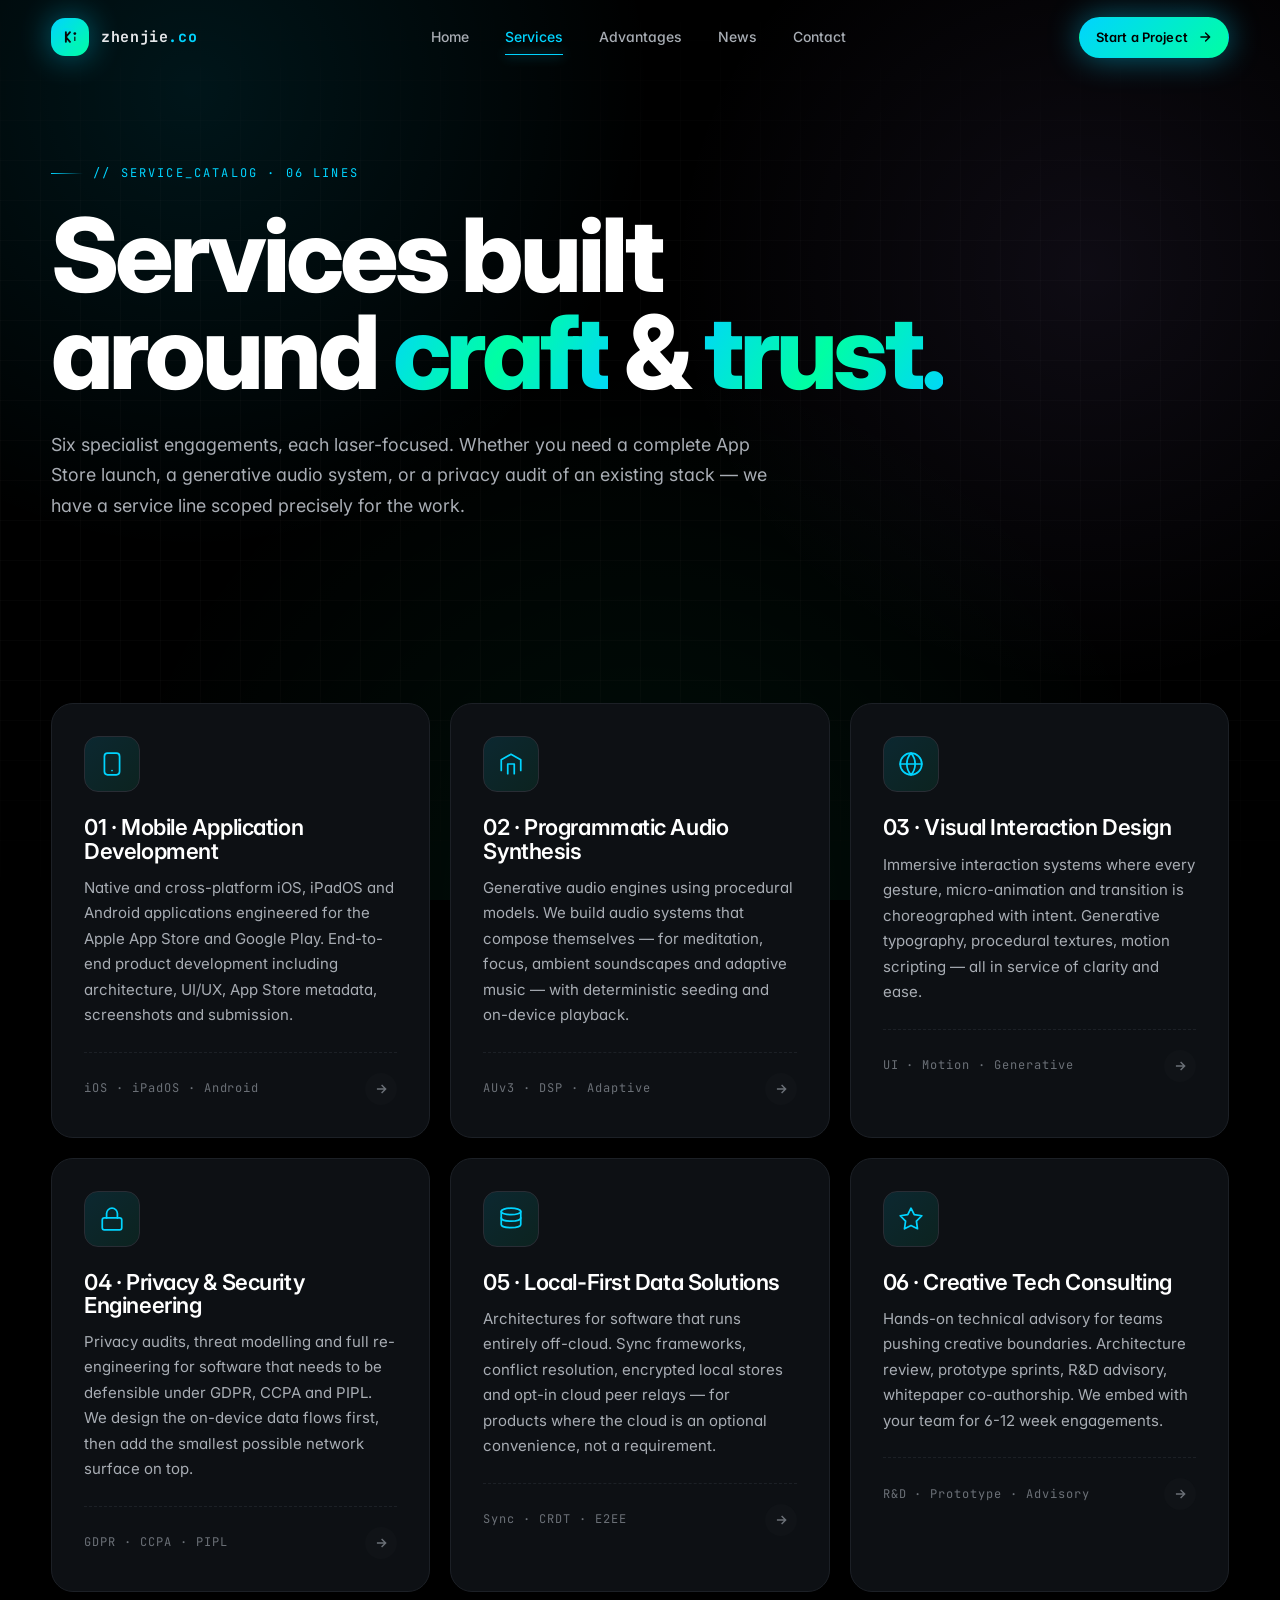
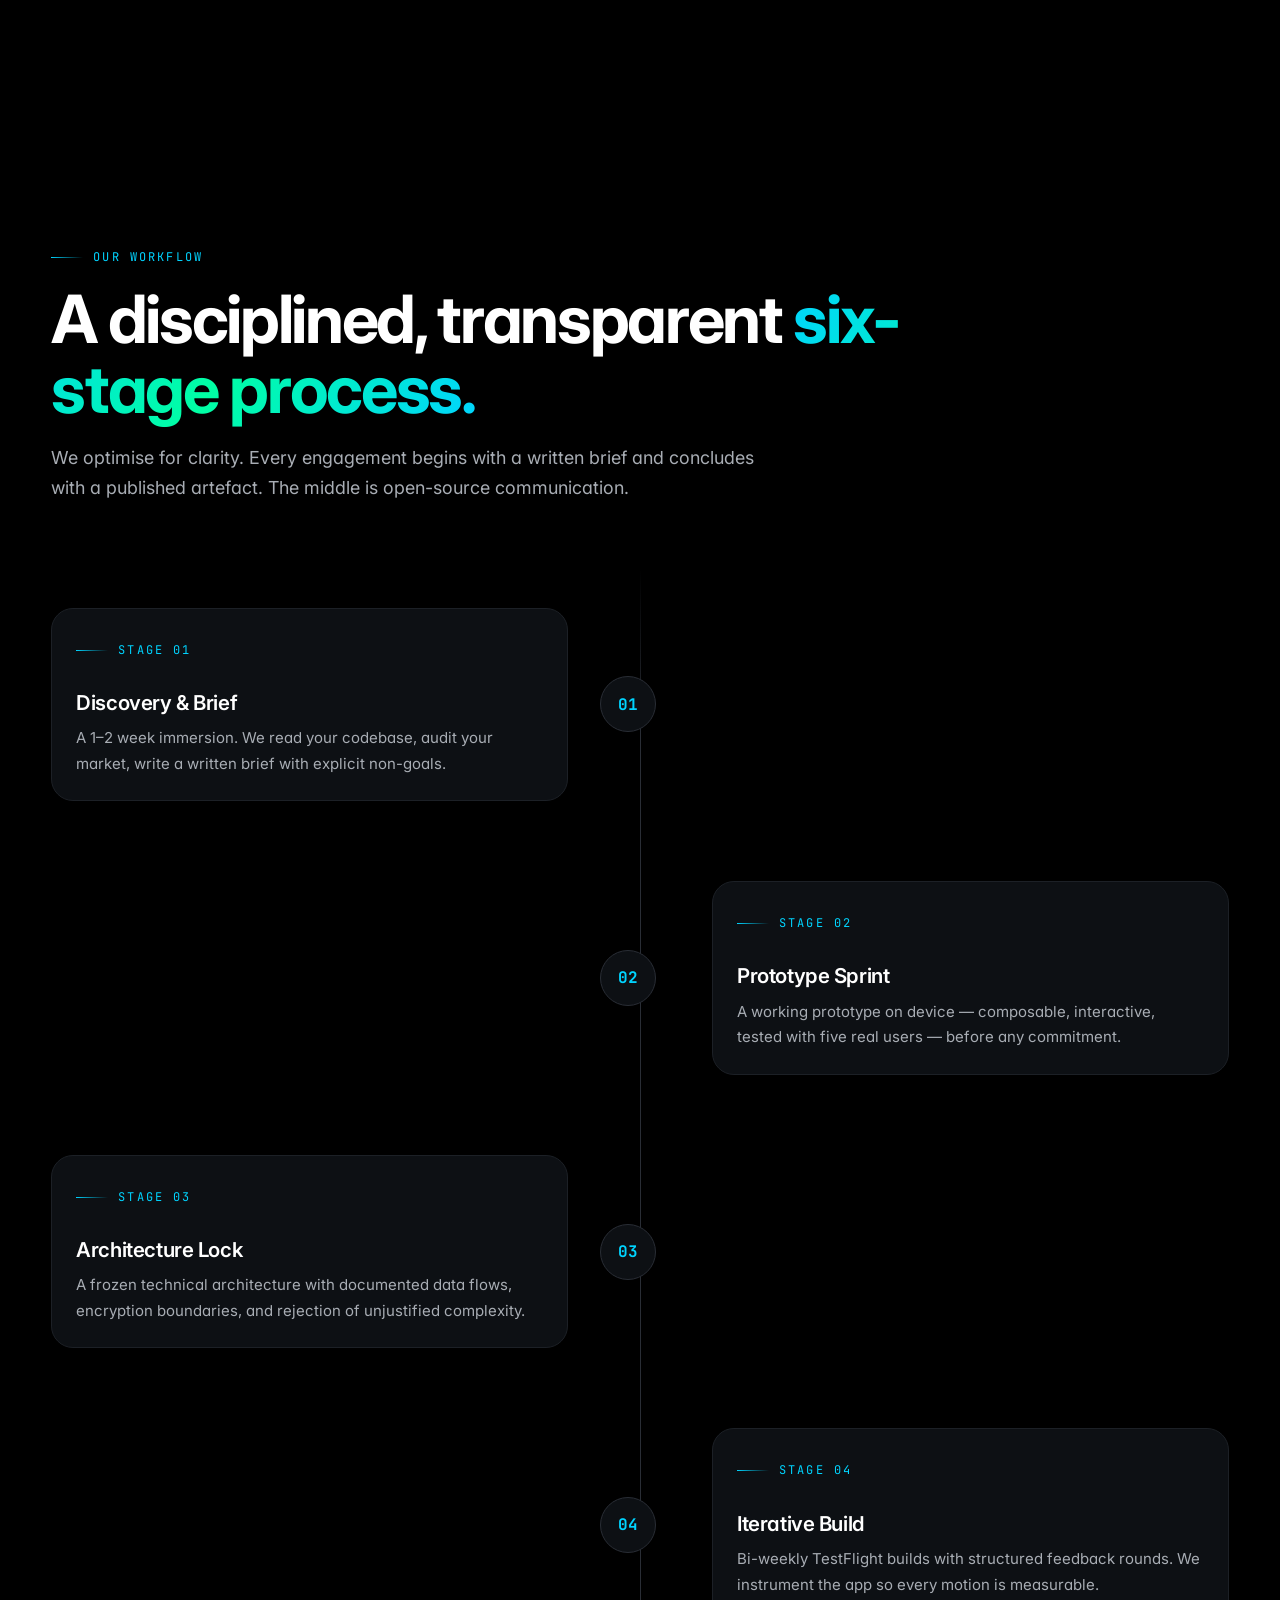
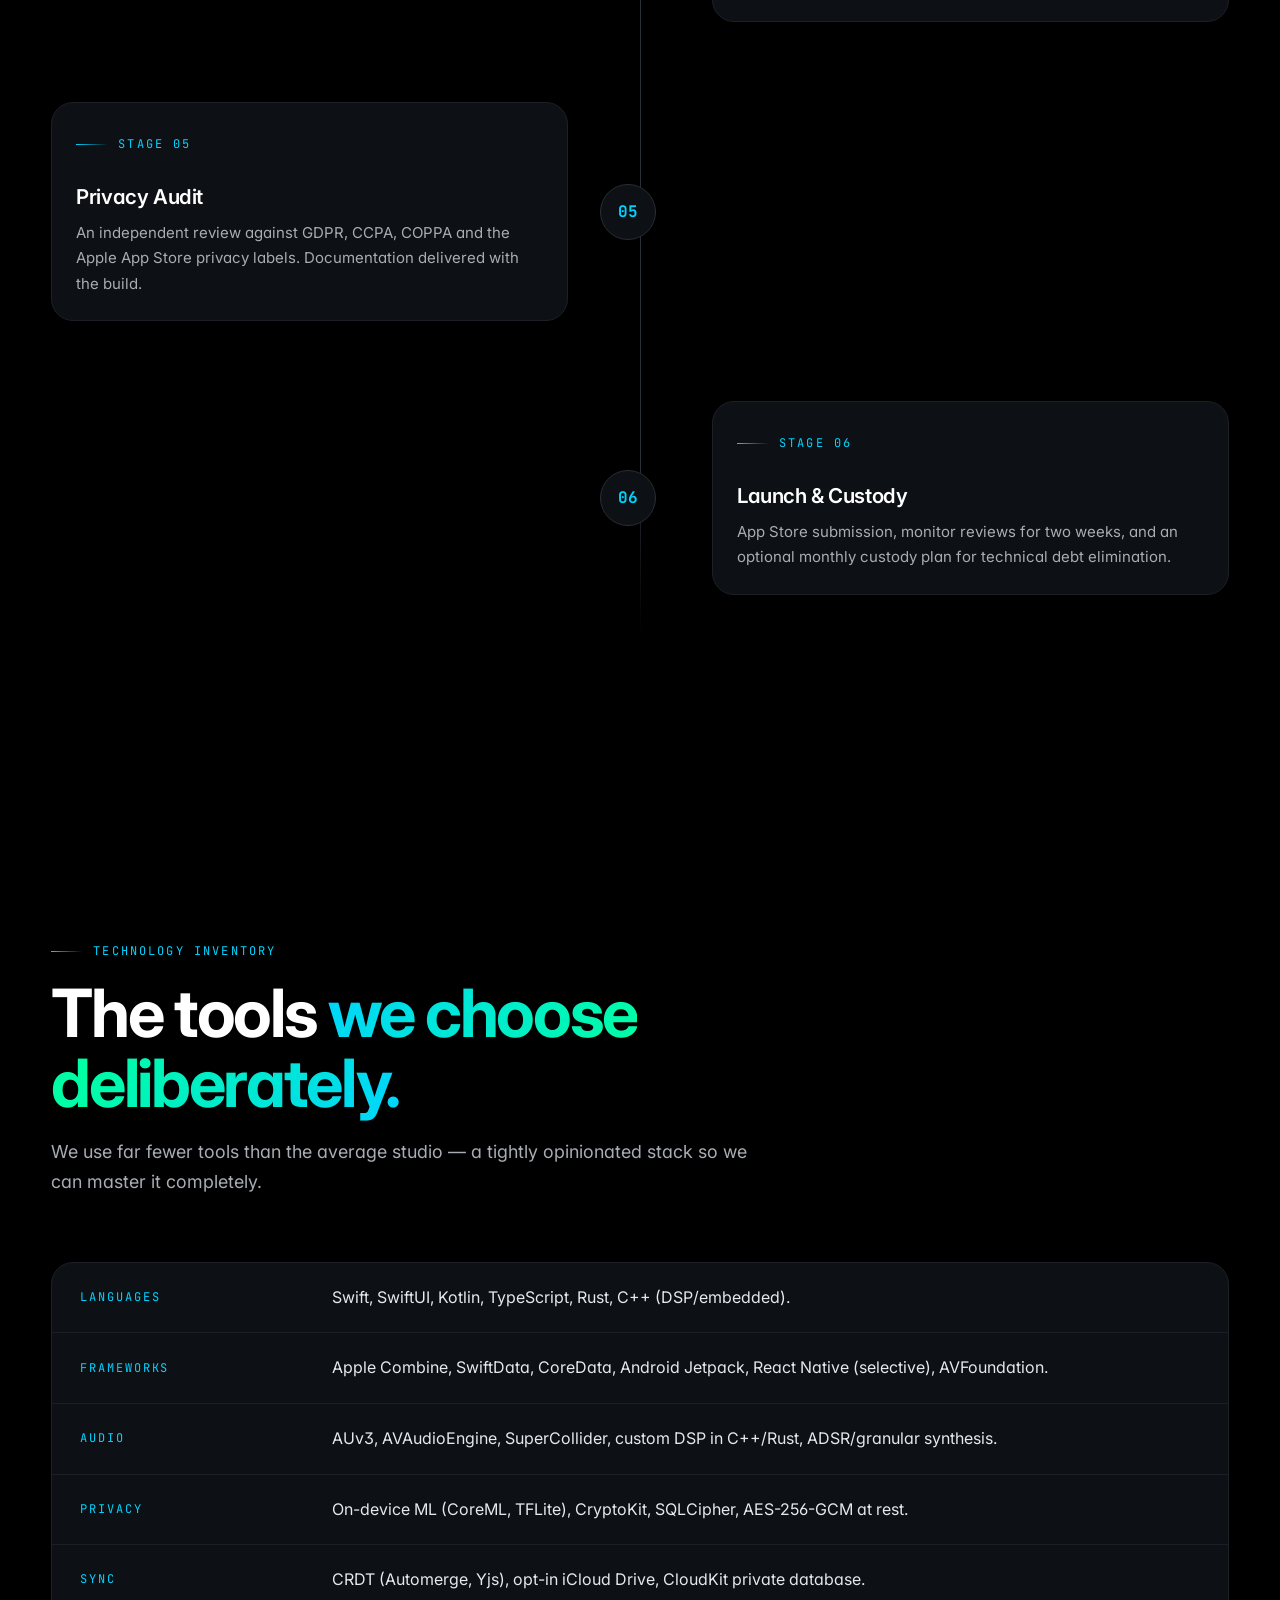
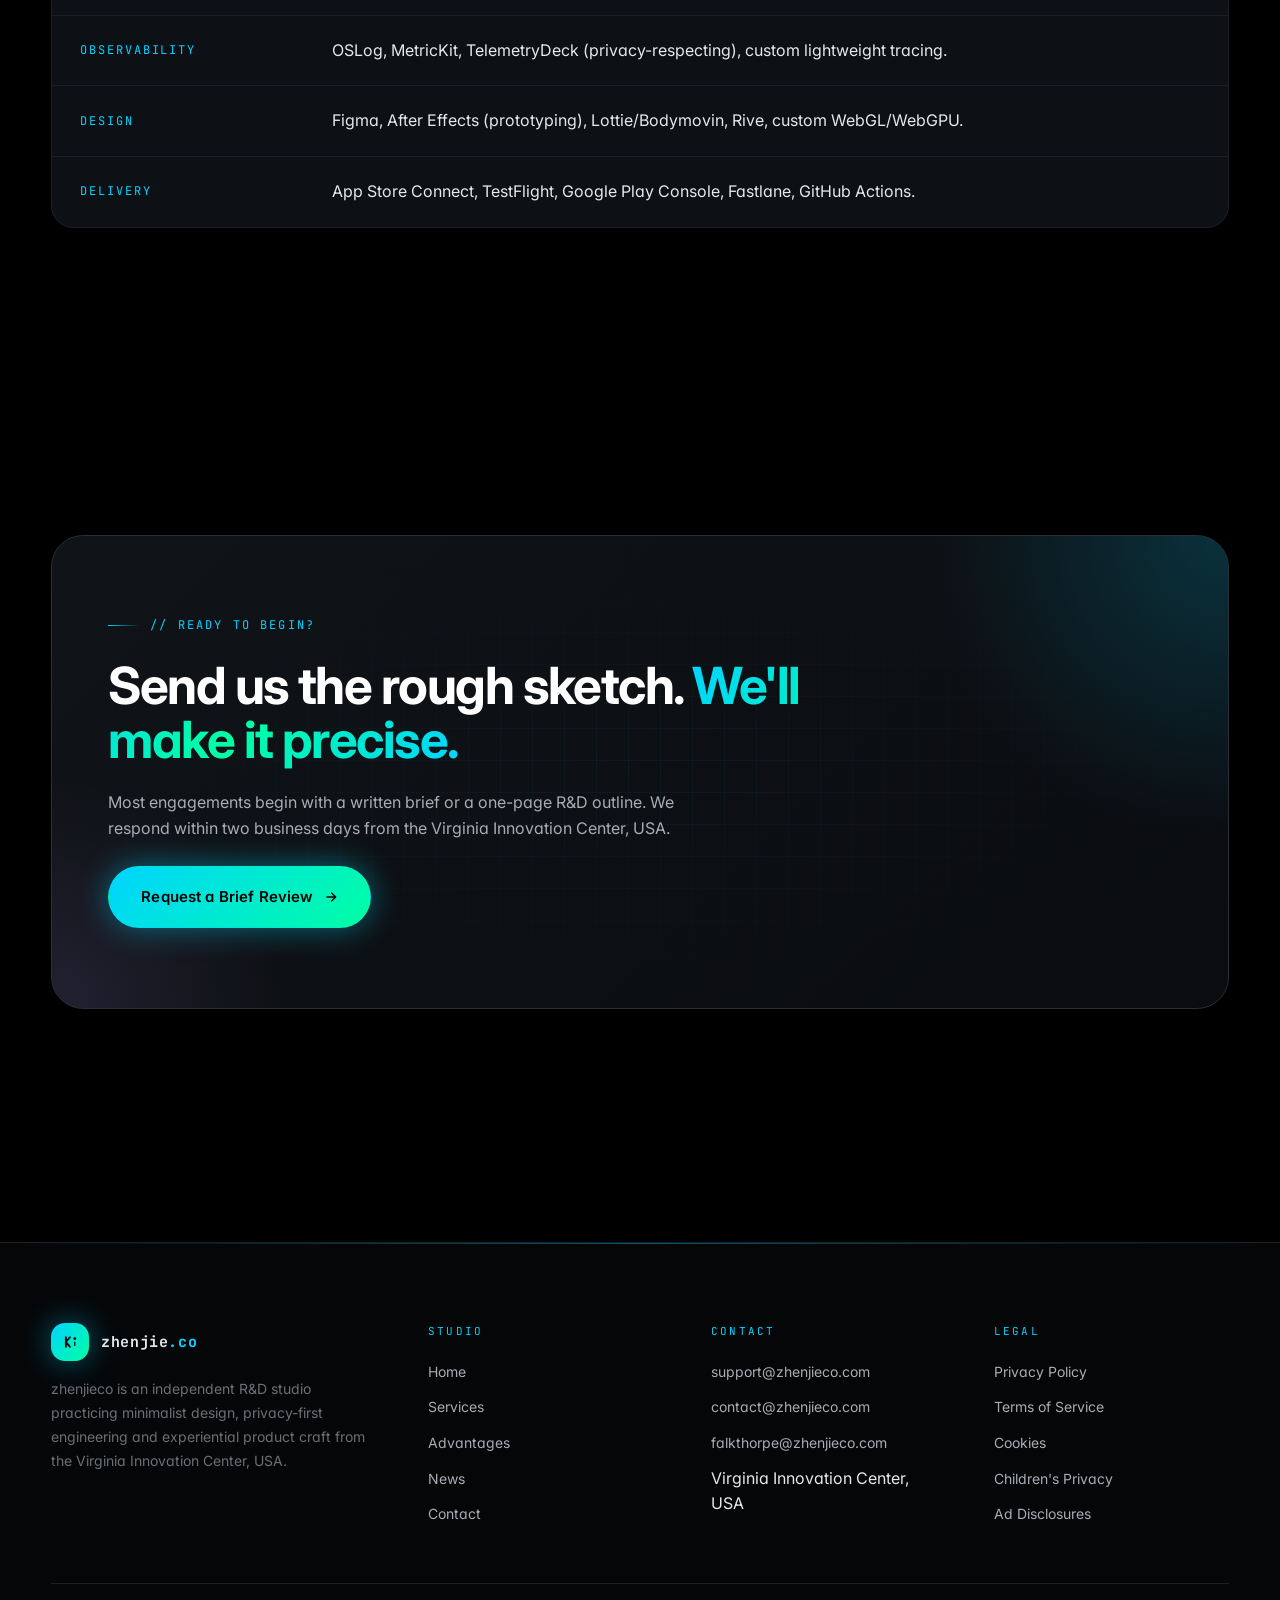
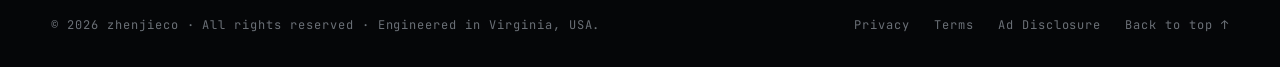
<file: services.html>
<!DOCTYPE html>
<html lang="en">
<head>
  <meta charset="UTF-8">
  <meta name="viewport" content="width=device-width, initial-scale=1.0, viewport-fit=cover">
  <title>Services · zhenjieco · Programmatic Mobile, Generative Design &amp; Privacy Engineering</title>
  <meta name="description" content="Six specialist service lines from zhenjieco: mobile application development, programmatic audio synthesis, visual interaction design, privacy engineering, local-first data solutions, and creative tech consulting.">
  <meta name="keywords" content="zhenjieco services, mobile app development, programmatic audio, visual interaction design, privacy engineering, local-first data, App Store publishing, app development USA, software consulting">
  <meta name="robots" content="index, follow, max-image-preview:large">
  <meta name="theme-color" content="#000000">
  <link rel="canonical" href="https://zhenjieco.com/services.html">
  <link rel="alternate" hreflang="en" href="https://zhenjieco.com/services.html">
  <meta property="og:type" content="website">
  <meta property="og:site_name" content="zhenjieco">
  <meta property="og:title" content="Services · zhenjieco · Programmatic Mobile, Generative Design &amp; Privacy Engineering">
  <meta property="og:description" content="Six specialist service lines from zhenjieco: mobile application development, programmatic audio synthesis, visual interaction design, privacy engineering, local-first data solutions, and creative tech consulting.">
  <meta property="og:url" content="https://zhenjieco.com/services.html">
  <meta property="og:locale" content="en_US">
  <meta name="twitter:card" content="summary_large_image">
  <meta name="twitter:title" content="Services · zhenjieco">
  <meta name="twitter:description" content="Six specialist service lines from zhenjieco.">
  <link rel="icon" type="image/svg+xml" href="images/favicon.svg">
  <link rel="preconnect" href="https://fonts.googleapis.com">
  <link rel="preconnect" href="https://fonts.gstatic.com" crossorigin>
  <link href="https://fonts.googleapis.com/css2?family=Inter:wght@300;400;500;600;700;800&family=JetBrains+Mono:wght@400;500;600;700&display=swap" rel="stylesheet">
  <link rel="stylesheet" href="css/main.css">
  <link rel="stylesheet" href="css/animations.css">
  <link rel="stylesheet" href="css/responsive.css">
  <script type="application/ld+json">
  {
    "@context":"https://schema.org",
    "@type":"Service",
    "serviceType":"Mobile Application Development & Programmatic Engineering",
    "provider":{"@type":"Organization","name":"zhenjieco","url":"https://zhenjieco.com"},
    "areaServed":["US","EU","GB","CA","AU"],
    "hasOfferCatalog":{
      "@type":"OfferCatalog",
      "name":"Studio Services",
      "itemListElement":[
        {"@type":"Offer","itemOffered":{"@type":"Service","name":"Mobile Application Development"}},
        {"@type":"Offer","itemOffered":{"@type":"Service","name":"Programmatic Audio Synthesis"}},
        {"@type":"Offer","itemOffered":{"@type":"Service","name":"Visual Interaction Design"}},
        {"@type":"Offer","itemOffered":{"@type":"Service","name":"Privacy & Security Engineering"}},
        {"@type":"Offer","itemOffered":{"@type":"Service","name":"Local-First Data Solutions"}},
        {"@type":"Offer","itemOffered":{"@type":"Service","name":"Creative Tech Consulting"}}
      ]
    }
  }
  </script>
</head>
<body>
  <div class="ambient"></div>
  <div class="loader" aria-hidden="true">
    <div class="loader__inner">
      <div class="loader__brand"><img src="images/logo.svg" alt="" width="32" height="32"><span style="font-family:'JetBrains Mono',monospace;color:#00d4ff;">zhenjieco.com</span></div>
      <div class="loader__bar"></div>
      <div class="loader__num">// loading.services()</div>
    </div>
  </div>

  <header class="nav" role="banner">
    <div class="nav__inner">
      <a class="nav__brand" href="index.html" aria-label="zhenjieco home">
        <span class="nav__logo"><img src="images/logo.svg" alt="" width="22" height="22"></span>
        <span class="nav__wordmark">zhenjie<span style="color:#00d4ff">.co</span></span>
      </a>
      <nav class="nav__menu" aria-label="Primary">
        <a class="nav__link" href="index.html">Home</a>
        <a class="nav__link" href="services.html">Services</a>
        <a class="nav__link" href="advantages.html">Advantages</a>
        <a class="nav__link" href="news.html">News</a>
        <a class="nav__link" href="contact.html">Contact</a>
      </nav>
      <div class="nav__actions">
        <a class="btn btn--sm btn--primary" href="contact.html" data-magnet><span>Start a Project</span><svg class="btn__icon" viewBox="0 0 24 24" fill="none" stroke="currentColor" stroke-width="2.4" stroke-linecap="round" stroke-linejoin="round"><path d="M5 12h14M13 5l7 7-7 7"/></svg></a>
        <button class="nav__toggle" aria-label="Toggle menu" aria-expanded="false"><svg viewBox="0 0 24 24" fill="none" stroke-width="2" stroke-linecap="round" stroke-linejoin="round"><path d="M3 6h18M3 12h18M3 18h18"/></svg></button>
      </div>
    </div>
  </header>

  <section class="section" style="padding-top: calc(var(--nav-h) + 80px); padding-bottom: 80px;">
    <div class="container">
      <span class="eyebrow reveal">// SERVICE_CATALOG · 06 LINES</span>
      <h1 class="h-display reveal" style="margin-top: 24px;">Services built<br>around <span class="gradient-text">craft</span> &amp; <span class="gradient-text">trust.</span></h1>
      <p class="lead reveal anim-delay-3" style="margin-top: 28px;">Six specialist engagements, each laser-focused. Whether you need a complete App Store launch, a generative audio system, or a privacy audit of an existing stack — we have a service line scoped precisely for the work.</p>
    </div>
  </section>

  <section class="section--tight">
    <div class="container">
      <div class="grid grid-3 stagger">
        <article class="card" data-tilt>
          <div class="card__icon"><svg viewBox="0 0 24 24" fill="none" stroke="currentColor" stroke-width="1.6" stroke-linecap="round" stroke-linejoin="round"><rect x="5" y="2" width="14" height="20" rx="3"/><path d="M12 18h.01"/></svg></div>
          <h3 class="card__title">01 · Mobile Application Development</h3>
          <p class="card__text">Native and cross-platform iOS, iPadOS and Android applications engineered for the Apple App Store and Google Play. End-to-end product development including architecture, UI/UX, App Store metadata, screenshots and submission.</p>
          <div class="card__meta"><span>iOS · iPadOS · Android</span><span class="arrow"><svg viewBox="0 0 24 24" fill="none" stroke="currentColor" stroke-width="2.4"><path d="M5 12h14M13 5l7 7-7 7"/></svg></span></div>
        </article>
        <article class="card" data-tilt>
          <div class="card__icon"><svg viewBox="0 0 24 24" fill="none" stroke="currentColor" stroke-width="1.6" stroke-linecap="round" stroke-linejoin="round"><path d="M3 18V8l9-5 9 5v10"/><path d="M9 21V12h6v9"/></svg></div>
          <h3 class="card__title">02 · Programmatic Audio Synthesis</h3>
          <p class="card__text">Generative audio engines using procedural models. We build audio systems that compose themselves — for meditation, focus, ambient soundscapes and adaptive music — with deterministic seeding and on-device playback.</p>
          <div class="card__meta"><span>AUv3 · DSP · Adaptive</span><span class="arrow"><svg viewBox="0 0 24 24" fill="none" stroke="currentColor" stroke-width="2.4"><path d="M5 12h14M13 5l7 7-7 7"/></svg></span></div>
        </article>
        <article class="card" data-tilt>
          <div class="card__icon"><svg viewBox="0 0 24 24" fill="none" stroke="currentColor" stroke-width="1.6" stroke-linecap="round" stroke-linejoin="round"><circle cx="12" cy="12" r="10"/><path d="M2 12h20M12 2a15 15 0 0 1 0 20M12 2a15 15 0 0 0 0 20"/></svg></div>
          <h3 class="card__title">03 · Visual Interaction Design</h3>
          <p class="card__text">Immersive interaction systems where every gesture, micro-animation and transition is choreographed with intent. Generative typography, procedural textures, motion scripting — all in service of clarity and ease.</p>
          <div class="card__meta"><span>UI · Motion · Generative</span><span class="arrow"><svg viewBox="0 0 24 24" fill="none" stroke="currentColor" stroke-width="2.4"><path d="M5 12h14M13 5l7 7-7 7"/></svg></span></div>
        </article>
        <article class="card" data-tilt>
          <div class="card__icon"><svg viewBox="0 0 24 24" fill="none" stroke="currentColor" stroke-width="1.6" stroke-linecap="round" stroke-linejoin="round"><rect x="3" y="11" width="18" height="11" rx="2"/><path d="M7 11V7a5 5 0 0 1 10 0v4"/></svg></div>
          <h3 class="card__title">04 · Privacy &amp; Security Engineering</h3>
          <p class="card__text">Privacy audits, threat modelling and full re-engineering for software that needs to be defensible under GDPR, CCPA and PIPL. We design the on-device data flows first, then add the smallest possible network surface on top.</p>
          <div class="card__meta"><span>GDPR · CCPA · PIPL</span><span class="arrow"><svg viewBox="0 0 24 24" fill="none" stroke="currentColor" stroke-width="2.4"><path d="M5 12h14M13 5l7 7-7 7"/></svg></span></div>
        </article>
        <article class="card" data-tilt>
          <div class="card__icon"><svg viewBox="0 0 24 24" fill="none" stroke="currentColor" stroke-width="1.6" stroke-linecap="round" stroke-linejoin="round"><ellipse cx="12" cy="5" rx="9" ry="3"/><path d="M3 5v6c0 1.7 4 3 9 3s9-1.3 9-3V5"/><path d="M3 11v6c0 1.7 4 3 9 3s9-1.3 9-3v-6"/></svg></div>
          <h3 class="card__title">05 · Local-First Data Solutions</h3>
          <p class="card__text">Architectures for software that runs entirely off-cloud. Sync frameworks, conflict resolution, encrypted local stores and opt-in cloud peer relays — for products where the cloud is an optional convenience, not a requirement.</p>
          <div class="card__meta"><span>Sync · CRDT · E2EE</span><span class="arrow"><svg viewBox="0 0 24 24" fill="none" stroke="currentColor" stroke-width="2.4"><path d="M5 12h14M13 5l7 7-7 7"/></svg></span></div>
        </article>
        <article class="card" data-tilt>
          <div class="card__icon"><svg viewBox="0 0 24 24" fill="none" stroke="currentColor" stroke-width="1.6" stroke-linecap="round" stroke-linejoin="round"><polygon points="12 2 15 8 22 9 17 14 18 21 12 18 6 21 7 14 2 9 9 8"/></svg></div>
          <h3 class="card__title">06 · Creative Tech Consulting</h3>
          <p class="card__text">Hands-on technical advisory for teams pushing creative boundaries. Architecture review, prototype sprints, R&amp;D advisory, whitepaper co-authorship. We embed with your team for 6-12 week engagements.</p>
          <div class="card__meta"><span>R&amp;D · Prototype · Advisory</span><span class="arrow"><svg viewBox="0 0 24 24" fill="none" stroke="currentColor" stroke-width="2.4"><path d="M5 12h14M13 5l7 7-7 7"/></svg></span></div>
        </article>
      </div>
    </div>
  </section>

  <section class="section">
    <div class="container">
      <div class="section-head reveal">
        <span class="eyebrow">OUR WORKFLOW</span>
        <h2 class="h-1">A disciplined, transparent <span class="gradient-text">six-stage process.</span></h2>
        <p class="lead">We optimise for clarity. Every engagement begins with a written brief and concludes with a published artefact. The middle is open-source communication.</p>
      </div>
      <div class="process">
        <div class="process__step reveal">
          <div class="body">
            <span class="eyebrow">STAGE 01</span>
            <h3 class="h-4 mt-8">Discovery &amp; Brief</h3>
            <p class="lead" style="font-size: 15px; margin-top: 12px;">A 1–2 week immersion. We read your codebase, audit your market, write a written brief with explicit non-goals.</p>
          </div>
          <div class="num">01</div>
        </div>
        <div class="process__step reveal">
          <div class="num">02</div>
          <div class="body">
            <span class="eyebrow">STAGE 02</span>
            <h3 class="h-4 mt-8">Prototype Sprint</h3>
            <p class="lead" style="font-size: 15px; margin-top: 12px;">A working prototype on device — composable, interactive, tested with five real users — before any commitment.</p>
          </div>
        </div>
        <div class="process__step reveal">
          <div class="body">
            <span class="eyebrow">STAGE 03</span>
            <h3 class="h-4 mt-8">Architecture Lock</h3>
            <p class="lead" style="font-size: 15px; margin-top: 12px;">A frozen technical architecture with documented data flows, encryption boundaries, and rejection of unjustified complexity.</p>
          </div>
          <div class="num">03</div>
        </div>
        <div class="process__step reveal">
          <div class="num">04</div>
          <div class="body">
            <span class="eyebrow">STAGE 04</span>
            <h3 class="h-4 mt-8">Iterative Build</h3>
            <p class="lead" style="font-size: 15px; margin-top: 12px;">Bi-weekly TestFlight builds with structured feedback rounds. We instrument the app so every motion is measurable.</p>
          </div>
        </div>
        <div class="process__step reveal">
          <div class="body">
            <span class="eyebrow">STAGE 05</span>
            <h3 class="h-4 mt-8">Privacy Audit</h3>
            <p class="lead" style="font-size: 15px; margin-top: 12px;">An independent review against GDPR, CCPA, COPPA and the Apple App Store privacy labels. Documentation delivered with the build.</p>
          </div>
          <div class="num">05</div>
        </div>
        <div class="process__step reveal">
          <div class="num">06</div>
          <div class="body">
            <span class="eyebrow">STAGE 06</span>
            <h3 class="h-4 mt-8">Launch &amp; Custody</h3>
            <p class="lead" style="font-size: 15px; margin-top: 12px;">App Store submission, monitor reviews for two weeks, and an optional monthly custody plan for technical debt elimination.</p>
          </div>
        </div>
      </div>
    </div>
  </section>

  <section class="section">
    <div class="container">
      <div class="section-head reveal">
        <span class="eyebrow">TECHNOLOGY INVENTORY</span>
        <h2 class="h-1">The tools <span class="gradient-text">we choose deliberately.</span></h2>
        <p class="lead">We use far fewer tools than the average studio — a tightly opinionated stack so we can master it completely.</p>
      </div>
      <div class="spec reveal">
        <div class="spec__row"><span class="spec__k">LANGUAGES</span><span class="spec__v">Swift, SwiftUI, Kotlin, TypeScript, Rust, C++ (DSP/embedded).</span></div>
        <div class="spec__row"><span class="spec__k">FRAMEWORKS</span><span class="spec__v">Apple Combine, SwiftData, CoreData, Android Jetpack, React Native (selective), AVFoundation.</span></div>
        <div class="spec__row"><span class="spec__k">AUDIO</span><span class="spec__v">AUv3, AVAudioEngine, SuperCollider, custom DSP in C++/Rust, ADSR/granular synthesis.</span></div>
        <div class="spec__row"><span class="spec__k">PRIVACY</span><span class="spec__v">On-device ML (CoreML, TFLite), CryptoKit, SQLCipher, AES-256-GCM at rest.</span></div>
        <div class="spec__row"><span class="spec__k">SYNC</span><span class="spec__v">CRDT (Automerge, Yjs), opt-in iCloud Drive, CloudKit private database.</span></div>
        <div class="spec__row"><span class="spec__k">OBSERVABILITY</span><span class="spec__v">OSLog, MetricKit, TelemetryDeck (privacy-respecting), custom lightweight tracing.</span></div>
        <div class="spec__row"><span class="spec__k">DESIGN</span><span class="spec__v">Figma, After Effects (prototyping), Lottie/Bodymovin, Rive, custom WebGL/WebGPU.</span></div>
        <div class="spec__row"><span class="spec__k">DELIVERY</span><span class="spec__v">App Store Connect, TestFlight, Google Play Console, Fastlane, GitHub Actions.</span></div>
      </div>
    </div>
  </section>

  <section class="section">
    <div class="container">
      <div class="cta reveal">
        <div class="cta__inner">
          <span class="eyebrow">// READY TO BEGIN?</span>
          <h2 class="cta__title">Send us the rough sketch. <span class="gradient-text">We'll make it precise.</span></h2>
          <p class="cta__desc">Most engagements begin with a written brief or a one-page R&amp;D outline. We respond within two business days from the Virginia Innovation Center, USA.</p>
          <a class="btn btn--primary btn--lg" href="contact.html" data-magnet><span>Request a Brief Review</span><svg class="btn__icon" viewBox="0 0 24 24" fill="none" stroke="currentColor" stroke-width="2.4" stroke-linecap="round" stroke-linejoin="round"><path d="M5 12h14M13 5l7 7-7 7"/></svg></a>
        </div>
      </div>
    </div>
  </section>

  <footer class="footer" role="contentinfo">
    <div class="container">
      <div class="footer__top">
        <div class="footer__brand"><a class="nav__brand" href="index.html" aria-label="zhenjieco home"><span class="nav__logo"><img src="images/logo.svg" alt="" width="22" height="22"></span><span class="nav__wordmark">zhenjie<span style="color:#00d4ff">.co</span></span></a><p>zhenjieco is an independent R&amp;D studio practicing minimalist design, privacy-first engineering and experiential product craft from the Virginia Innovation Center, USA.</p></div>
        <div><div class="footer__heading">STUDIO</div><ul class="footer__list"><li><a href="index.html">Home</a></li><li><a href="services.html">Services</a></li><li><a href="advantages.html">Advantages</a></li><li><a href="news.html">News</a></li><li><a href="contact.html">Contact</a></li></ul></div>
        <div><div class="footer__heading">CONTACT</div><ul class="footer__list"><li><a href="mailto:support@zhenjieco.com">support@zhenjieco.com</a></li><li><a href="mailto:contact@zhenjieco.com">contact@zhenjieco.com</a></li><li><a href="mailto:falkthorpe@zhenjieco.com">falkthorpe@zhenjieco.com</a></li><li>Virginia Innovation Center, USA</li></ul></div>
        <div><div class="footer__heading">LEGAL</div><ul class="footer__list"><li><a href="privacy.html">Privacy Policy</a></li><li><a href="terms.html">Terms of Service</a></li><li><a href="privacy.html#cookies">Cookies</a></li><li><a href="privacy.html#children">Children's Privacy</a></li><li><a href="privacy.html#ads">Ad Disclosures</a></li></ul></div>
      </div>
      <div class="footer__bottom"><span>© <span data-year>2026</span> zhenjieco · All rights reserved · Engineered in Virginia, USA.</span><div class="footer__legal"><a href="privacy.html">Privacy</a><a href="terms.html">Terms</a><a href="privacy.html#ads">Ad Disclosure</a><a href="#top">Back to top ↑</a></div></div>
    </div>
  </footer>

  <script src="js/main.js" defer></script>
  <script src="js/animations.js" defer></script>
  <script src="js/effects.js" defer></script>
</body>
</html>
</file>
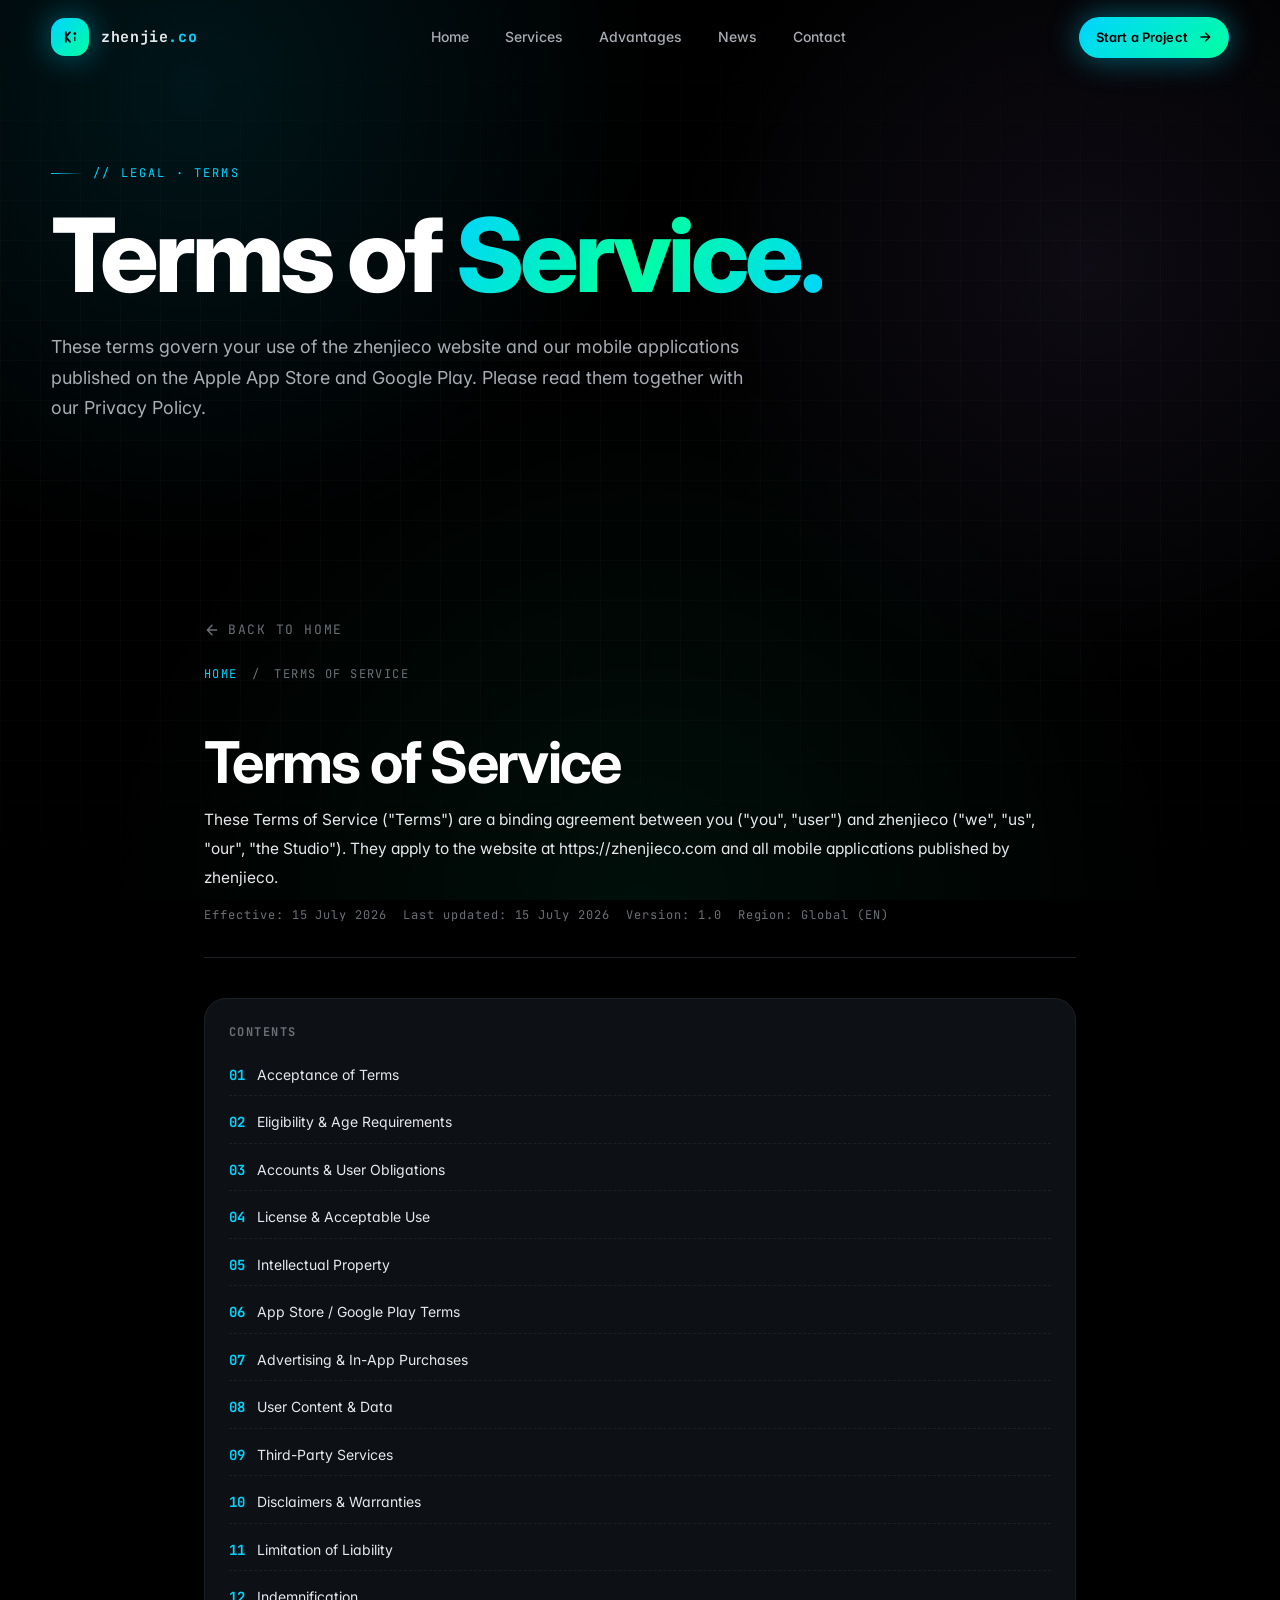
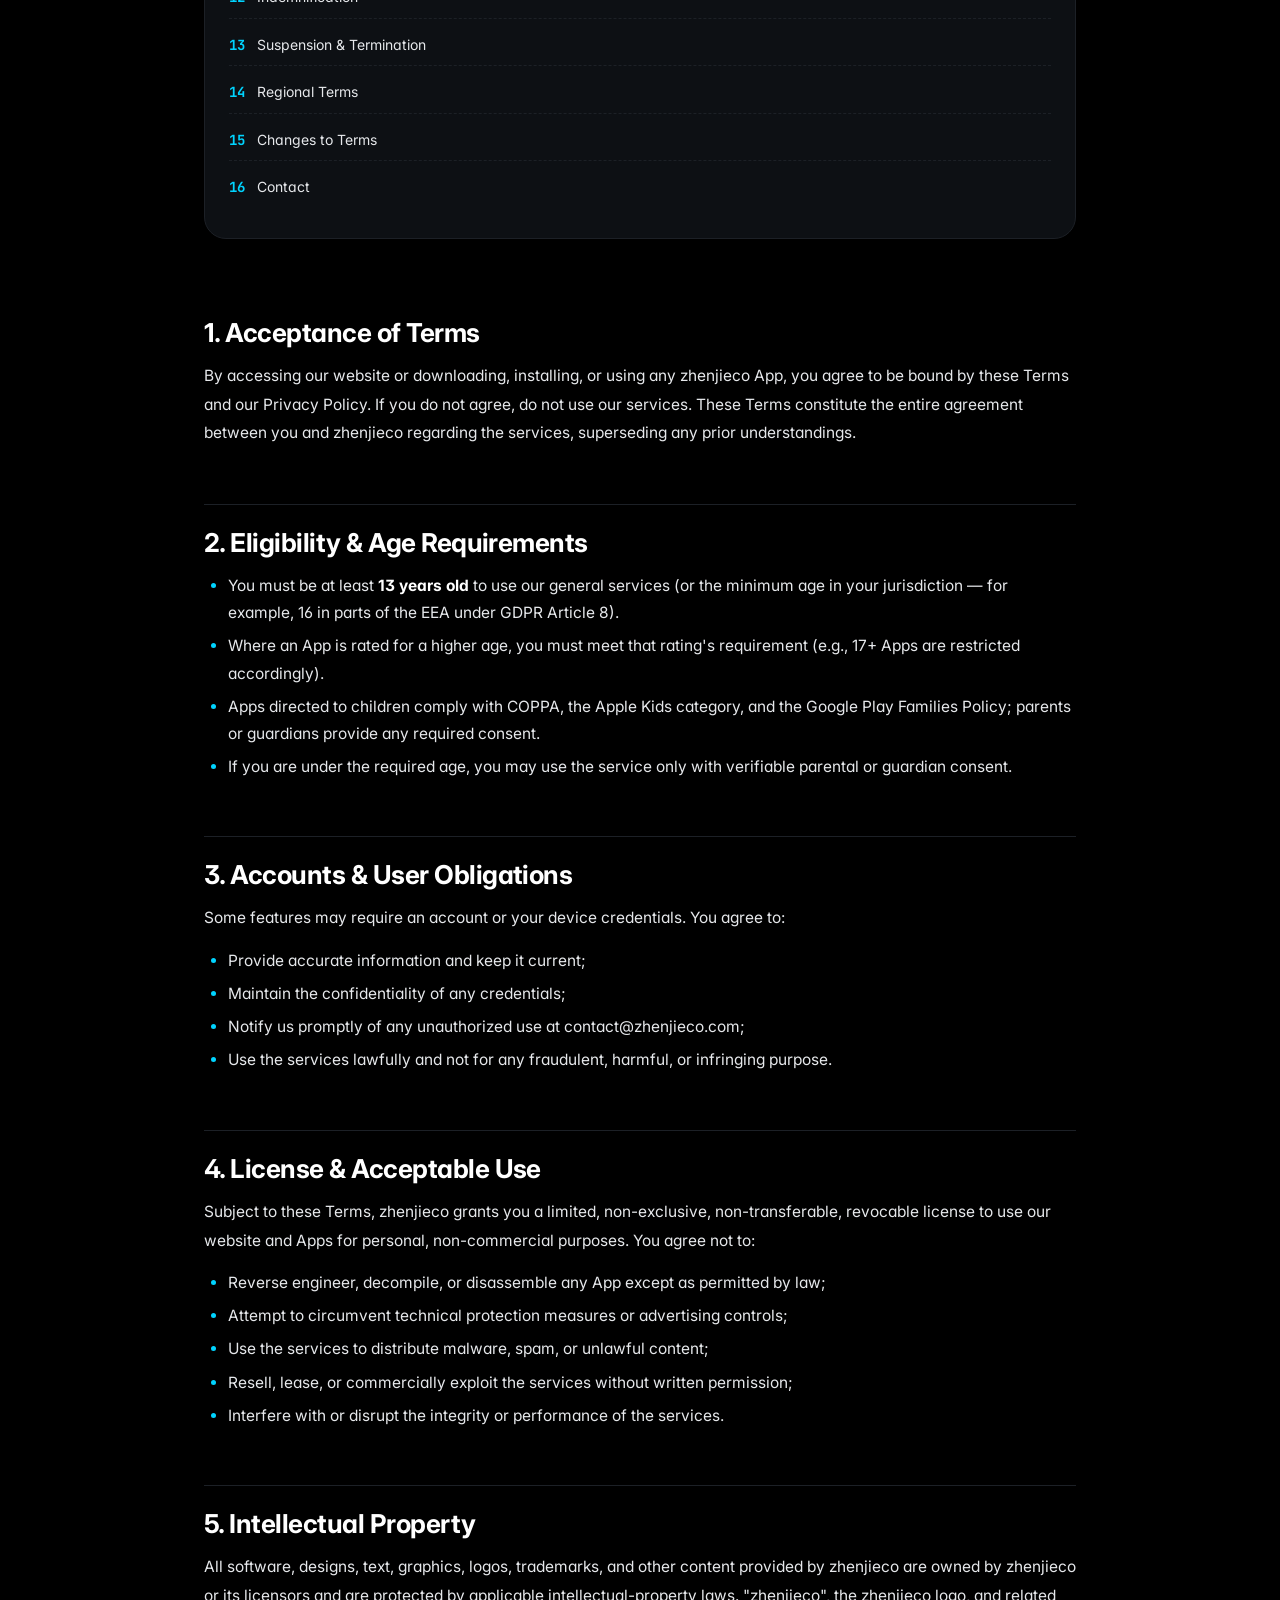
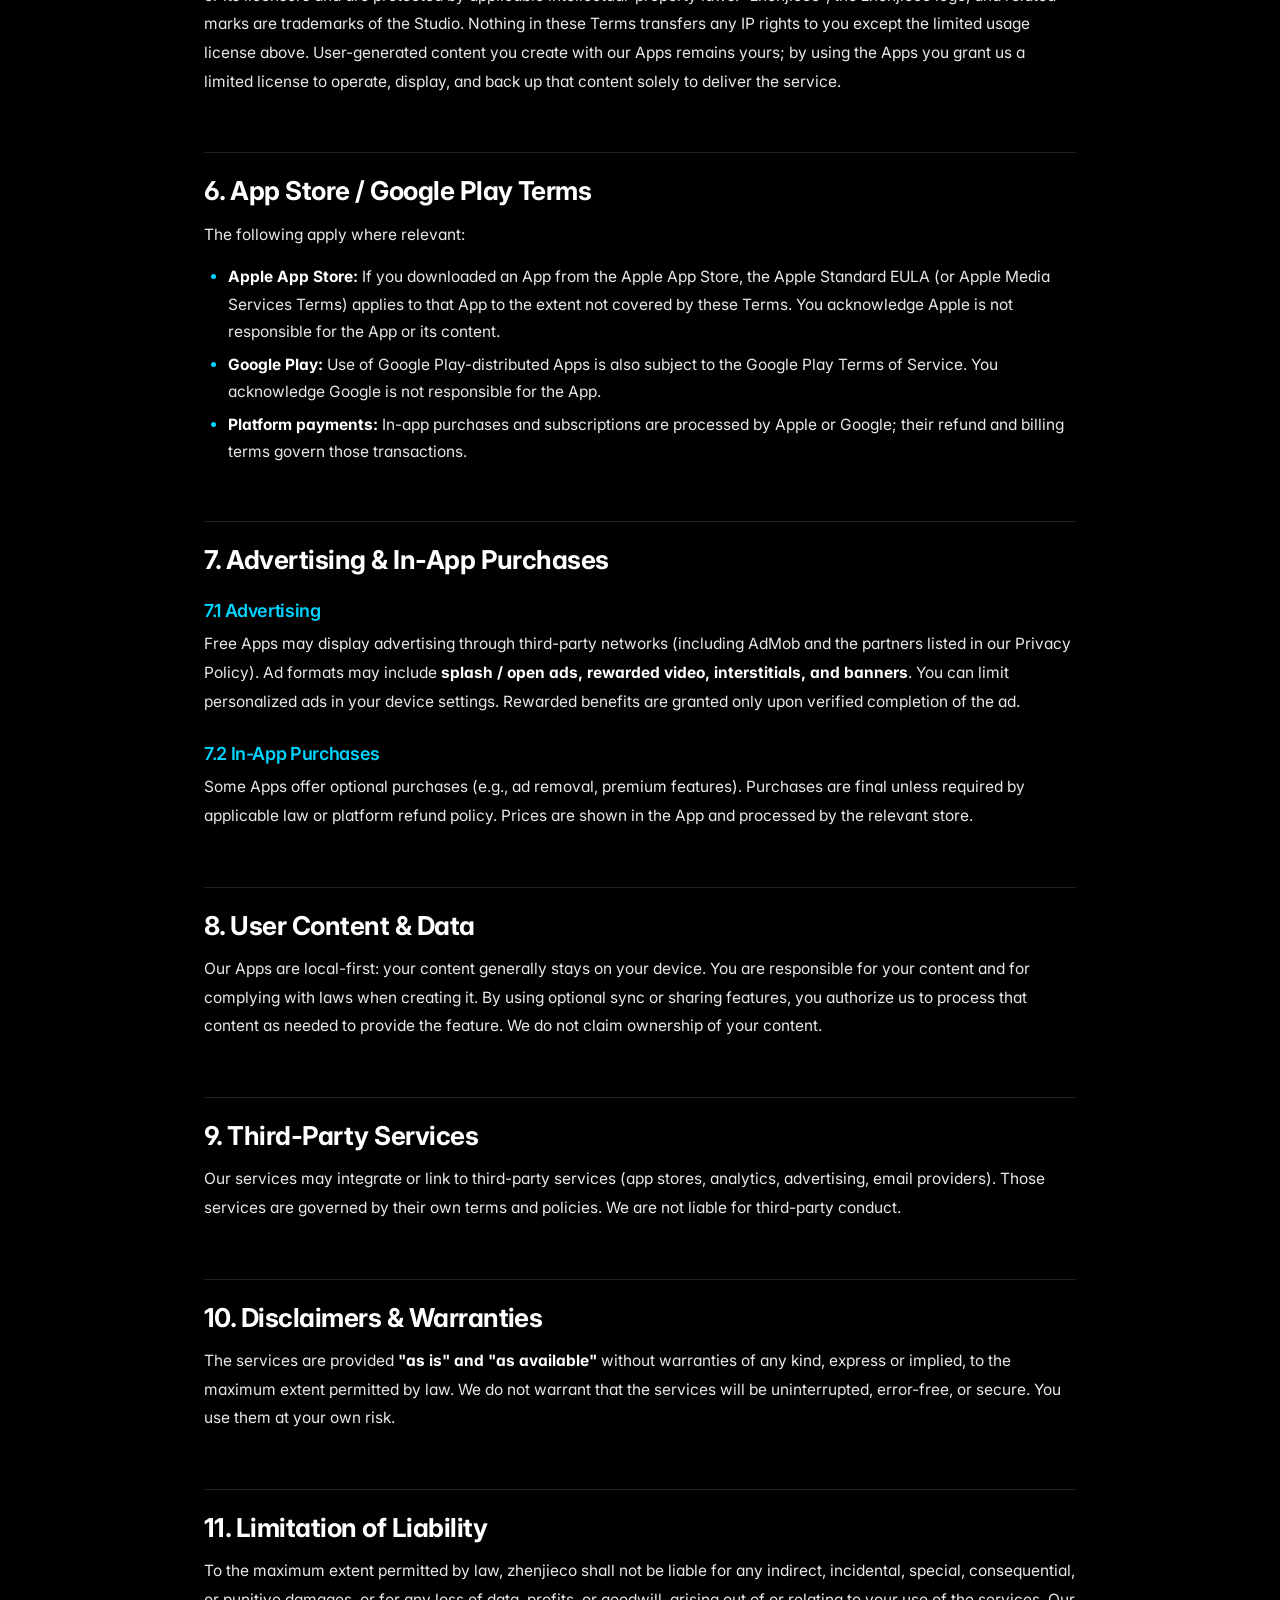
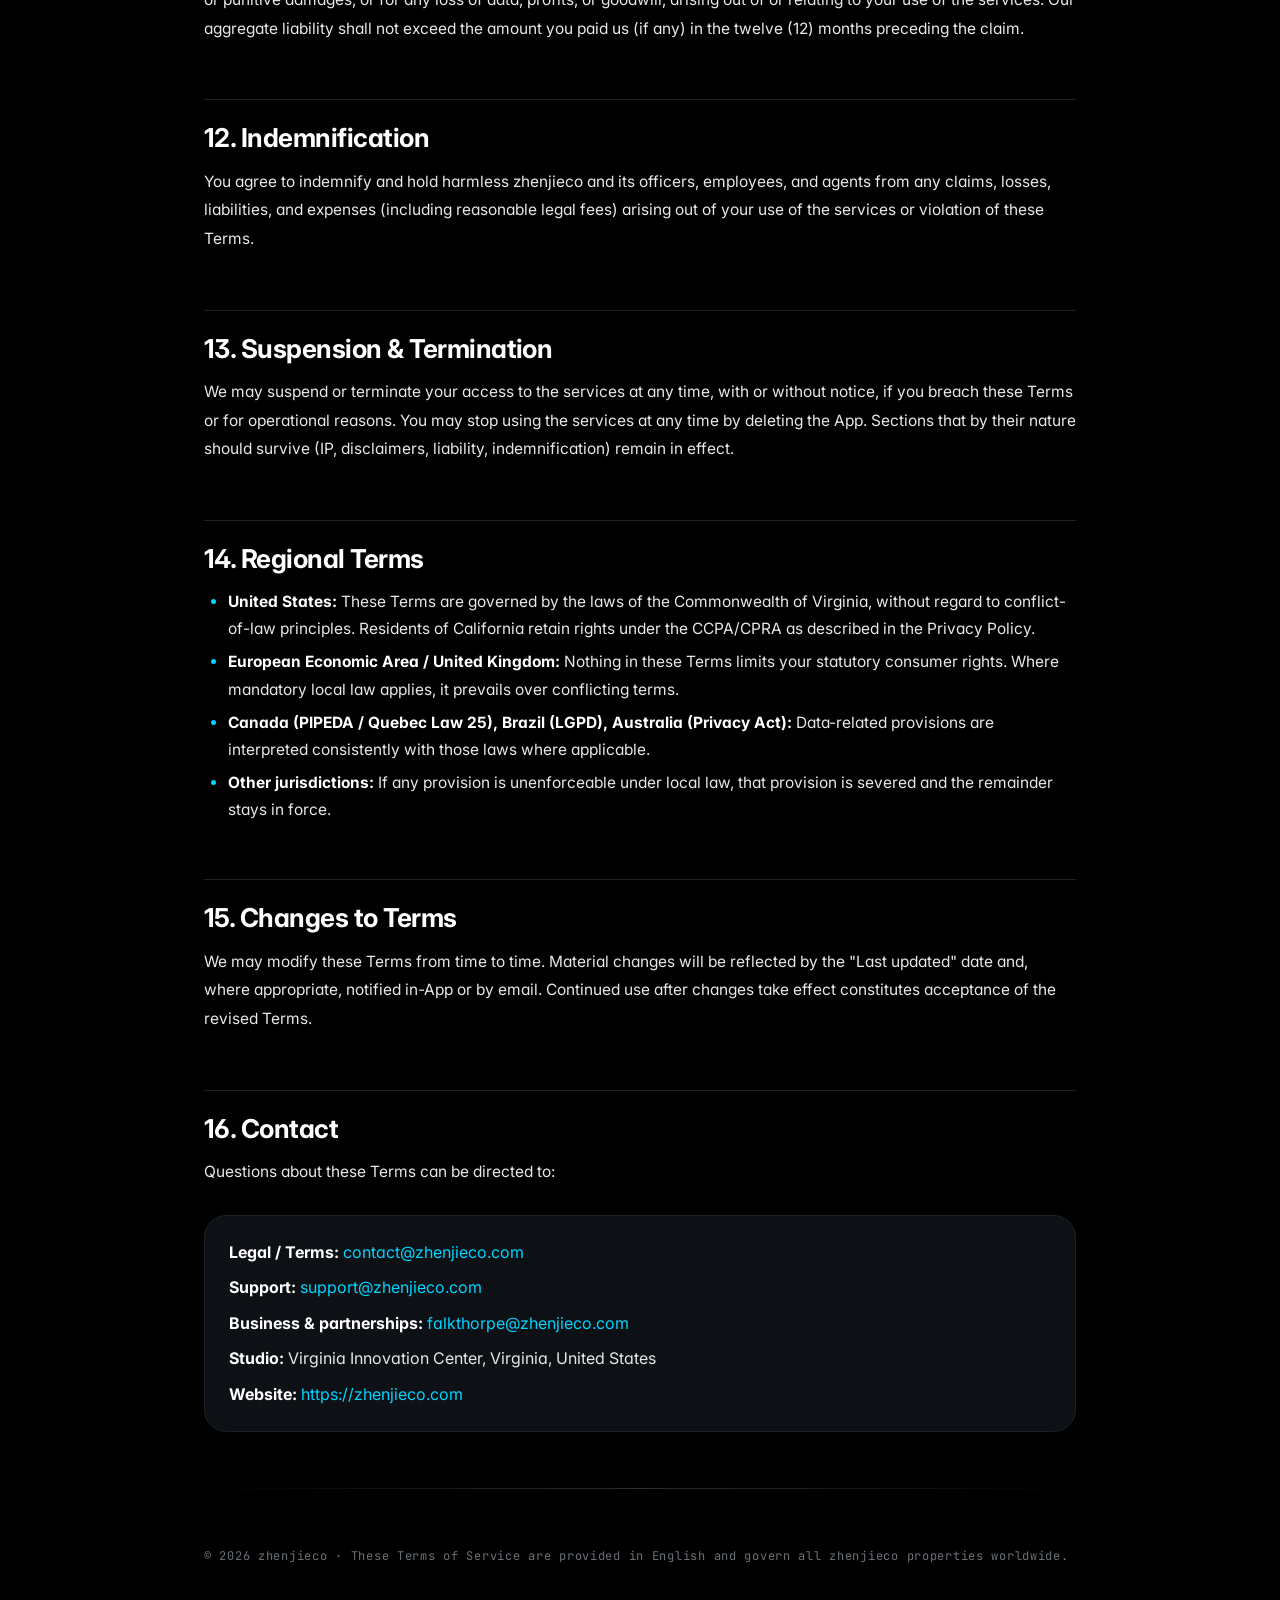
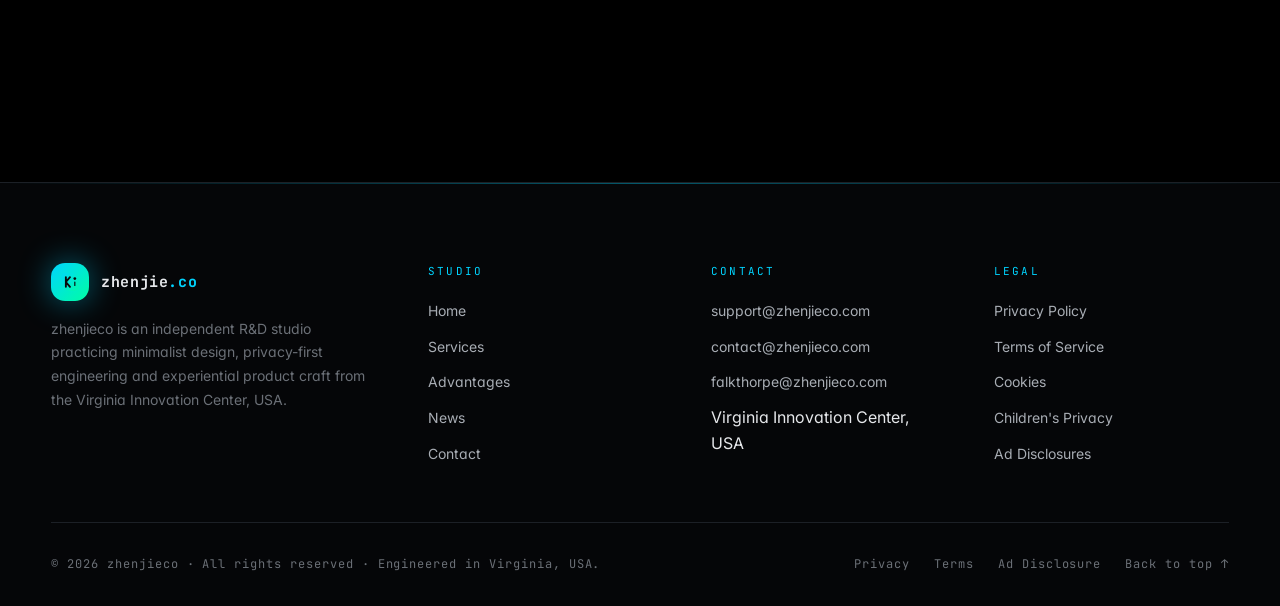
<file: terms.html>
<!DOCTYPE html>
<html lang="en">
<head>
  <meta charset="UTF-8">
  <meta name="viewport" content="width=device-width, initial-scale=1.0, viewport-fit=cover">
  <title>Terms of Service · zhenjieco</title>
  <meta name="description" content="The zhenjieco Terms of Service. Legal terms governing use of the zhenjieco website and mobile applications distributed on the Apple App Store and Google Play, including user obligations, intellectual property, advertising disclosures, age requirements, and regional terms.">
  <meta name="keywords" content="zhenjieco terms of service, app terms, EULA, App Store, Google Play, user agreement, age requirement, advertising disclosure">
  <meta name="robots" content="index, follow, max-image-preview:large, max-snippet:-1">
  <meta name="author" content="zhenjieco">
  <meta name="theme-color" content="#000000">
  <meta name="application-name" content="zhenjieco">
  <meta name="apple-mobile-web-app-title" content="zhenjieco">
  <meta name="format-detection" content="telephone=no">

  <link rel="canonical" href="https://zhenjieco.com/terms.html">
  <link rel="alternate" hreflang="en" href="https://zhenjieco.com/terms.html">
  <link rel="alternate" hreflang="x-default" href="https://zhenjieco.com/terms.html">

  <!-- Open Graph -->
  <meta property="og:type" content="website">
  <meta property="og:site_name" content="zhenjieco">
  <meta property="og:title" content="Terms of Service · zhenjieco">
  <meta property="og:description" content="The legal terms governing use of zhenjieco's website and mobile applications.">
  <meta property="og:url" content="https://zhenjieco.com/terms.html">
  <meta property="og:image" content="https://zhenjieco.com/images/hero-visual.svg">
  <meta property="og:image:type" content="image/svg+xml">
  <meta property="og:locale" content="en_US">

  <!-- Twitter -->
  <meta name="twitter:card" content="summary_large_image">
  <meta name="twitter:title" content="Terms of Service · zhenjieco">
  <meta name="twitter:description" content="The legal terms governing use of zhenjieco's website and mobile applications.">
  <meta name="twitter:image" content="https://zhenjieco.com/images/hero-visual.svg">

  <link rel="icon" type="image/svg+xml" href="images/favicon.svg">
  <link rel="apple-touch-icon" href="images/favicon.svg">

  <link rel="preconnect" href="https://fonts.googleapis.com">
  <link rel="preconnect" href="https://fonts.gstatic.com" crossorigin>
  <link href="https://fonts.googleapis.com/css2?family=Inter:wght@300;400;500;600;700;800&family=JetBrains+Mono:wght@400;500;600;700&display=swap" rel="stylesheet">

  <link rel="stylesheet" href="css/main.css">
  <link rel="stylesheet" href="css/animations.css">
  <link rel="stylesheet" href="css/responsive.css">

  <script type="application/ld+json">
  {
    "@context": "https://schema.org",
    "@type": "WebPage",
    "name": "zhenjieco Terms of Service",
    "url": "https://zhenjieco.com/terms.html",
    "inLanguage": "en",
    "publisher": {
      "@type": "Organization",
      "name": "zhenjieco",
      "url": "https://zhenjieco.com",
      "email": "contact@zhenjieco.com",
      "address": { "@type": "PostalAddress", "streetAddress": "Virginia Innovation Center", "addressRegion": "VA", "addressCountry": "US" }
    },
    "dateModified": "2026-07-15"
  }
  </script>
</head>
<body>
  <div class="ambient"></div>

  <div class="loader" aria-hidden="true">
    <div class="loader__inner">
      <div class="loader__brand">
        <img src="images/logo.svg" alt="" width="32" height="32">
        <span style="font-family:'JetBrains Mono',monospace;color:#00d4ff;">zhenjieco.com</span>
      </div>
      <div class="loader__bar"></div>
      <div class="loader__num">// initialising system</div>
    </div>
  </div>

  <!-- ============ NAVIGATION ============ -->
  <header class="nav" role="banner">
    <div class="nav__inner">
      <a class="nav__brand" href="index.html" aria-label="zhenjieco home">
        <span class="nav__logo"><img src="images/logo.svg" alt="" width="22" height="22"></span>
        <span class="nav__wordmark">zhenjie<span style="color:#00d4ff">.co</span></span>
      </a>
      <nav class="nav__menu" aria-label="Primary">
        <a class="nav__link" href="index.html">Home</a>
        <a class="nav__link" href="services.html">Services</a>
        <a class="nav__link" href="advantages.html">Advantages</a>
        <a class="nav__link" href="news.html">News</a>
        <a class="nav__link" href="contact.html">Contact</a>
      </nav>
      <div class="nav__actions">
        <a class="btn btn--sm btn--primary" href="contact.html" data-magnet>
          <span>Start a Project</span>
          <svg class="btn__icon" viewBox="0 0 24 24" fill="none" stroke="currentColor" stroke-width="2.4" stroke-linecap="round" stroke-linejoin="round"><path d="M5 12h14M13 5l7 7-7 7"/></svg>
        </a>
        <button class="nav__toggle" aria-label="Toggle menu" aria-expanded="false">
          <svg viewBox="0 0 24 24" fill="none" stroke-width="2" stroke-linecap="round" stroke-linejoin="round"><path d="M3 6h18M3 12h18M3 18h18"/></svg>
        </button>
      </div>
    </div>
  </header>

  <!-- ============ PAGE HEADER ============ -->
  <section class="section" style="padding-top: calc(var(--nav-h) + 80px); padding-bottom: 40px;">
    <div class="container">
      <span class="eyebrow reveal">// LEGAL · TERMS</span>
      <h1 class="h-display reveal" style="margin-top: 24px;">Terms of <span class="gradient-text">Service.</span></h1>
      <p class="lead reveal anim-delay-3" style="margin-top: 28px;">These terms govern your use of the zhenjieco website and our mobile applications published on the Apple App Store and Google Play. Please read them together with our Privacy Policy.</p>
    </div>
  </section>

  <main class="doc">
    <a class="doc__back" href="index.html">
      <svg viewBox="0 0 24 24" width="16" height="16" fill="none" stroke="currentColor" stroke-width="2.2" stroke-linecap="round" stroke-linejoin="round"><path d="M19 12H5M12 19l-7-7 7-7"/></svg>
      Back to home
    </a>

    <div class="doc__nav">
      <a href="index.html">Home</a>
      <span>/</span>
      <span>Terms of Service</span>
    </div>

    <h1>Terms of Service</h1>
    <p class="doc__lede">These Terms of Service ("Terms") are a binding agreement between you ("you", "user") and zhenjieco ("we", "us", "our", "the Studio"). They apply to the website at https://zhenjieco.com and all mobile applications published by zhenjieco.</p>

    <div class="doc__meta">
      <span>Effective: 15 July 2026</span>
      <span>Last updated: 15 July 2026</span>
      <span>Version: 1.0</span>
      <span>Region: Global (EN)</span>
    </div>

    <div class="doc__toc">
      <strong style="display:block; margin-bottom:12px; font-family:var(--font-mono); font-size:12px; letter-spacing:0.12em; text-transform:uppercase; color:var(--fg-3);">Contents</strong>
      <ol>
        <li><a href="#acceptance">Acceptance of Terms</a></li>
        <li><a href="#eligibility">Eligibility &amp; Age Requirements</a></li>
        <li><a href="#accounts">Accounts &amp; User Obligations</a></li>
        <li><a href="#license">License &amp; Acceptable Use</a></li>
        <li><a href="#ip">Intellectual Property</a></li>
        <li><a href="#stores">App Store / Google Play Terms</a></li>
        <li><a href="#ads">Advertising &amp; In-App Purchases</a></li>
        <li><a href="#usercontent">User Content &amp; Data</a></li>
        <li><a href="#thirdparty">Third-Party Services</a></li>
        <li><a href="#warranty">Disclaimers &amp; Warranties</a></li>
        <li><a href="#liability">Limitation of Liability</a></li>
        <li><a href="#indemnity">Indemnification</a></li>
        <li><a href="#termination">Suspension &amp; Termination</a></li>
        <li><a href="#regional">Regional Terms</a></li>
        <li><a href="#changes">Changes to Terms</a></li>
        <li><a href="#contact">Contact</a></li>
      </ol>
    </div>

    <h2 id="acceptance">1. Acceptance of Terms</h2>
    <p>By accessing our website or downloading, installing, or using any zhenjieco App, you agree to be bound by these Terms and our <a href="privacy.html">Privacy Policy</a>. If you do not agree, do not use our services. These Terms constitute the entire agreement between you and zhenjieco regarding the services, superseding any prior understandings.</p>

    <h2 id="eligibility">2. Eligibility &amp; Age Requirements</h2>
    <ul>
      <li>You must be at least <strong>13 years old</strong> to use our general services (or the minimum age in your jurisdiction — for example, 16 in parts of the EEA under GDPR Article 8).</li>
      <li>Where an App is rated for a higher age, you must meet that rating's requirement (e.g., 17+ Apps are restricted accordingly).</li>
      <li>Apps directed to children comply with COPPA, the Apple Kids category, and the Google Play Families Policy; parents or guardians provide any required consent.</li>
      <li>If you are under the required age, you may use the service only with verifiable parental or guardian consent.</li>
    </ul>

    <h2 id="accounts">3. Accounts &amp; User Obligations</h2>
    <p>Some features may require an account or your device credentials. You agree to:</p>
    <ul>
      <li>Provide accurate information and keep it current;</li>
      <li>Maintain the confidentiality of any credentials;</li>
      <li>Notify us promptly of any unauthorized use at <a href="mailto:contact@zhenjieco.com">contact@zhenjieco.com</a>;</li>
      <li>Use the services lawfully and not for any fraudulent, harmful, or infringing purpose.</li>
    </ul>

    <h2 id="license">4. License &amp; Acceptable Use</h2>
    <p>Subject to these Terms, zhenjieco grants you a limited, non-exclusive, non-transferable, revocable license to use our website and Apps for personal, non-commercial purposes. You agree not to:</p>
    <ul>
      <li>Reverse engineer, decompile, or disassemble any App except as permitted by law;</li>
      <li>Attempt to circumvent technical protection measures or advertising controls;</li>
      <li>Use the services to distribute malware, spam, or unlawful content;</li>
      <li>Resell, lease, or commercially exploit the services without written permission;</li>
      <li>Interfere with or disrupt the integrity or performance of the services.</li>
    </ul>

    <h2 id="ip">5. Intellectual Property</h2>
    <p>All software, designs, text, graphics, logos, trademarks, and other content provided by zhenjieco are owned by zhenjieco or its licensors and are protected by applicable intellectual-property laws. "zhenjieco", the zhenjieco logo, and related marks are trademarks of the Studio. Nothing in these Terms transfers any IP rights to you except the limited usage license above. User-generated content you create with our Apps remains yours; by using the Apps you grant us a limited license to operate, display, and back up that content solely to deliver the service.</p>

    <h2 id="stores">6. App Store / Google Play Terms</h2>
    <p>The following apply where relevant:</p>
    <ul>
      <li><strong>Apple App Store:</strong> If you downloaded an App from the Apple App Store, the Apple Standard EULA (or Apple Media Services Terms) applies to that App to the extent not covered by these Terms. You acknowledge Apple is not responsible for the App or its content.</li>
      <li><strong>Google Play:</strong> Use of Google Play-distributed Apps is also subject to the Google Play Terms of Service. You acknowledge Google is not responsible for the App.</li>
      <li><strong>Platform payments:</strong> In-app purchases and subscriptions are processed by Apple or Google; their refund and billing terms govern those transactions.</li>
    </ul>

    <h2 id="ads">7. Advertising &amp; In-App Purchases</h2>
    <h3>7.1 Advertising</h3>
    <p>Free Apps may display advertising through third-party networks (including AdMob and the partners listed in our <a href="privacy.html#ads">Privacy Policy</a>). Ad formats may include <strong>splash / open ads, rewarded video, interstitials, and banners</strong>. You can limit personalized ads in your device settings. Rewarded benefits are granted only upon verified completion of the ad.</p>
    <h3>7.2 In-App Purchases</h3>
    <p>Some Apps offer optional purchases (e.g., ad removal, premium features). Purchases are final unless required by applicable law or platform refund policy. Prices are shown in the App and processed by the relevant store.</p>

    <h2 id="usercontent">8. User Content &amp; Data</h2>
    <p>Our Apps are local-first: your content generally stays on your device. You are responsible for your content and for complying with laws when creating it. By using optional sync or sharing features, you authorize us to process that content as needed to provide the feature. We do not claim ownership of your content.</p>

    <h2 id="thirdparty">9. Third-Party Services</h2>
    <p>Our services may integrate or link to third-party services (app stores, analytics, advertising, email providers). Those services are governed by their own terms and policies. We are not liable for third-party conduct.</p>

    <h2 id="warranty">10. Disclaimers &amp; Warranties</h2>
    <p>The services are provided <strong>"as is" and "as available"</strong> without warranties of any kind, express or implied, to the maximum extent permitted by law. We do not warrant that the services will be uninterrupted, error-free, or secure. You use them at your own risk.</p>

    <h2 id="liability">11. Limitation of Liability</h2>
    <p>To the maximum extent permitted by law, zhenjieco shall not be liable for any indirect, incidental, special, consequential, or punitive damages, or for any loss of data, profits, or goodwill, arising out of or relating to your use of the services. Our aggregate liability shall not exceed the amount you paid us (if any) in the twelve (12) months preceding the claim.</p>

    <h2 id="indemnity">12. Indemnification</h2>
    <p>You agree to indemnify and hold harmless zhenjieco and its officers, employees, and agents from any claims, losses, liabilities, and expenses (including reasonable legal fees) arising out of your use of the services or violation of these Terms.</p>

    <h2 id="termination">13. Suspension &amp; Termination</h2>
    <p>We may suspend or terminate your access to the services at any time, with or without notice, if you breach these Terms or for operational reasons. You may stop using the services at any time by deleting the App. Sections that by their nature should survive (IP, disclaimers, liability, indemnification) remain in effect.</p>

    <h2 id="regional">14. Regional Terms</h2>
    <ul>
      <li><strong>United States:</strong> These Terms are governed by the laws of the Commonwealth of Virginia, without regard to conflict-of-law principles. Residents of California retain rights under the CCPA/CPRA as described in the Privacy Policy.</li>
      <li><strong>European Economic Area / United Kingdom:</strong> Nothing in these Terms limits your statutory consumer rights. Where mandatory local law applies, it prevails over conflicting terms.</li>
      <li><strong>Canada (PIPEDA / Quebec Law 25), Brazil (LGPD), Australia (Privacy Act):</strong> Data-related provisions are interpreted consistently with those laws where applicable.</li>
      <li><strong>Other jurisdictions:</strong> If any provision is unenforceable under local law, that provision is severed and the remainder stays in force.</li>
    </ul>

    <h2 id="changes">15. Changes to Terms</h2>
    <p>We may modify these Terms from time to time. Material changes will be reflected by the "Last updated" date and, where appropriate, notified in-App or by email. Continued use after changes take effect constitutes acceptance of the revised Terms.</p>

    <h2 id="contact">16. Contact</h2>
    <p>Questions about these Terms can be directed to:</p>
    <div class="doc__contact">
      <span><strong>Legal / Terms:</strong> <a href="mailto:contact@zhenjieco.com">contact@zhenjieco.com</a></span>
      <span><strong>Support:</strong> <a href="mailto:support@zhenjieco.com">support@zhenjieco.com</a></span>
      <span><strong>Business &amp; partnerships:</strong> <a href="mailto:falkthorpe@zhenjieco.com">falkthorpe@zhenjieco.com</a></span>
      <span><strong>Studio:</strong> Virginia Innovation Center, Virginia, United States</span>
      <span><strong>Website:</strong> <a href="https://zhenjieco.com">https://zhenjieco.com</a></span>
    </div>

    <hr>
    <p style="font-family:var(--font-mono); font-size:12px; color:var(--fg-3); letter-spacing:0.06em;">© 2026 zhenjieco · These Terms of Service are provided in English and govern all zhenjieco properties worldwide.</p>
  </main>

  <!-- ============ FOOTER ============ -->
  <footer class="footer" role="contentinfo">
    <div class="container">
      <div class="footer__top">
        <div class="footer__brand">
          <a class="nav__brand" href="index.html" aria-label="zhenjieco home"><span class="nav__logo"><img src="images/logo.svg" alt="" width="22" height="22"></span><span class="nav__wordmark">zhenjie<span style="color:#00d4ff">.co</span></span></a>
          <p>zhenjieco is an independent R&amp;D studio practicing minimalist design, privacy-first engineering and experiential product craft from the Virginia Innovation Center, USA.</p>
        </div>
        <div>
          <div class="footer__heading">STUDIO</div>
          <ul class="footer__list">
            <li><a href="index.html">Home</a></li>
            <li><a href="services.html">Services</a></li>
            <li><a href="advantages.html">Advantages</a></li>
            <li><a href="news.html">News</a></li>
            <li><a href="contact.html">Contact</a></li>
          </ul>
        </div>
        <div>
          <div class="footer__heading">CONTACT</div>
          <ul class="footer__list">
            <li><a href="mailto:support@zhenjieco.com">support@zhenjieco.com</a></li>
            <li><a href="mailto:contact@zhenjieco.com">contact@zhenjieco.com</a></li>
            <li><a href="mailto:falkthorpe@zhenjieco.com">falkthorpe@zhenjieco.com</a></li>
            <li>Virginia Innovation Center, USA</li>
          </ul>
        </div>
        <div>
          <div class="footer__heading">LEGAL</div>
          <ul class="footer__list">
            <li><a href="privacy.html">Privacy Policy</a></li>
            <li><a href="terms.html">Terms of Service</a></li>
            <li><a href="privacy.html#cookies">Cookies</a></li>
            <li><a href="privacy.html#children">Children's Privacy</a></li>
            <li><a href="privacy.html#ads">Ad Disclosures</a></li>
          </ul>
        </div>
      </div>
      <div class="footer__bottom">
        <span>© <span data-year>2026</span> zhenjieco · All rights reserved · Engineered in Virginia, USA.</span>
        <div class="footer__legal">
          <a href="privacy.html">Privacy</a>
          <a href="terms.html">Terms</a>
          <a href="privacy.html#ads">Ad Disclosure</a>
          <a href="#top">Back to top ↑</a>
        </div>
      </div>
    </div>
  </footer>

  <script src="js/main.js" defer></script>
  <script src="js/animations.js" defer></script>
  <script src="js/effects.js" defer></script>
</body>
</html>
</file>
<file: css/main.css>
/* ============================================================
   zhenjieco.com — Main Stylesheet
   Aesthetic : Tesla × Computer Science
   Author    : zhenjieco Studios
   ============================================================ */

/* ===== 0. Design Tokens ===================================== */
:root {
  /* Core palette */
  --bg-0: #000000;
  --bg-1: #050608;
  --bg-2: #0a0c10;
  --bg-3: #101317;
  --bg-4: #16191e;
  --bg-card: #0d1014;
  --bg-glass: rgba(255, 255, 255, 0.03);

  --fg-0: #ffffff;
  --fg-1: #e6e8eb;
  --fg-2: #a8adb4;
  --fg-3: #6b7077;
  --fg-4: #3a3e44;

  --accent: #00d4ff;          /* electric cyan */
  --accent-soft: #6fe6ff;
  --accent-2: #00ffa3;        /* terminal green */
  --accent-3: #ff3b6b;        /* alert magenta */
  --accent-4: #b794ff;        /* synth purple */

  --line: #1c2026;
  --line-bright: #292d35;

  /* Effects */
  --glow-accent: 0 0 32px rgba(0, 212, 255, 0.45);
  --glow-accent-2: 0 0 32px rgba(0, 255, 163, 0.4);
  --glow-magenta: 0 0 32px rgba(255, 59, 107, 0.4);
  --shadow-lg: 0 40px 80px rgba(0, 0, 0, 0.6);
  --shadow-md: 0 18px 36px rgba(0, 0, 0, 0.45);
  --shadow-sm: 0 6px 18px rgba(0, 0, 0, 0.35);

  /* Geometry */
  --r-sm: 6px;
  --r-md: 14px;
  --r-lg: 22px;
  --r-xl: 32px;
  --r-full: 999px;

  /* Motion */
  --ease-out: cubic-bezier(0.16, 1, 0.3, 1);
  --ease-in-out: cubic-bezier(0.65, 0, 0.35, 1);
  --ease-spring: cubic-bezier(0.34, 1.56, 0.64, 1);
  --t-fast: 180ms var(--ease-out);
  --t-base: 320ms var(--ease-out);
  --t-slow: 700ms var(--ease-out);
  --t-glide: 1100ms var(--ease-out);

  /* Type */
  --font-sans: 'Inter', -apple-system, BlinkMacSystemFont, 'Segoe UI', Roboto, system-ui, sans-serif;
  --font-mono: 'JetBrains Mono', 'Fira Code', 'SF Mono', ui-monospace, Menlo, Consolas, monospace;
  --font-display: 'Inter', sans-serif;

  /* Layout */
  --container: 1400px;
  --gutter: clamp(20px, 4vw, 56px);
  --nav-h: 76px;
}

/* ===== 1. Reset ============================================= */
*, *::before, *::after { box-sizing: border-box; margin: 0; padding: 0; }
html { scroll-behavior: smooth; -webkit-text-size-adjust: 100%; scrollbar-width: thin; scrollbar-color: var(--accent) var(--bg-0); }
html::-webkit-scrollbar { width: 10px; height: 10px; }
html::-webkit-scrollbar-track { background: var(--bg-0); }
html::-webkit-scrollbar-thumb { background: linear-gradient(180deg, var(--accent), var(--accent-2)); border-radius: var(--r-full); }
body {
  font-family: var(--font-sans);
  background: var(--bg-0);
  color: var(--fg-1);
  line-height: 1.6;
  font-size: 16px;
  overflow-x: hidden;
  font-feature-settings: 'ss01', 'cv11', 'kern';
  -webkit-font-smoothing: antialiased;
  -moz-osx-font-smoothing: grayscale;
  text-rendering: optimizeLegibility;
}
img, svg, video, canvas { display: block; max-width: 100%; height: auto; }
button { font: inherit; color: inherit; background: none; border: none; cursor: pointer; }
a { color: inherit; text-decoration: none; transition: color var(--t-fast); }
input, textarea, select { font: inherit; color: inherit; background: none; border: none; outline: none; }
ul, ol { list-style: none; }
::selection { background: var(--accent); color: var(--bg-0); }

/* ===== 2. Global ambient background ======================== */
.ambient {
  position: fixed;
  inset: 0;
  z-index: -1;
  pointer-events: none;
  background:
    radial-gradient(60vw 60vw at 15% 10%, rgba(0, 212, 255, 0.10), transparent 60%),
    radial-gradient(50vw 50vw at 85% 30%, rgba(183, 148, 255, 0.08), transparent 65%),
    radial-gradient(70vw 70vw at 50% 100%, rgba(0, 255, 163, 0.06), transparent 60%),
    var(--bg-0);
}
.ambient::after {
  content: '';
  position: absolute;
  inset: 0;
  background-image: url("data:image/svg+xml;utf8,<svg xmlns='http://www.w3.org/2000/svg' width='240' height='240' viewBox='0 0 240 240'><defs><pattern id='grid' width='40' height='40' patternUnits='userSpaceOnUse'><path d='M40 0H0V40' fill='none' stroke='%23ffffff' stroke-opacity='0.035' stroke-width='1'/></pattern></defs><rect width='240' height='240' fill='url(%23grid)'/></svg>");
  mask-image: linear-gradient(180deg, transparent, #000 25%, #000 75%, transparent);
}

/* ===== 3. Typography ======================================= */
h1, h2, h3, h4, h5, h6 {
  font-family: var(--font-display);
  font-weight: 700;
  letter-spacing: -0.02em;
  line-height: 1.05;
  color: var(--fg-0);
}
.h-display {
  font-size: clamp(48px, 8vw, 132px);
  font-weight: 800;
  letter-spacing: -0.04em;
  line-height: 0.95;
}
.h-1 { font-size: clamp(40px, 5.2vw, 84px); font-weight: 700; letter-spacing: -0.035em; }
.h-2 { font-size: clamp(32px, 4vw, 60px); font-weight: 700; letter-spacing: -0.03em; }
.h-3 { font-size: clamp(24px, 2.6vw, 40px); font-weight: 600; letter-spacing: -0.02em; }
.h-4 { font-size: clamp(20px, 1.6vw, 26px); font-weight: 600; }
.lead { font-size: clamp(17px, 1.4vw, 22px); color: var(--fg-2); max-width: 720px; line-height: 1.7; }
.text-mono { font-family: var(--font-mono); }
.text-accent { color: var(--accent); }
.text-dim { color: var(--fg-3); }
.eyebrow {
  display: inline-flex; align-items: center; gap: 10px;
  font-family: var(--font-mono);
  font-size: 12px;
  letter-spacing: 0.18em;
  text-transform: uppercase;
  color: var(--accent);
}
.eyebrow::before {
  content: '';
  width: 32px; height: 1px;
  background: linear-gradient(90deg, var(--accent), transparent);
}

.gradient-text {
  background: linear-gradient(120deg, var(--accent) 0%, var(--accent-2) 50%, var(--accent) 100%);
  -webkit-background-clip: text;
  background-clip: text;
  -webkit-text-fill-color: transparent;
}

/* ===== 4. Layout helpers =================================== */
.container { width: min(100% - var(--gutter) * 2, var(--container)); margin-inline: auto; }
.section { position: relative; padding-block: clamp(80px, 12vw, 160px); }
.section--lg { padding-block: clamp(120px, 16vw, 220px); }
.section--tight { padding-block: clamp(60px, 8vw, 120px); }
.section-head { display: flex; flex-direction: column; gap: 18px; max-width: 900px; margin-bottom: 64px; }
.divider {
  height: 1px;
  width: 100%;
  background: linear-gradient(90deg, transparent, var(--line-bright), transparent);
}

/* ===== 5. Top navigation =================================== */
.nav {
  position: fixed;
  top: 0; left: 0; right: 0;
  height: var(--nav-h);
  display: flex; align-items: center;
  z-index: 1000;
  background: transparent;
  backdrop-filter: blur(0px);
  transition: background var(--t-base), border-color var(--t-base), backdrop-filter var(--t-base);
  border-bottom: 1px solid transparent;
}
.nav.is-scrolled {
  background: rgba(5, 6, 8, 0.72);
  backdrop-filter: saturate(180%) blur(20px);
  -webkit-backdrop-filter: saturate(180%) blur(20px);
  border-bottom-color: var(--line);
}
.nav__inner {
  width: min(100% - var(--gutter) * 2, var(--container));
  margin-inline: auto;
  display: flex; align-items: center; justify-content: space-between;
  gap: 32px;
}
.nav__brand { display: flex; align-items: center; gap: 12px; }
.nav__logo {
  width: 38px; height: 38px;
  display: grid; place-items: center;
  border-radius: var(--r-md);
  background: linear-gradient(135deg, var(--accent), var(--accent-2));
  box-shadow: var(--glow-accent);
  transition: transform var(--t-spring);
}
.nav__brand:hover .nav__logo { transform: rotate(-12deg) scale(1.06); }
.nav__wordmark {
  font-family: var(--font-mono);
  font-size: 15px;
  font-weight: 700;
  letter-spacing: 0.04em;
}
.nav__wordmark span { color: var(--accent); }
.nav__menu { display: flex; align-items: center; gap: 4px; }
.nav__link {
  position: relative;
  padding: 10px 16px;
  font-size: 14px;
  font-weight: 500;
  color: var(--fg-2);
  border-radius: var(--r-md);
  transition: color var(--t-fast), background var(--t-fast);
}
.nav__link:hover { color: var(--fg-0); background: var(--bg-glass); }
.nav__link.is-active { color: var(--accent); }
.nav__link.is-active::after {
  content: '';
  position: absolute;
  left: 16px; right: 16px; bottom: 4px;
  height: 1px;
  background: var(--accent);
  box-shadow: 0 0 12px var(--accent);
}
.nav__actions { display: flex; align-items: center; gap: 10px; }
.nav__toggle { display: none; }

@media (max-width: 960px) {
  .nav__menu {
    position: fixed;
    top: var(--nav-h); left: 0; right: 0;
    flex-direction: column; align-items: stretch;
    padding: 24px var(--gutter);
    background: rgba(5, 6, 8, 0.95);
    backdrop-filter: blur(20px);
    transform: translateY(-110%);
    transition: transform var(--t-base);
    border-bottom: 1px solid var(--line);
    gap: 4px;
  }
  .nav__menu.is-open { transform: translateY(0); }
  .nav__link { padding: 16px; font-size: 18px; }
  .nav__link.is-active::after { display: none; }
  .nav__toggle {
    display: grid; place-items: center;
    width: 44px; height: 44px;
    border-radius: var(--r-md);
    background: var(--bg-glass);
    border: 1px solid var(--line);
  }
  .nav__toggle svg { width: 22px; height: 22px; stroke: var(--fg-0); }
}

/* ===== 6. Buttons ========================================== */
.btn {
  position: relative;
  display: inline-flex;
  align-items: center; justify-content: center;
  gap: 10px;
  padding: 13px 24px;
  border-radius: var(--r-full);
  font-size: 14px;
  font-weight: 600;
  letter-spacing: 0.01em;
  border: 1px solid var(--line-bright);
  background: var(--bg-glass);
  color: var(--fg-0);
  cursor: pointer;
  transition: transform var(--t-fast), background var(--t-fast), border-color var(--t-fast), color var(--t-fast);
  overflow: hidden;
  white-space: nowrap;
}
.btn:hover { transform: translateY(-2px); border-color: var(--accent); color: var(--accent); }
.btn__icon { width: 14px; height: 14px; transition: transform var(--t-fast); }
.btn:hover .btn__icon { transform: translateX(4px); }
.btn--primary {
  background: linear-gradient(135deg, var(--accent), var(--accent-2));
  color: var(--bg-0);
  border-color: transparent;
  box-shadow: var(--glow-accent);
}
.btn--primary:hover { color: var(--bg-0); border-color: transparent; box-shadow: var(--glow-accent-2); }
.btn--ghost { background: transparent; }
.btn--lg { padding: 18px 32px; font-size: 15px; }
.btn--sm { padding: 9px 16px; font-size: 13px; }

/* Magnetic glow follow effect */
.btn::before {
  content: '';
  position: absolute;
  inset: -1px;
  background: radial-gradient(circle at var(--mx, 50%) var(--my, 50%), rgba(0, 212, 255, 0.4), transparent 60%);
  opacity: 0;
  transition: opacity var(--t-base);
  pointer-events: none;
}
.btn:hover::before { opacity: 1; }

/* ===== 7. Hero ============================================= */
.hero {
  position: relative;
  min-height: 100vh;
  padding-top: calc(var(--nav-h) + 40px);
  padding-bottom: 80px;
  display: flex;
  align-items: center;
  overflow: hidden;
}
.hero__img {
  position: absolute;
  inset: 0;
  z-index: -2;
  width: 100%;
  height: 100%;
  object-fit: cover;
  opacity: 0.22;
  filter: saturate(1.05) contrast(1.02);
  pointer-events: none;
  animation: heroImgIn 1.6s ease-out both;
}
@keyframes heroImgIn { from { opacity: 0; transform: scale(1.06); } to { opacity: 0.22; transform: scale(1); } }
.hero__canvas {
  position: absolute;
  inset: 0;
  z-index: -1;
  opacity: 0.85;
}
.hero__canvas svg, .hero__canvas canvas {
  width: 100%; height: 100%;
}
.hero__grid {
  display: grid;
  gap: 40px;
  width: 100%;
}
.hero__eyebrow {
  display: inline-flex; align-items: center; gap: 12px;
  padding: 8px 14px 8px 8px;
  border-radius: var(--r-full);
  background: var(--bg-glass);
  border: 1px solid var(--line);
  font-family: var(--font-mono);
  font-size: 12px;
  color: var(--fg-2);
  width: max-content;
  margin-bottom: 24px;
  letter-spacing: 0.06em;
}
.hero__eyebrow .pulse {
  position: relative;
  display: inline-block;
  width: 22px; height: 22px;
  border-radius: var(--r-full);
  background: var(--accent);
}
.hero__eyebrow .pulse::after {
  content: '';
  position: absolute;
  inset: 0;
  border-radius: inherit;
  background: var(--accent);
  animation: pulse 2s ease-out infinite;
}
.hero__title {
  margin-bottom: 24px;
}
.hero__title .line {
  display: block;
  overflow: hidden;
}
.hero__title .line > span {
  display: inline-block;
  transform: translateY(110%);
  animation: rise 1.1s var(--ease-out) forwards;
}
.hero__title .line:nth-child(2) > span { animation-delay: 0.12s; }
.hero__title .line:nth-child(3) > span { animation-delay: 0.24s; }
.hero__title .accent { color: var(--accent); }
.hero__subtitle {
  max-width: 640px;
  font-size: clamp(16px, 1.2vw, 19px);
  color: var(--fg-2);
  line-height: 1.7;
  margin-bottom: 40px;
}
.hero__cta {
  display: flex; flex-wrap: wrap;
  gap: 14px;
  margin-bottom: 64px;
}
.hero__metrics {
  display: grid;
  grid-template-columns: repeat(auto-fit, minmax(140px, 1fr));
  gap: 0;
  border-top: 1px solid var(--line);
  padding-top: 36px;
}
.hero__metric {
  padding: 0 24px;
  border-left: 1px solid var(--line);
}
.hero__metric:first-child { border-left: 0; padding-left: 0; }
.hero__metric .num {
  display: block;
  font-family: var(--font-mono);
  font-size: clamp(28px, 3vw, 42px);
  font-weight: 700;
  color: var(--fg-0);
  letter-spacing: -0.02em;
}
.hero__metric .num::after { content: attr(data-suffix); color: var(--accent); }
.hero__metric .label {
  font-size: 12px;
  color: var(--fg-3);
  text-transform: uppercase;
  letter-spacing: 0.16em;
  font-family: var(--font-mono);
  margin-top: 6px;
  display: block;
}
.hero__scroll {
  position: absolute;
  bottom: 30px; left: 50%;
  transform: translateX(-50%);
  display: flex; flex-direction: column;
  align-items: center; gap: 8px;
  font-family: var(--font-mono);
  font-size: 11px;
  letter-spacing: 0.24em;
  color: var(--fg-3);
  text-transform: uppercase;
}
.hero__scroll .line-anim {
  width: 1px; height: 60px;
  background: linear-gradient(180deg, var(--accent), transparent);
  position: relative;
  overflow: hidden;
}
.hero__scroll .line-anim::before {
  content: ''; position: absolute; inset: 0;
  background: var(--fg-0);
  animation: scan 2.4s var(--ease-in-out) infinite;
}
@media (max-width: 720px) {
  .hero__metric { padding: 0 12px; }
  .hero__metric:first-child { padding-left: 0; }
}

/* ===== 8. Section reveal =================================== */
.reveal {
  opacity: 0;
  transform: translateY(40px);
  transition: opacity 0.9s var(--ease-out), transform 0.9s var(--ease-out);
}
.reveal.is-visible { opacity: 1; transform: none; }
.reveal--left { transform: translateX(-40px); }
.reveal--right { transform: translateX(40px); }
.reveal--scale { transform: scale(0.92); }
.reveal.is-visible.reveal--left,
.reveal.is-visible.reveal--right { transform: none; }
.reveal.is-visible.reveal--scale { transform: scale(1); }

.stagger > * { opacity: 0; transform: translateY(20px); transition: opacity 0.7s var(--ease-out), transform 0.7s var(--ease-out); }
.stagger.is-visible > *:nth-child(1) { opacity: 1; transform: none; transition-delay: 0.05s; }
.stagger.is-visible > *:nth-child(2) { opacity: 1; transform: none; transition-delay: 0.15s; }
.stagger.is-visible > *:nth-child(3) { opacity: 1; transform: none; transition-delay: 0.25s; }
.stagger.is-visible > *:nth-child(4) { opacity: 1; transform: none; transition-delay: 0.35s; }
.stagger.is-visible > *:nth-child(5) { opacity: 1; transform: none; transition-delay: 0.45s; }
.stagger.is-visible > *:nth-child(6) { opacity: 1; transform: none; transition-delay: 0.55s; }
.stagger.is-visible > *:nth-child(7) { opacity: 1; transform: none; transition-delay: 0.65s; }
.stagger.is-visible > *:nth-child(8) { opacity: 1; transform: none; transition-delay: 0.75s; }

/* ===== 9. Marquee strip ==================================== */
.marquee {
  position: relative;
  overflow: hidden;
  border-top: 1px solid var(--line);
  border-bottom: 1px solid var(--line);
  padding: 28px 0;
  background: var(--bg-1);
}
.marquee__track {
  display: flex;
  gap: 64px;
  width: max-content;
  animation: marquee 40s linear infinite;
  font-family: var(--font-mono);
  font-size: 14px;
  letter-spacing: 0.12em;
  text-transform: uppercase;
  color: var(--fg-3);
  align-items: center;
}
.marquee__track span { display: inline-flex; align-items: center; gap: 12px; }
.marquee__track .dot {
  width: 6px; height: 6px;
  border-radius: 50%;
  background: var(--accent);
  box-shadow: var(--glow-accent);
}

/* ===== 10. Cards (values / services / apps) ================ */
.grid { display: grid; gap: 20px; }
.grid-2 { grid-template-columns: repeat(2, 1fr); }
.grid-3 { grid-template-columns: repeat(3, 1fr); }
.grid-4 { grid-template-columns: repeat(4, 1fr); }
@media (max-width: 1080px) { .grid-3, .grid-4 { grid-template-columns: repeat(2, 1fr); } }
@media (max-width: 720px) { .grid-2, .grid-3, .grid-4 { grid-template-columns: 1fr; } }

.card {
  position: relative;
  background: var(--bg-card);
  border: 1px solid var(--line);
  border-radius: var(--r-lg);
  padding: 32px;
  overflow: hidden;
  isolation: isolate;
  transition: transform var(--t-base), border-color var(--t-base), background var(--t-base);
}
.card::before {
  content: '';
  position: absolute; inset: 0;
  background: radial-gradient(circle at var(--mx, 50%) var(--my, 50%), rgba(0, 212, 255, 0.12), transparent 50%);
  opacity: 0;
  transition: opacity var(--t-base);
  pointer-events: none;
  z-index: -1;
}
.card::after {
  content: '';
  position: absolute;
  inset: -1px;
  border-radius: inherit;
  padding: 1px;
  background: linear-gradient(135deg, rgba(0, 212, 255, 0.4), rgba(0, 255, 163, 0.2), transparent 60%);
  -webkit-mask: linear-gradient(#000 0 0) content-box, linear-gradient(#000 0 0);
  mask: linear-gradient(#000 0 0) content-box, linear-gradient(#000 0 0);
  -webkit-mask-composite: xor;
  mask-composite: exclude;
  opacity: 0;
  transition: opacity var(--t-base);
  pointer-events: none;
}
.card:hover { transform: translateY(-4px); border-color: var(--line-bright); }
.card:hover::before { opacity: 1; }
.card:hover::after { opacity: 1; }

.card__icon {
  width: 56px; height: 56px;
  display: grid; place-items: center;
  border-radius: var(--r-md);
  background: linear-gradient(135deg, rgba(0, 212, 255, 0.12), rgba(0, 255, 163, 0.08));
  border: 1px solid var(--line-bright);
  margin-bottom: 24px;
  color: var(--accent);
  transition: transform var(--t-spring);
}
.card:hover .card__icon { transform: rotate(-6deg) scale(1.08); }
.card__icon svg { width: 26px; height: 26px; }
.card__title { font-size: 22px; font-weight: 600; margin-bottom: 12px; }
.card__text { color: var(--fg-2); line-height: 1.7; font-size: 15px; }
.card__meta {
  display: flex; justify-content: space-between; align-items: center;
  margin-top: 24px;
  padding-top: 20px;
  border-top: 1px dashed var(--line);
  font-family: var(--font-mono);
  font-size: 12px;
  color: var(--fg-3);
  letter-spacing: 0.08em;
}
.card__meta .arrow {
  width: 32px; height: 32px;
  border-radius: var(--r-full);
  background: var(--bg-3);
  display: grid; place-items: center;
  transition: background var(--t-base), transform var(--t-spring);
}
.card:hover .card__meta .arrow { background: var(--accent); color: var(--bg-0); transform: translateX(4px); }
.card__meta .arrow svg { width: 14px; height: 14px; }

/* ===== 11. App showcase ==================================== */
.apps {
  display: grid;
  grid-template-columns: repeat(auto-fill, minmax(280px, 1fr));
  gap: 20px;
}
.app {
  position: relative;
  background: linear-gradient(180deg, var(--bg-card), var(--bg-2));
  border: 1px solid var(--line);
  border-radius: var(--r-lg);
  padding: 0;
  overflow: hidden;
  transition: transform var(--t-base), border-color var(--t-base);
}
.app:hover { transform: translateY(-6px); border-color: var(--accent); }
.app__visual {
  aspect-ratio: 16 / 11;
  position: relative;
  background: var(--bg-2);
  overflow: hidden;
}
.app__visual svg { width: 100%; height: 100%; display: block; }
.app__platform {
  position: absolute; top: 12px; left: 12px;
  padding: 5px 10px;
  border-radius: var(--r-full);
  background: rgba(0, 0, 0, 0.6);
  backdrop-filter: blur(8px);
  font-family: var(--font-mono);
  font-size: 10px;
  letter-spacing: 0.12em;
  text-transform: uppercase;
  color: var(--fg-1);
  border: 1px solid rgba(255, 255, 255, 0.1);
}
.app__price {
  position: absolute; top: 12px; right: 12px;
  padding: 5px 10px;
  border-radius: var(--r-full);
  background: var(--accent);
  color: var(--bg-0);
  font-family: var(--font-mono);
  font-size: 11px;
  font-weight: 700;
  letter-spacing: 0.04em;
}
.app__body { padding: 22px 22px 24px; }
.app__title { font-size: 18px; margin-bottom: 6px; }
.app__desc { color: var(--fg-3); font-size: 13px; line-height: 1.6; }
.app__tags { display: flex; flex-wrap: wrap; gap: 6px; margin-top: 14px; }
.app__tag {
  padding: 4px 9px;
  font-family: var(--font-mono);
  font-size: 10px;
  letter-spacing: 0.06em;
  text-transform: uppercase;
  border-radius: var(--r-full);
  background: var(--bg-3);
  color: var(--fg-2);
  border: 1px solid var(--line);
}

/* ===== 12. Tech spec table ================================ */
.spec {
  border: 1px solid var(--line);
  border-radius: var(--r-lg);
  overflow: hidden;
  background: var(--bg-card);
}
.spec__row {
  display: grid;
  grid-template-columns: 220px 1fr;
  gap: 32px;
  padding: 22px 28px;
  border-bottom: 1px solid var(--line);
  align-items: center;
  transition: background var(--t-base);
}
.spec__row:last-child { border-bottom: none; }
.spec__row:hover { background: var(--bg-3); }
.spec__k {
  font-family: var(--font-mono);
  font-size: 12px;
  text-transform: uppercase;
  letter-spacing: 0.16em;
  color: var(--accent);
}
.spec__v { color: var(--fg-1); }
@media (max-width: 720px) { .spec__row { grid-template-columns: 1fr; gap: 8px; padding: 18px 20px; } }

/* ===== 13. Process timeline =============================== */
.process {
  position: relative;
  display: grid;
  gap: 0;
}
.process::before {
  content: '';
  position: absolute;
  left: 50%; top: 0; bottom: 0;
  width: 1px;
  background: linear-gradient(180deg, transparent, var(--line-bright) 10%, var(--line-bright) 90%, transparent);
}
.process__step {
  position: relative;
  display: grid;
  grid-template-columns: 1fr 80px 1fr;
  gap: 32px;
  align-items: center;
  padding: 40px 0;
}
.process__step .num {
  grid-column: 2;
  display: grid; place-items: center;
  width: 56px; height: 56px;
  border-radius: 50%;
  background: var(--bg-card);
  border: 1px solid var(--line-bright);
  font-family: var(--font-mono);
  font-weight: 700;
  font-size: 16px;
  color: var(--accent);
  z-index: 1;
  transition: background var(--t-base), color var(--t-base);
}
.process__step:hover .num { background: var(--accent); color: var(--bg-0); box-shadow: var(--glow-accent); }
.process__step .body { background: var(--bg-card); border: 1px solid var(--line); border-radius: var(--r-lg); padding: 24px; }
.process__step:nth-child(even) .body { grid-column: 3; grid-row: 1; }
.process__step:nth-child(even) .body--left { grid-column: 1; grid-row: 1; }
.process__step:nth-child(odd) .body { grid-column: 1; }
.process__step .body + .body { display: none; }
@media (max-width: 820px) {
  .process::before { left: 28px; }
  .process__step { grid-template-columns: 56px 1fr; gap: 24px; padding: 24px 0; }
  .process__step .num { grid-column: 1; grid-row: 1; }
  .process__step .body { grid-column: 2; grid-row: 1; }
  .process__step:nth-child(even) .body { grid-column: 2; }
}

/* ===== 14. Stats grid ====================================== */
.stats {
  display: grid;
  grid-template-columns: repeat(4, 1fr);
  gap: 0;
  border-top: 1px solid var(--line);
  border-bottom: 1px solid var(--line);
}
.stat { padding: 48px 32px; border-left: 1px solid var(--line); position: relative; overflow: hidden; }
.stat:first-child { border-left: none; }
.stat__num {
  display: block;
  font-family: var(--font-mono);
  font-size: clamp(36px, 4vw, 60px);
  font-weight: 700;
  letter-spacing: -0.03em;
  color: var(--fg-0);
  margin-bottom: 8px;
}
.stat__num .accent { color: var(--accent); }
.stat__label { font-size: 14px; color: var(--fg-2); max-width: 220px; line-height: 1.5; }
.stat__bg {
  position: absolute; inset: 0;
  background: radial-gradient(circle at 100% 100%, rgba(0, 212, 255, 0.07), transparent 60%);
  pointer-events: none;
}
@media (max-width: 980px) { .stats { grid-template-columns: repeat(2, 1fr); } .stat:nth-child(3) { border-left: none; } .stat { border-top: 1px solid var(--line); } }
@media (max-width: 540px) { .stats { grid-template-columns: 1fr; } .stat { border-left: none; border-top: 1px solid var(--line); } }

/* ===== 15. CTA banner ====================================== */
.cta {
  position: relative;
  padding: 80px 56px;
  border-radius: var(--r-xl);
  background: linear-gradient(135deg, var(--bg-3), var(--bg-2));
  border: 1px solid var(--line-bright);
  overflow: hidden;
  isolation: isolate;
}
.cta::before {
  content: '';
  position: absolute; inset: 0;
  background:
    radial-gradient(40vw 40vw at 100% 0%, rgba(0, 212, 255, 0.18), transparent 60%),
    radial-gradient(30vw 30vw at 0% 100%, rgba(183, 148, 255, 0.12), transparent 60%);
  z-index: -1;
}
.cta::after {
  content: '';
  position: absolute; inset: 0;
  background-image:
    linear-gradient(rgba(0, 212, 255, 0.06) 1px, transparent 1px),
    linear-gradient(90deg, rgba(0, 212, 255, 0.06) 1px, transparent 1px);
  background-size: 32px 32px;
  mask-image: radial-gradient(50% 50% at 50% 50%, #000, transparent);
  z-index: -1;
}
.cta__inner { display: flex; flex-direction: column; gap: 24px; align-items: flex-start; }
.cta__title { font-size: clamp(34px, 4vw, 60px); font-weight: 700; letter-spacing: -0.03em; max-width: 760px; line-height: 1.05; }
.cta__desc { color: var(--fg-2); max-width: 580px; }
@media (max-width: 720px) { .cta { padding: 56px 28px; } }

/* ===== 16. Articles / News ================================= */
.news {
  display: grid;
  grid-template-columns: repeat(3, 1fr);
  gap: 20px;
}
@media (max-width: 1080px) { .news { grid-template-columns: repeat(2, 1fr); } }
@media (max-width: 720px) { .news { grid-template-columns: 1fr; } }

.post {
  display: flex; flex-direction: column;
  background: var(--bg-card);
  border: 1px solid var(--line);
  border-radius: var(--r-lg);
  overflow: hidden;
  transition: transform var(--t-base), border-color var(--t-base);
}
.post:hover { transform: translateY(-6px); border-color: var(--accent); }
.post__cover { aspect-ratio: 16 / 9; position: relative; background: var(--bg-2); overflow: hidden; }
.post__cover svg { width: 100%; height: 100%; }
.post__cover::after {
  content: '';
  position: absolute; inset: 0;
  background: linear-gradient(180deg, transparent 50%, rgba(0, 0, 0, 0.5));
}
.post__body { padding: 28px; display: flex; flex-direction: column; gap: 12px; flex: 1; }
.post__meta { display: flex; justify-content: space-between; align-items: center; font-family: var(--font-mono); font-size: 11px; letter-spacing: 0.12em; text-transform: uppercase; color: var(--fg-3); }
.post__category { color: var(--accent); }
.post__title { font-size: 22px; line-height: 1.3; color: var(--fg-0); }
.post__excerpt { color: var(--fg-2); font-size: 14px; line-height: 1.6; }
.post__more { margin-top: auto; display: inline-flex; align-items: center; gap: 8px; font-size: 13px; color: var(--accent); padding-top: 12px; }
.post__more svg { width: 14px; height: 14px; transition: transform var(--t-fast); }
.post:hover .post__more svg { transform: translateX(6px); }

/* ===== 17. Forms =========================================== */
.form { display: grid; gap: 18px; max-width: 640px; }
.field { display: flex; flex-direction: column; gap: 8px; }
.field label {
  font-family: var(--font-mono);
  font-size: 12px;
  letter-spacing: 0.12em;
  text-transform: uppercase;
  color: var(--fg-3);
}
.field input, .field textarea, .field select {
  padding: 14px 18px;
  border: 1px solid var(--line);
  background: var(--bg-card);
  border-radius: var(--r-md);
  color: var(--fg-0);
  font-size: 15px;
  transition: border-color var(--t-base), box-shadow var(--t-base);
}
.field input:focus, .field textarea:focus, .field select:focus {
  border-color: var(--accent);
  box-shadow: 0 0 0 3px rgba(0, 212, 255, 0.15);
}
.field textarea { min-height: 140px; resize: vertical; font-family: var(--font-sans); }
.field--row { display: grid; grid-template-columns: 1fr 1fr; gap: 18px; }
@media (max-width: 600px) { .field--row { grid-template-columns: 1fr; } }

/* ===== 18. Footer ========================================== */
.footer {
  position: relative;
  margin-top: 80px;
  padding: 80px 0 32px;
  background: var(--bg-1);
  border-top: 1px solid var(--line);
  overflow: hidden;
}
.footer::before {
  content: '';
  position: absolute;
  top: 0; left: 0; right: 0;
  height: 1px;
  background: linear-gradient(90deg, transparent, var(--accent), transparent);
  opacity: 0.4;
}
.footer__top {
  display: grid;
  grid-template-columns: 1.4fr 1fr 1fr 1fr;
  gap: 48px;
  padding-bottom: 56px;
  border-bottom: 1px solid var(--line);
}
@media (max-width: 980px) { .footer__top { grid-template-columns: 1fr 1fr; } }
@media (max-width: 600px) { .footer__top { grid-template-columns: 1fr; } }

.footer__brand { max-width: 320px; }
.footer__brand p { color: var(--fg-3); font-size: 14px; line-height: 1.7; margin-top: 16px; }
.footer__heading {
  font-family: var(--font-mono);
  font-size: 11px;
  letter-spacing: 0.2em;
  text-transform: uppercase;
  color: var(--accent);
  margin-bottom: 18px;
}
.footer__list { display: flex; flex-direction: column; gap: 10px; }
.footer__list a { color: var(--fg-2); font-size: 14px; }
.footer__list a:hover { color: var(--fg-0); }
.footer__bottom {
  display: flex;
  justify-content: space-between;
  align-items: center;
  margin-top: 32px;
  flex-wrap: wrap;
  gap: 16px;
  font-family: var(--font-mono);
  font-size: 12px;
  letter-spacing: 0.08em;
  color: var(--fg-3);
}
.footer__legal { display: flex; gap: 24px; flex-wrap: wrap; }
.footer__legal a:hover { color: var(--fg-0); }

/* ===== 19. Featured split (image left/right) ============== */
.split {
  display: grid;
  grid-template-columns: 1fr 1fr;
  gap: 80px;
  align-items: center;
}
@media (max-width: 980px) { .split { grid-template-columns: 1fr; gap: 48px; } }
.split--reverse { direction: rtl; }
.split--reverse > * { direction: ltr; }
@media (max-width: 980px) { .split--reverse { direction: ltr; } }
.split__art {
  position: relative;
  aspect-ratio: 4 / 5;
  border-radius: var(--r-xl);
  overflow: hidden;
  background: var(--bg-card);
  border: 1px solid var(--line);
}
.split__art svg { width: 100%; height: 100%; }
.split__copy { display: flex; flex-direction: column; gap: 18px; }
.split__list { display: flex; flex-direction: column; gap: 12px; margin-top: 8px; }
.split__list li {
  display: flex; align-items: flex-start; gap: 12px;
  color: var(--fg-1);
  font-size: 15px;
  line-height: 1.6;
}
.split__list li .check {
  flex-shrink: 0;
  width: 22px; height: 22px;
  border-radius: 50%;
  background: rgba(0, 255, 163, 0.12);
  border: 1px solid rgba(0, 255, 163, 0.3);
  display: grid; place-items: center;
  color: var(--accent-2);
}
.split__list li .check svg { width: 12px; height: 12px; }

/* ===== 20. Tabs / categories ============================== */
.chip-row { display: flex; flex-wrap: wrap; gap: 8px; }
.chip {
  padding: 8px 14px;
  border-radius: var(--r-full);
  background: var(--bg-card);
  border: 1px solid var(--line);
  font-family: var(--font-mono);
  font-size: 12px;
  letter-spacing: 0.06em;
  color: var(--fg-2);
  cursor: pointer;
  transition: all var(--t-fast);
}
.chip:hover { border-color: var(--accent); color: var(--accent); }
.chip.is-active { background: var(--accent); color: var(--bg-0); border-color: var(--accent); }

/* ===== 21. Terminal/code block ============================= */
.terminal {
  font-family: var(--font-mono);
  background: var(--bg-1);
  border: 1px solid var(--line);
  border-radius: var(--r-lg);
  overflow: hidden;
}
.terminal__bar {
  display: flex; align-items: center; gap: 8px;
  padding: 12px 16px;
  background: var(--bg-2);
  border-bottom: 1px solid var(--line);
}
.terminal__bar .dot {
  width: 11px; height: 11px;
  border-radius: 50%;
}
.terminal__bar .dot.r { background: #ff5f57; }
.terminal__bar .dot.y { background: #febc2e; }
.terminal__bar .dot.g { background: #28c840; }
.terminal__bar .title { margin-left: 12px; font-size: 12px; color: var(--fg-3); }
.terminal__body {
  padding: 24px;
  font-size: 14px;
  line-height: 1.7;
  color: var(--fg-1);
  white-space: pre-wrap;
  overflow-x: auto;
}
.terminal__body .k { color: var(--accent); }
.terminal__body .s { color: var(--accent-2); }
.terminal__body .c { color: var(--fg-3); font-style: italic; }
.terminal__body .n { color: var(--accent-4); }
.terminal__body .b { font-weight: 700; }

/* ===== 22. Glitch text ===================================== */
.glitch {
  position: relative;
  display: inline-block;
}
.glitch::before, .glitch::after {
  content: attr(data-text);
  position: absolute;
  inset: 0;
  pointer-events: none;
}
.glitch::before {
  color: var(--accent-3);
  transform: translate(-2px, 0);
  mix-blend-mode: screen;
  animation: glitch-x 2.6s infinite steps(1);
  opacity: 0.6;
}
.glitch::after {
  color: var(--accent);
  transform: translate(2px, 0);
  mix-blend-mode: screen;
  animation: glitch-y 3.4s infinite steps(1);
  opacity: 0.5;
}
@keyframes glitch-x {
  0%, 88%, 100% { transform: translate(0, 0); }
  90% { transform: translate(-3px, 1px); }
  92% { transform: translate(2px, -1px); }
  94% { transform: translate(-1px, 2px); }
}
@keyframes glitch-y {
  0%, 82%, 100% { transform: translate(0, 0); }
  84% { transform: translate(2px, -1px); }
  86% { transform: translate(-2px, 1px); }
  88% { transform: translate(1px, -2px); }
}

/* ===== 23. Loading screen ================================== */
.loader {
  position: fixed;
  inset: 0;
  background: var(--bg-0);
  display: grid;
  place-items: center;
  z-index: 9999;
  transition: opacity 0.6s var(--ease-out), visibility 0.6s var(--ease-out);
}
.loader.is-done { opacity: 0; visibility: hidden; }
.loader__inner { display: flex; flex-direction: column; gap: 24px; align-items: center; }
.loader__brand { display: flex; gap: 12px; align-items: center; font-family: var(--font-mono); font-weight: 700; }
.loader__bar {
  width: 240px; height: 2px;
  background: var(--bg-3);
  border-radius: var(--r-full);
  overflow: hidden;
  position: relative;
}
.loader__bar::after {
  content: '';
  position: absolute;
  inset: 0;
  width: 0;
  background: linear-gradient(90deg, var(--accent), var(--accent-2));
  animation: loadbar 1.6s var(--ease-out) forwards;
}
.loader__num { font-family: var(--font-mono); font-size: 12px; color: var(--fg-3); letter-spacing: 0.12em; }

/* ===== 24. Cursor halo (desktop only) ====================== */
@media (hover: hover) and (pointer: fine) {
  .cursor {
    position: fixed;
    width: 32px; height: 32px;
    border: 1px solid var(--accent);
    border-radius: 50%;
    pointer-events: none;
    z-index: 9998;
    transition: width 0.25s var(--ease-out), height 0.25s var(--ease-out), transform 0.08s linear, border-color 0.25s var(--ease-out);
    mix-blend-mode: difference;
    transform: translate(-50%, -50%);
  }
  .cursor.is-hover { width: 60px; height: 60px; border-color: var(--accent-2); background: rgba(0, 255, 163, 0.08); }
  .cursor.is-press { transform: translate(-50%, -50%) scale(0.8); }
}

/* ===== 25. Document / Legal pages ========================== */
.doc {
  max-width: 920px;
  margin: 0 auto;
  padding: calc(var(--nav-h) + 80px) 24px 120px;
}
.doc__nav {
  display: flex; gap: 14px; margin-bottom: 48px;
  font-family: var(--font-mono);
  font-size: 12px;
  letter-spacing: 0.12em;
  text-transform: uppercase;
  color: var(--fg-3);
}
.doc__nav a { color: var(--accent); }
.doc h1 {
  font-size: clamp(36px, 4.5vw, 64px);
  font-weight: 700;
  letter-spacing: -0.03em;
  margin-bottom: 14px;
  line-height: 1.05;
}
.doc__lede { font-size: 17px; color: var(--fg-2); margin-bottom: 24px; }
.doc__meta {
  display: flex; gap: 16px; flex-wrap: wrap;
  font-family: var(--font-mono); font-size: 12px;
  color: var(--fg-3); letter-spacing: 0.08em;
  padding-bottom: 32px;
  border-bottom: 1px solid var(--line);
  margin-bottom: 40px;
}
.doc h2 {
  font-size: 26px;
  font-weight: 700;
  margin: 56px 0 16px;
  padding-top: 24px;
  border-top: 1px solid var(--line);
  letter-spacing: -0.02em;
}
.doc h2:first-of-type { margin-top: 24px; padding-top: 24px; border-top: 0; }
.doc h3 { font-size: 18px; font-weight: 600; margin: 28px 0 10px; color: var(--accent); }
.doc p { color: var(--fg-1); line-height: 1.85; margin-bottom: 14px; font-size: 15.5px; }
.doc ul, .doc ol { margin: 14px 0 14px 24px; color: var(--fg-1); }
.doc li { line-height: 1.75; margin-bottom: 6px; font-size: 15.5px; }
.doc ul li { list-style: disc; }
.doc ol li { list-style: decimal; }
.doc ul li::marker, .doc ol li::marker { color: var(--accent); }
.doc strong { color: var(--fg-0); font-weight: 700; }
.doc em { color: var(--fg-2); font-style: italic; }
.doc code {
  font-family: var(--font-mono);
  font-size: 0.9em;
  padding: 2px 6px;
  background: var(--bg-3);
  border-radius: 4px;
  color: var(--accent);
}
.doc hr {
  margin: 56px 0;
  border: 0;
  height: 1px;
  background: linear-gradient(90deg, transparent, var(--line-bright), transparent);
}
.doc__toc {
  background: var(--bg-card);
  border: 1px solid var(--line);
  border-radius: var(--r-lg);
  padding: 24px;
  margin-bottom: 56px;
}
.doc__toc ol { list-style: none; counter-reset: t; margin: 0; }
.doc__toc li {
  counter-increment: t;
  display: flex; gap: 12px;
  padding: 8px 0;
  border-bottom: 1px dashed var(--line);
  font-size: 14px;
}
.doc__toc li:last-child { border-bottom: 0; }
.doc__toc li::before {
  content: counter(t, decimal-leading-zero);
  font-family: var(--font-mono);
  color: var(--accent);
  font-weight: 700;
}
.doc__toc a { color: var(--fg-1); }
.doc__toc a:hover { color: var(--accent); }
.doc__badge {
  display: inline-block;
  margin-top: 4px;
  padding: 4px 10px;
  border-radius: var(--r-full);
  background: rgba(0, 212, 255, 0.12);
  color: var(--accent);
  font-family: var(--font-mono);
  font-size: 11px;
  letter-spacing: 0.08em;
}
.doc__contact {
  background: var(--bg-card);
  border: 1px solid var(--line);
  border-radius: var(--r-lg);
  padding: 24px;
  margin-top: 28px;
  display: flex; flex-direction: column; gap: 10px;
}
.doc__contact a { color: var(--accent); }
.doc__back {
  display: inline-flex; align-items: center; gap: 8px;
  color: var(--fg-3); font-size: 13px;
  font-family: var(--font-mono);
  text-transform: uppercase;
  letter-spacing: 0.12em;
  margin-bottom: 24px;
  transition: color var(--t-fast), gap var(--t-fast);
}
.doc__back:hover { color: var(--accent); gap: 14px; }
.doc table {
  width: 100%;
  border-collapse: collapse;
  margin: 18px 0;
  font-size: 14px;
}
.doc th, .doc td {
  text-align: left;
  padding: 12px 16px;
  border-bottom: 1px solid var(--line);
}
.doc th {
  font-family: var(--font-mono);
  font-size: 12px;
  letter-spacing: 0.12em;
  text-transform: uppercase;
  color: var(--accent);
  background: var(--bg-2);
}
.doc__adtag {
  display: inline-block;
  padding: 3px 8px;
  border-radius: 4px;
  background: rgba(255, 59, 107, 0.12);
  color: var(--accent-3);
  font-family: var(--font-mono);
  font-size: 10px;
  letter-spacing: 0.06em;
  margin-right: 4px;
  margin-bottom: 4px;
}
.doc__adtag.t2 { background: rgba(183, 148, 255, 0.12); color: var(--accent-4); }
.doc__adtag.t3 { background: rgba(0, 255, 163, 0.12); color: var(--accent-2); }
.doc__adtag.t4 { background: rgba(0, 212, 255, 0.12); color: var(--accent); }

/* ===== 26. Tilt card effect ================================ */
.tilt {
  transform-style: preserve-3d;
  transition: transform 0.3s var(--ease-out);
}

/* ===== 27. Filter list (news page) ========================= */
.filterbar {
  display: flex; flex-wrap: wrap; justify-content: space-between; align-items: center;
  gap: 18px;
  margin-bottom: 40px;
  padding-bottom: 24px;
  border-bottom: 1px solid var(--line);
}

/* ===== 28. Contact layout ================================== */
.contact-grid {
  display: grid;
  grid-template-columns: 1fr 1.2fr;
  gap: 56px;
  align-items: start;
}
@media (max-width: 980px) { .contact-grid { grid-template-columns: 1fr; } }
.contact-info { display: flex; flex-direction: column; gap: 24px; }
.contact-card {
  background: var(--bg-card);
  border: 1px solid var(--line);
  border-radius: var(--r-lg);
  padding: 24px;
  display: flex;
  gap: 16px;
  transition: border-color var(--t-base), background var(--t-base);
}
.contact-card:hover { border-color: var(--accent); background: var(--bg-3); }
.contact-card__icon {
  width: 44px; height: 44px;
  display: grid; place-items: center;
  border-radius: var(--r-md);
  background: rgba(0, 212, 255, 0.08);
  color: var(--accent);
  flex-shrink: 0;
}
.contact-card__icon svg { width: 22px; height: 22px; }
.contact-card__label {
  font-family: var(--font-mono);
  font-size: 11px;
  letter-spacing: 0.16em;
  text-transform: uppercase;
  color: var(--fg-3);
  margin-bottom: 4px;
}
.contact-card__val { font-size: 16px; color: var(--fg-0); font-weight: 500; word-break: break-word; }
.contact-card__val a:hover { color: var(--accent); }

/* ===== 29. Helpers ========================================= */
.text-center { text-align: center; }
.flex-center { display: flex; align-items: center; justify-content: center; }
.mt-8 { margin-top: 32px; }
.mt-12 { margin-top: 48px; }
.mt-16 { margin-top: 64px; }
.mb-8 { margin-bottom: 32px; }
.mb-12 { margin-bottom: 48px; }
.mb-16 { margin-bottom: 64px; }
.gap-12 { gap: 48px; }
.gap-8 { gap: 32px; }
.relative { position: relative; }
.glow { box-shadow: var(--glow-accent); }
.hide-mobile { display: initial; }
.show-mobile { display: none; }
@media (max-width: 720px) { .hide-mobile { display: none; } .show-mobile { display: initial; } }
</file>
<file: css/animations.css>
/* ============================================================
   zhenjieco.com — Animations Library
   All keyframes, motion utilities, computed effects.
   ============================================================ */

/* ===== 1. Rise / fade (page load) ========================== */
@keyframes rise {
  from { transform: translateY(110%); }
  to { transform: translateY(0); }
}
@keyframes fadein {
  from { opacity: 0; transform: translateY(20px); }
  to { opacity: 1; transform: none; }
}
@keyframes fadein-up {
  from { opacity: 0; transform: translateY(40px); }
  to { opacity: 1; transform: translateY(0); }
}
@keyframes scalein {
  from { opacity: 0; transform: scale(0.9); }
  to { opacity: 1; transform: scale(1); }
}
@keyframes slidein-left {
  from { opacity: 0; transform: translateX(-60px); }
  to { opacity: 1; transform: translateX(0); }
}
@keyframes slidein-right {
  from { opacity: 0; transform: translateX(60px); }
  to { opacity: 1; transform: translateX(0); }
}

/* ===== 2. Pulse / heartbeat =============================== */
@keyframes pulse {
  0% { transform: scale(1); opacity: 1; }
  60% { transform: scale(1.6); opacity: 0; }
  100% { transform: scale(1.6); opacity: 0; }
}
@keyframes heartbeat {
  0%, 100% { transform: scale(1); }
  10% { transform: scale(1.15); }
  20% { transform: scale(1); }
  30% { transform: scale(1.08); }
  40% { transform: scale(1); }
}
@keyframes heartbeat-slow {
  0%, 100% { box-shadow: 0 0 0 0 rgba(0, 212, 255, 0.6); }
  50% { box-shadow: 0 0 0 18px rgba(0, 212, 255, 0); }
}

/* ===== 3. Scan / swipe line ============================== */
@keyframes scan {
  0% { transform: translateY(-100%); }
  60% { transform: translateY(100%); }
  100% { transform: translateY(100%); }
}
@keyframes swipe-line {
  from { left: -100%; }
  to { left: 200%; }
}

/* ===== 4. Marquee ========================================= */
@keyframes marquee {
  from { transform: translateX(0); }
  to { transform: translateX(-50%); }
}
@keyframes marquee-reverse {
  from { transform: translateX(-50%); }
  to { transform: translateX(0); }
}

/* ===== 5. Loader bar ===================================== */
@keyframes loadbar {
  from { width: 0; }
  to { width: 100%; }
}
@keyframes loader-count {
  from { --p: 0; }
  to { --p: 100; }
}

/* ===== 6. Spin / orbit ================================== */
@keyframes spin {
  from { transform: rotate(0deg); }
  to { transform: rotate(360deg); }
}
@keyframes spin-reverse {
  from { transform: rotate(360deg); }
  to { transform: rotate(0deg); }
}
@keyframes orbit {
  from { transform: rotate(0deg) translateX(120px) rotate(0deg); }
  to { transform: rotate(360deg) translateX(120px) rotate(-360deg); }
}

/* ===== 7. Float ========================================= */
@keyframes float {
  0%, 100% { transform: translateY(0); }
  50% { transform: translateY(-14px); }
}
@keyframes float-slow {
  0%, 100% { transform: translateY(0) translateX(0); }
  33% { transform: translateY(-10px) translateX(8px); }
  66% { transform: translateY(8px) translateX(-6px); }
}
@keyframes drift {
  0% { transform: translate(0, 0); }
  25% { transform: translate(30px, -20px); }
  50% { transform: translate(-20px, -40px); }
  75% { transform: translate(-30px, 20px); }
  100% { transform: translate(0, 0); }
}

/* ===== 8. Glow / shimmer ================================= */
@keyframes shimmer {
  0% { background-position: -200% 0; }
  100% { background-position: 200% 0; }
}
@keyframes glow-pulse {
  0%, 100% { box-shadow: 0 0 24px rgba(0, 212, 255, 0.35); }
  50% { box-shadow: 0 0 48px rgba(0, 212, 255, 0.6); }
}
@keyframes flicker {
  0%, 100% { opacity: 1; }
  41% { opacity: 1; }
  42% { opacity: 0.85; }
  43% { opacity: 1; }
  45% { opacity: 0.95; }
  46% { opacity: 1; }
}
@keyframes soft-flicker {
  0%, 100% { opacity: 1; filter: brightness(1); }
  50% { opacity: 0.94; filter: brightness(1.04); }
}

/* ===== 9. Drawing / typography =========================== */
@keyframes draw {
  to { stroke-dashoffset: 0; }
}
@keyframes typing {
  from { width: 0; }
  to { width: 100%; }
}
@keyframes blink {
  50% { border-color: transparent; }
}
@keyframes text-scramble {
  0% { letter-spacing: 0; opacity: 1; }
  100% { letter-spacing: 0; opacity: 1; }
}

/* ===== 10. Background animations =========================== */
@keyframes bg-pan {
  0% { background-position: 0% 50%; }
  50% { background-position: 100% 50%; }
  100% { background-position: 0% 50%; }
}
@keyframes gradient-flow {
  0%, 100% { background-position: 0% 0%; }
  50% { background-position: 100% 100%; }
}
@keyframes waveshift {
  0% { transform: translateX(-25%); }
  100% { transform: translateX(0%); }
}

/* ===== 11. Data / network visualizations ================== */
@keyframes dash {
  to { stroke-dashoffset: -1000; }
}
@keyframes dash-slow {
  to { stroke-dashoffset: -100; }
}
@keyframes node-pulse {
  0%, 100% { r: 3; opacity: 1; }
  50% { r: 5; opacity: 0.6; }
}
@keyframes signal-flow {
  from { stroke-dashoffset: 0; }
  to { stroke-dashoffset: -200; }
}
@keyframes bar-wave {
  0%, 100% { transform: scaleY(0.2); }
  50% { transform: scaleY(1); }
}

/* ===== 12. Tilt / wobble ================================== */
@keyframes wobble {
  0%, 100% { transform: rotate(0); }
  25% { transform: rotate(1.2deg); }
  75% { transform: rotate(-1.2deg); }
}
@keyframes shake {
  10%, 90% { transform: translate3d(-1px, 0, 0); }
  20%, 80% { transform: translate3d(2px, 0, 0); }
  30%, 50%, 70% { transform: translate3d(-4px, 0, 0); }
  40%, 60% { transform: translate3d(4px, 0, 0); }
}

/* ===== 13. Utility animation classes ====================== */
.anim-rise { animation: rise 0.9s var(--ease-out) both; }
.anim-fade { animation: fadein 0.9s var(--ease-out) both; }
.anim-scale { animation: scalein 0.9s var(--ease-out) both; }
.anim-slide-l { animation: slidein-left 0.9s var(--ease-out) both; }
.anim-slide-r { animation: slidein-right 0.9s var(--ease-out) both; }
.anim-delay-1 { animation-delay: 0.1s; }
.anim-delay-2 { animation-delay: 0.2s; }
.anim-delay-3 { animation-delay: 0.3s; }
.anim-delay-4 { animation-delay: 0.4s; }
.anim-delay-5 { animation-delay: 0.5s; }
.anim-delay-6 { animation-delay: 0.6s; }

.floater        { animation: float 4.5s ease-in-out infinite; }
.floater-slow   { animation: float-slow 9s ease-in-out infinite; }
.spinner        { animation: spin 8s linear infinite; }
.spinner-slow   { animation: spin 14s linear infinite; }
.spinner-fast   { animation: spin 3.5s linear infinite; }
.spinner-rev    { animation: spin-reverse 6s linear infinite; }
.wobble         { animation: wobble 4s ease-in-out infinite; }
.heartbeat      { animation: heartbeat 2.4s ease-in-out infinite; }
.flicker        { animation: flicker 3s linear infinite; }

.shimmer {
  background: linear-gradient(90deg,
    rgba(255, 255, 255, 0) 0%,
    rgba(255, 255, 255, 0.08) 50%,
    rgba(255, 255, 255, 0) 100%);
  background-size: 200% 100%;
  animation: shimmer 2.4s linear infinite;
}

/* ===== 14. Magnetic, parallax helpers ==================== */
[data-magnet] {
  transition: transform 0.3s var(--ease-out);
}
[data-tilt] {
  transform-style: preserve-3d;
  transition: transform 0.3s var(--ease-out);
}

/* ===== 15. Decorative orbs that float behind content ===== */
.orb {
  position: absolute;
  border-radius: 50%;
  filter: blur(60px);
  pointer-events: none;
  z-index: -1;
  opacity: 0.5;
}
.orb--cyan { background: radial-gradient(circle, var(--accent), transparent 60%); }
.orb--purple { background: radial-gradient(circle, var(--accent-4), transparent 60%); }
.orb--green { background: radial-gradient(circle, var(--accent-2), transparent 60%); }
.orb--magenta { background: radial-gradient(circle, var(--accent-3), transparent 60%); }

/* ===== 16. Magnetic button spotlight =================== */
.btn-magnet { position: relative; overflow: hidden; }

/* ===== 17. Smooth state transitions ==================== */
* { transition: color var(--t-fast), background-color var(--t-fast), border-color var(--t-fast); }

/* Reduce motion if requested */
@media (prefers-reduced-motion: reduce) {
  *, *::before, *::after {
    animation-duration: 0.01ms !important;
    animation-iteration-count: 1 !important;
    transition-duration: 0.01ms !important;
    scroll-behavior: auto !important;
  }
}

/* ===== 18. Marquee pause on hover ====================== */
.marquee:hover .marquee__track { animation-play-state: paused; }
</file>
<file: css/responsive.css>
/* ============================================================
   zhenjieco.com — Responsive Breakpoints
   Range-targeted overrides only.
   ============================================================ */

/* ===== XL: 1440px+ ====================================== */
@media (min-width: 1440px) {
  :root { --container: 1480px; }
}

/* ===== L : 1080-1439 =================================== */
@media (max-width: 1439px) and (min-width: 1081px) {
  .hero__title { letter-spacing: -0.045em; }
}

/* ===== M : 720-1079 ==================================== */
@media (max-width: 1079px) {
  :root { --gutter: 24px; }
  .nav__link { padding: 10px 12px; font-size: 13px; }
  .hero__metric { padding: 0 14px; }
}

/* ===== S : 481-719 ====================================== */
@media (max-width: 719px) {
  :root { --gutter: 20px; --nav-h: 64px; }
  .hero { padding-top: calc(var(--nav-h) + 24px); }
  .hero__metrics { grid-template-columns: repeat(2, 1fr); gap: 24px 0; }
  .hero__metric { border-left: 0; padding: 0 !important; }
  .hero__metric:nth-child(2n+1) { border-left: 0; }
  .hero__scroll { display: none; }
  .marquee__track { gap: 40px; font-size: 12px; }
  .split__art { aspect-ratio: 5 / 4; }
  .spec__row { grid-template-columns: 1fr; gap: 8px; }
  .process__step .num { width: 48px; height: 48px; }
  .contact-grid { gap: 32px; }
  .form { gap: 14px; }
}

/* ===== XS : <=480 ====================================== */
@media (max-width: 480px) {
  body { font-size: 15px; }
  .btn { padding: 11px 18px; font-size: 13px; }
  .btn--lg { padding: 14px 24px; font-size: 14px; }
  .hero__cta { flex-direction: column; align-items: stretch; }
  .hero__cta .btn { width: 100%; }
  .cta { padding: 40px 24px; }
}

/* ===== Landscape tiny phones =========================== */
@media (max-height: 540px) and (orientation: landscape) {
  .hero { min-height: 560px; }
  .hero__scroll { display: none; }
}

/* ===== Print ============================================ */
@media print {
  .nav, .footer, .cursor, .loader, .ambient { display: none !important; }
  body { background: #fff; color: #000; }
  a { color: #000; text-decoration: underline; }
}
</file>
